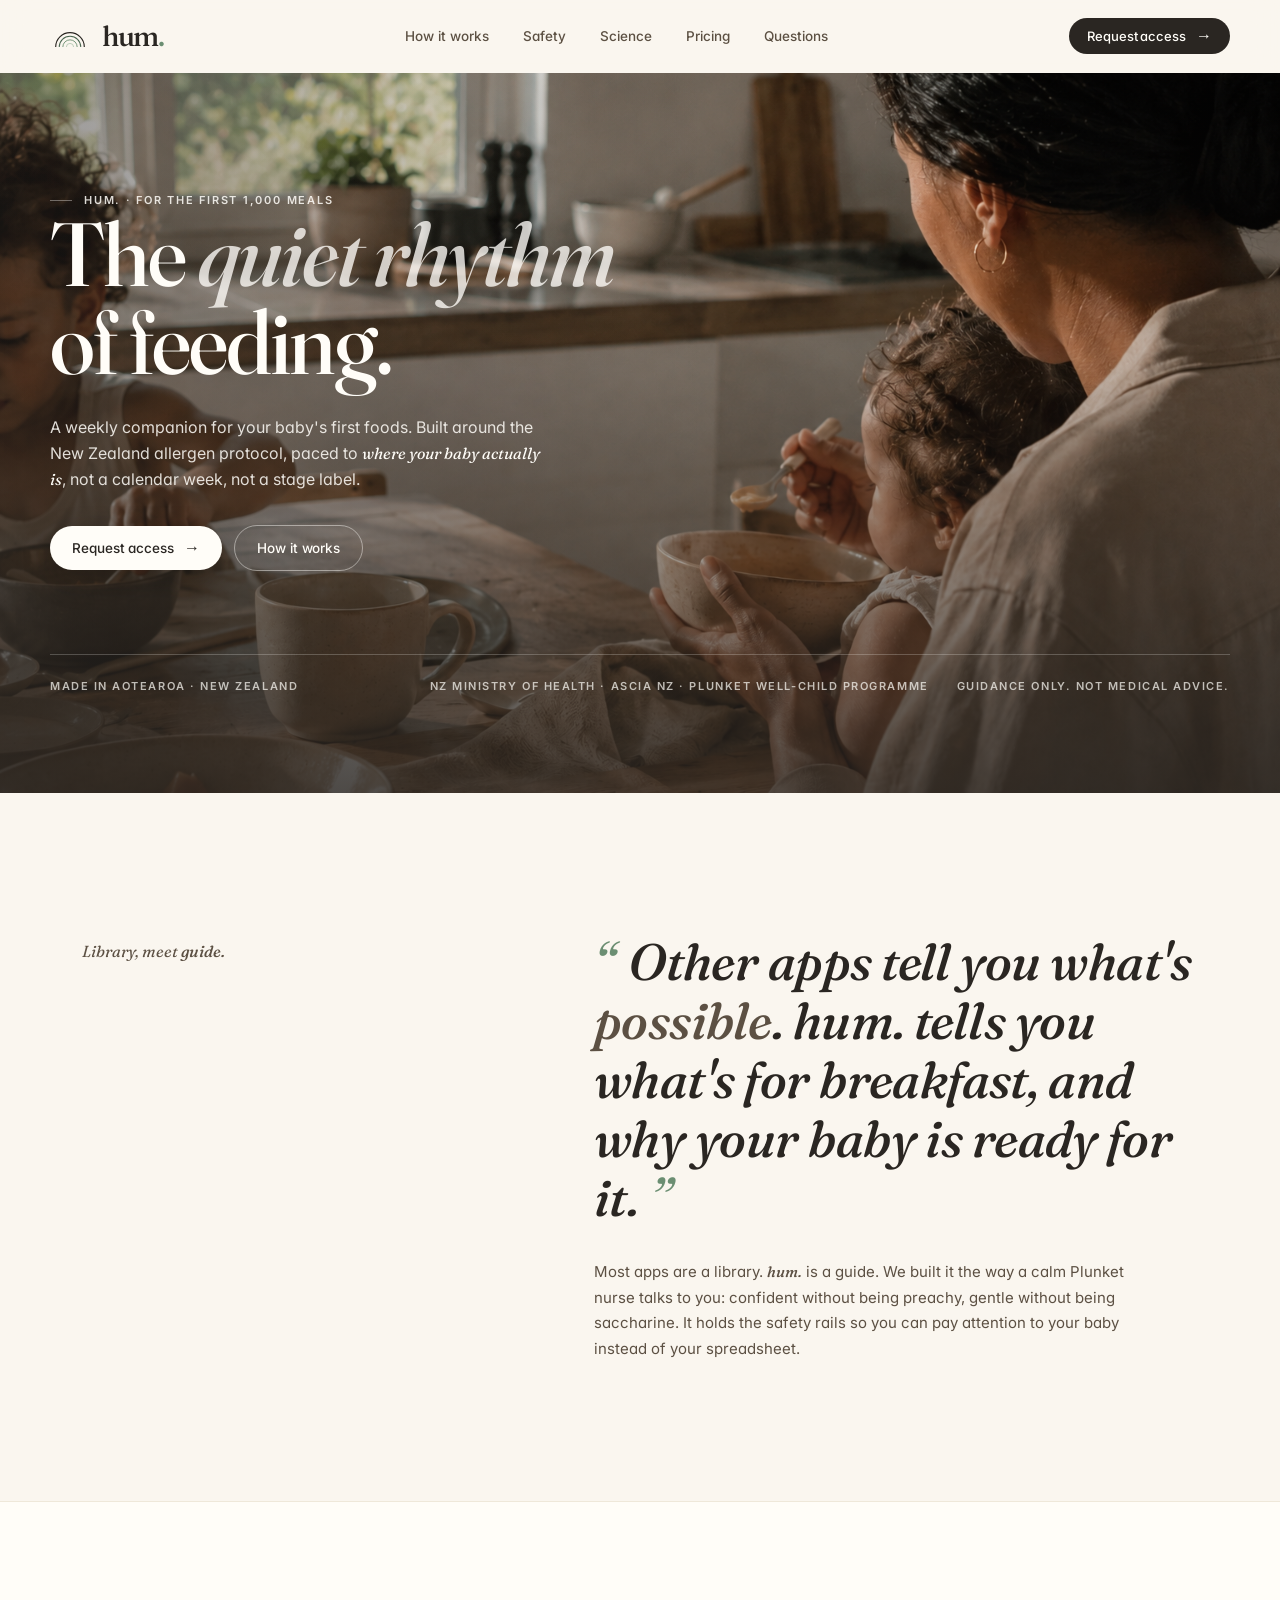
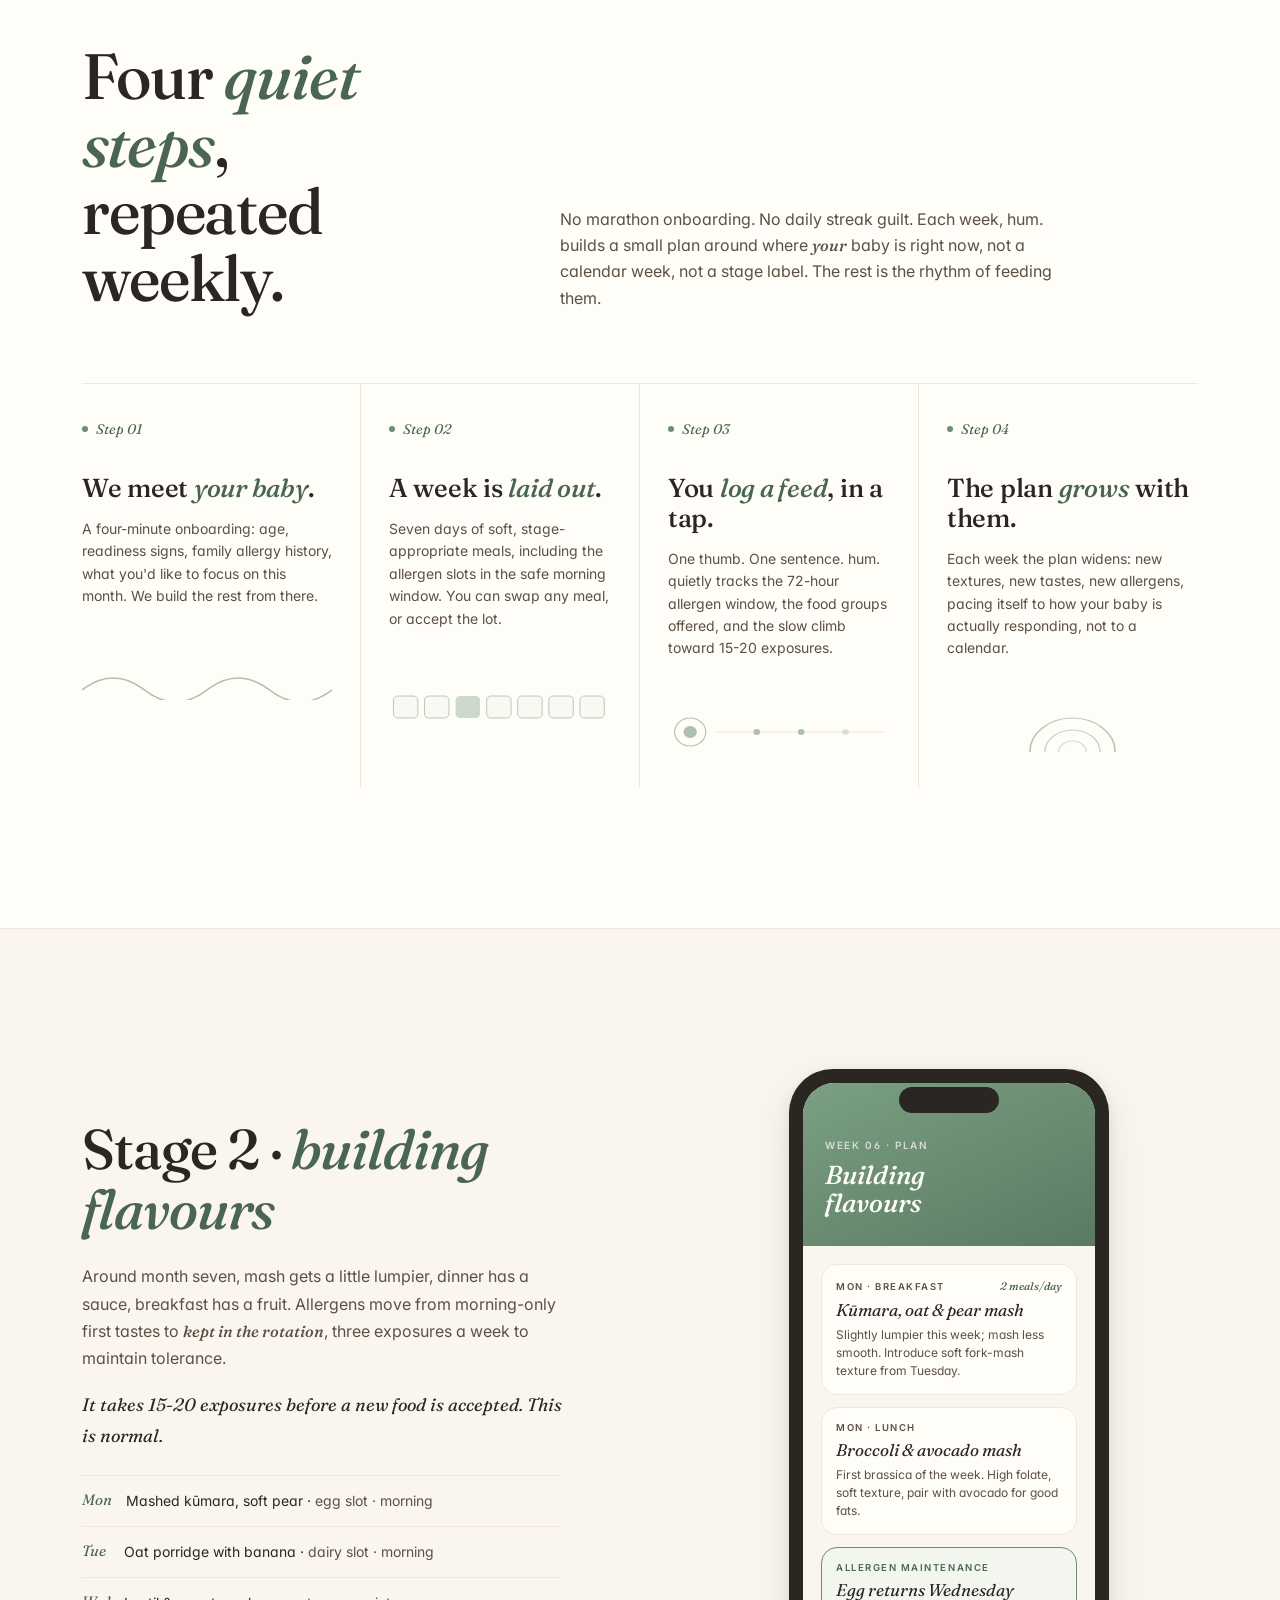
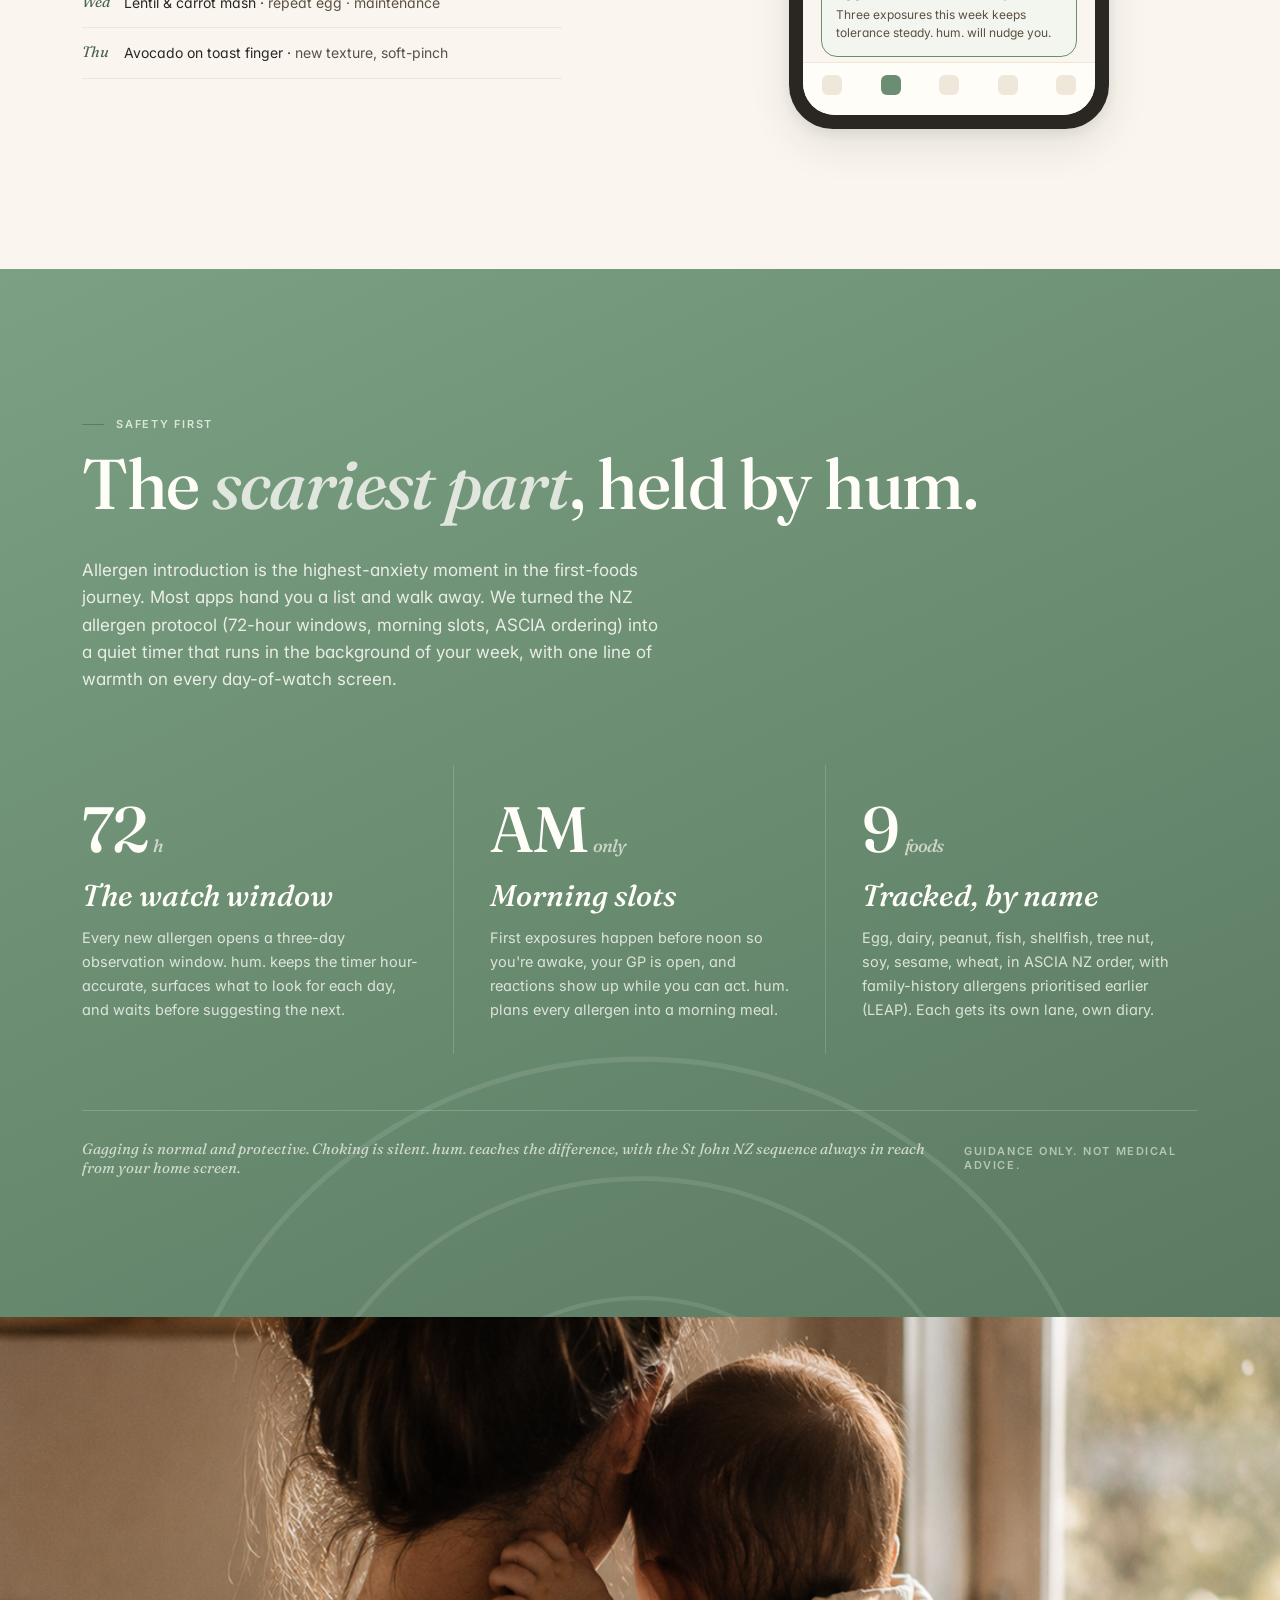
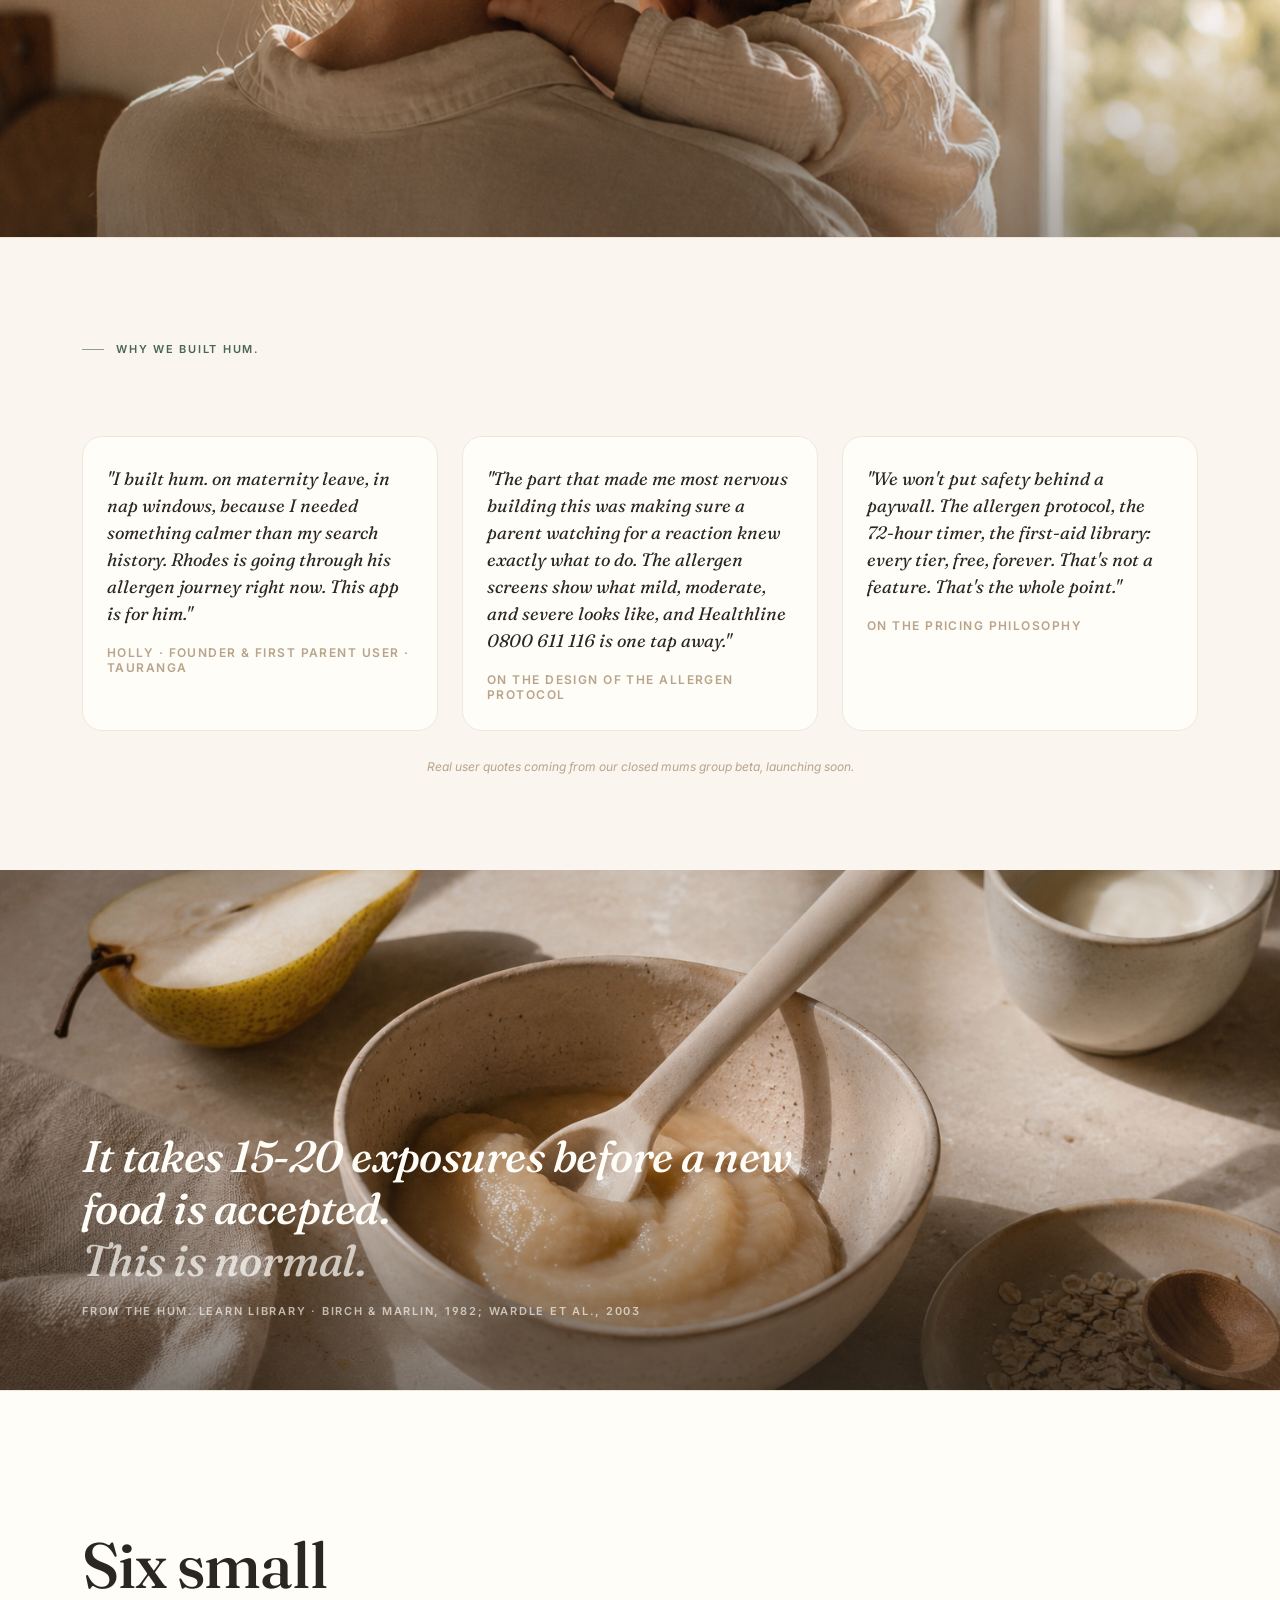
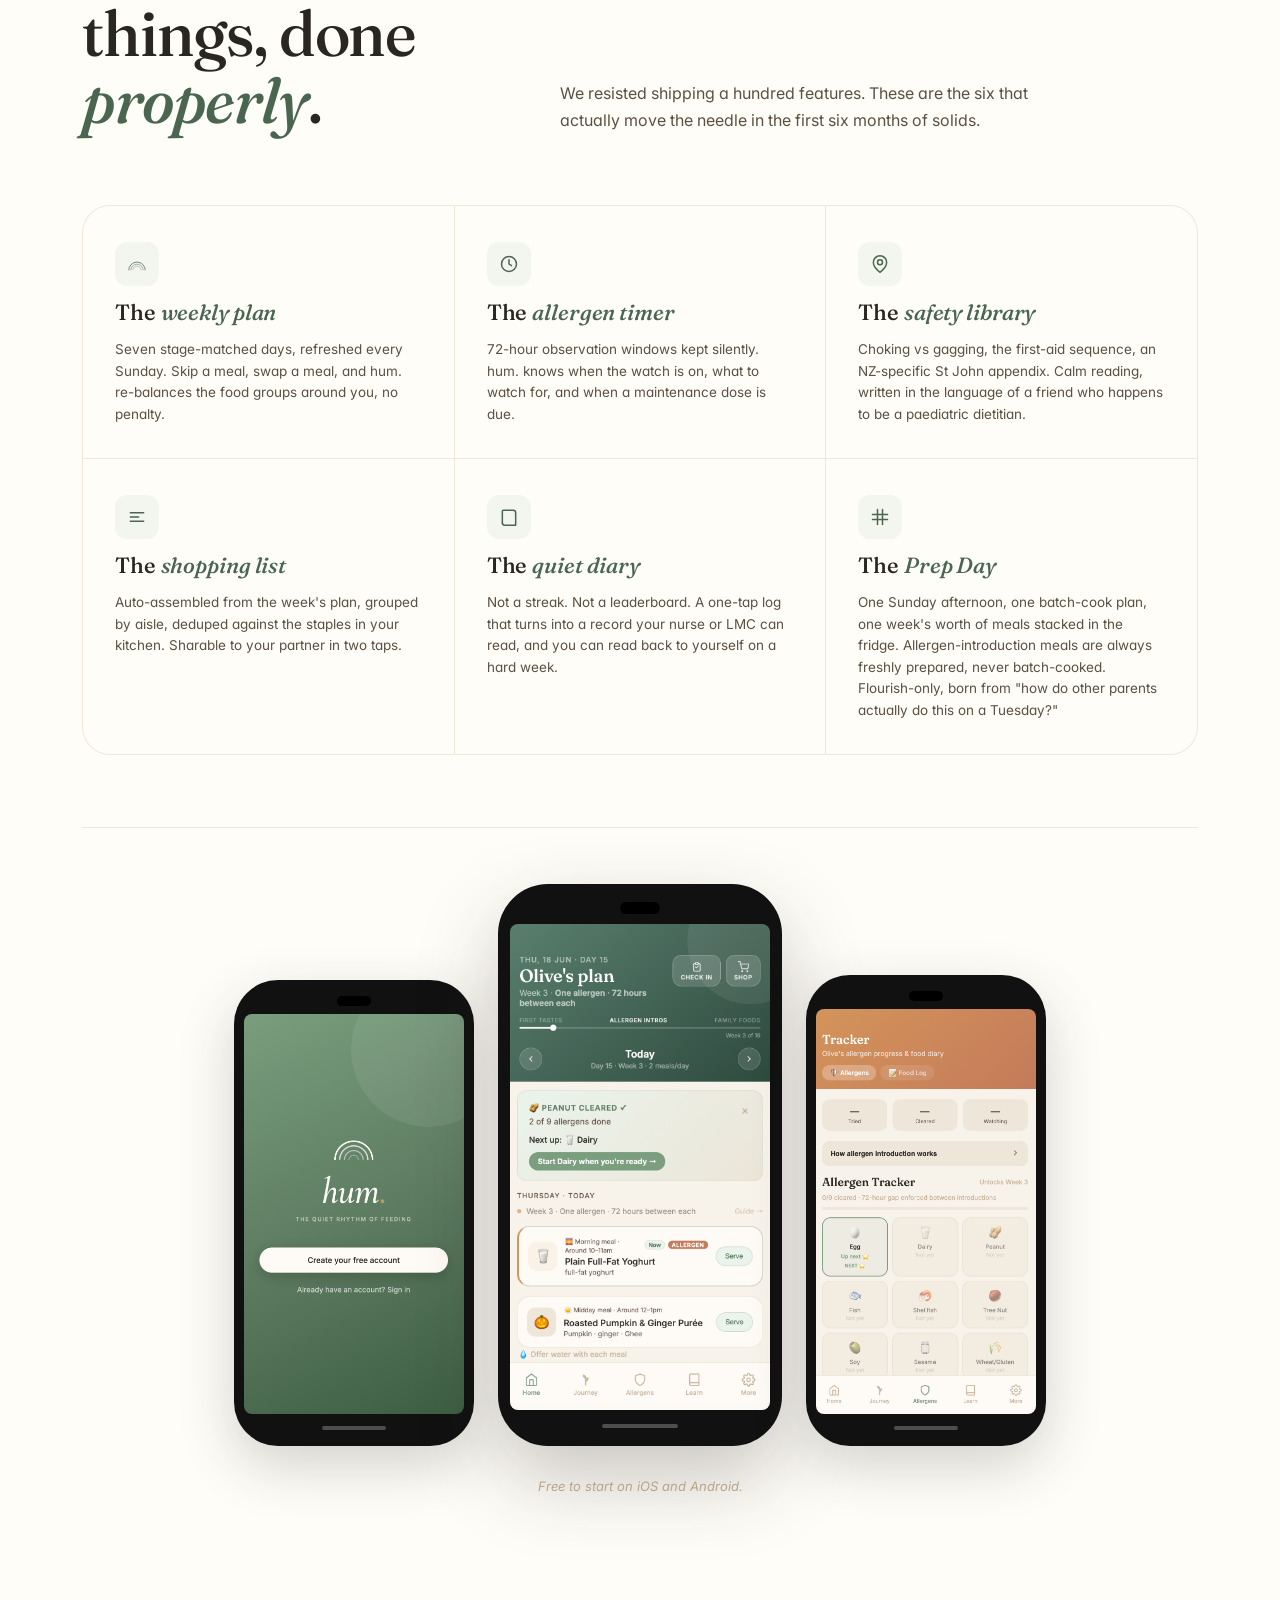
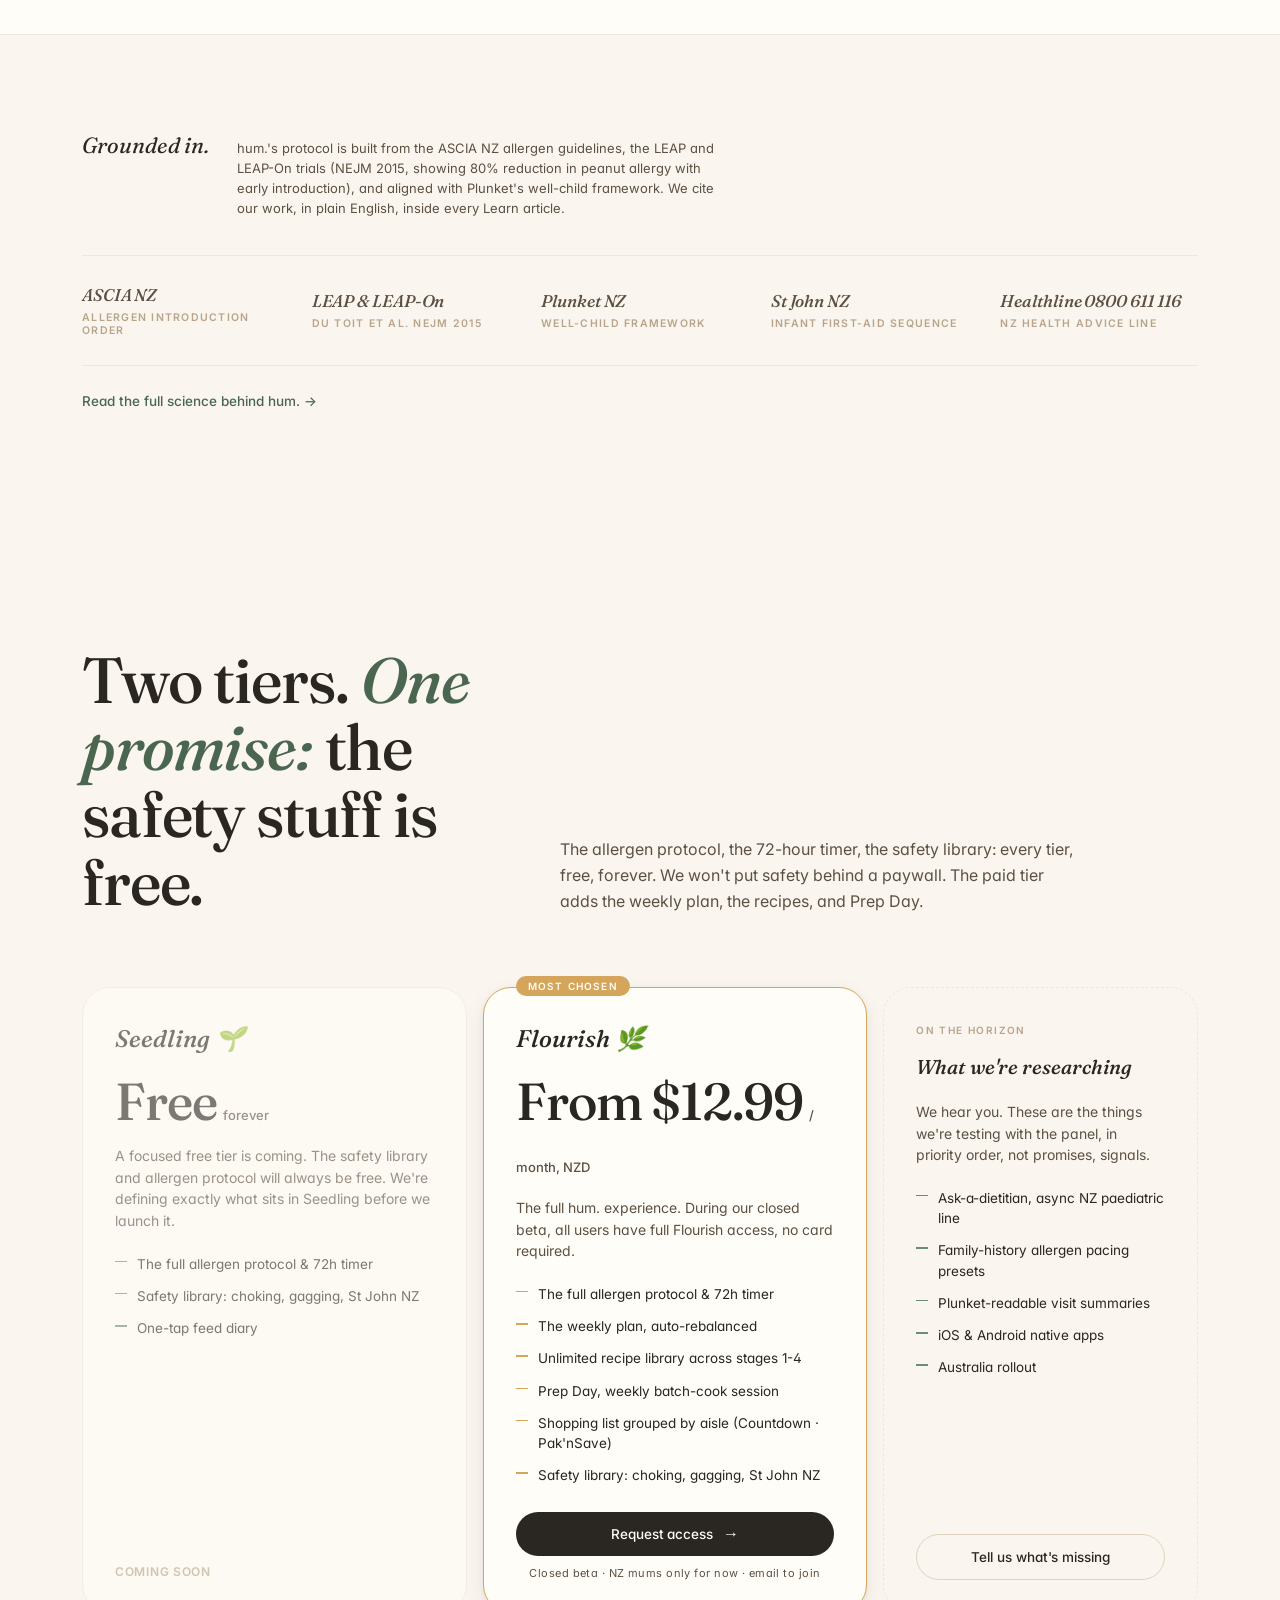
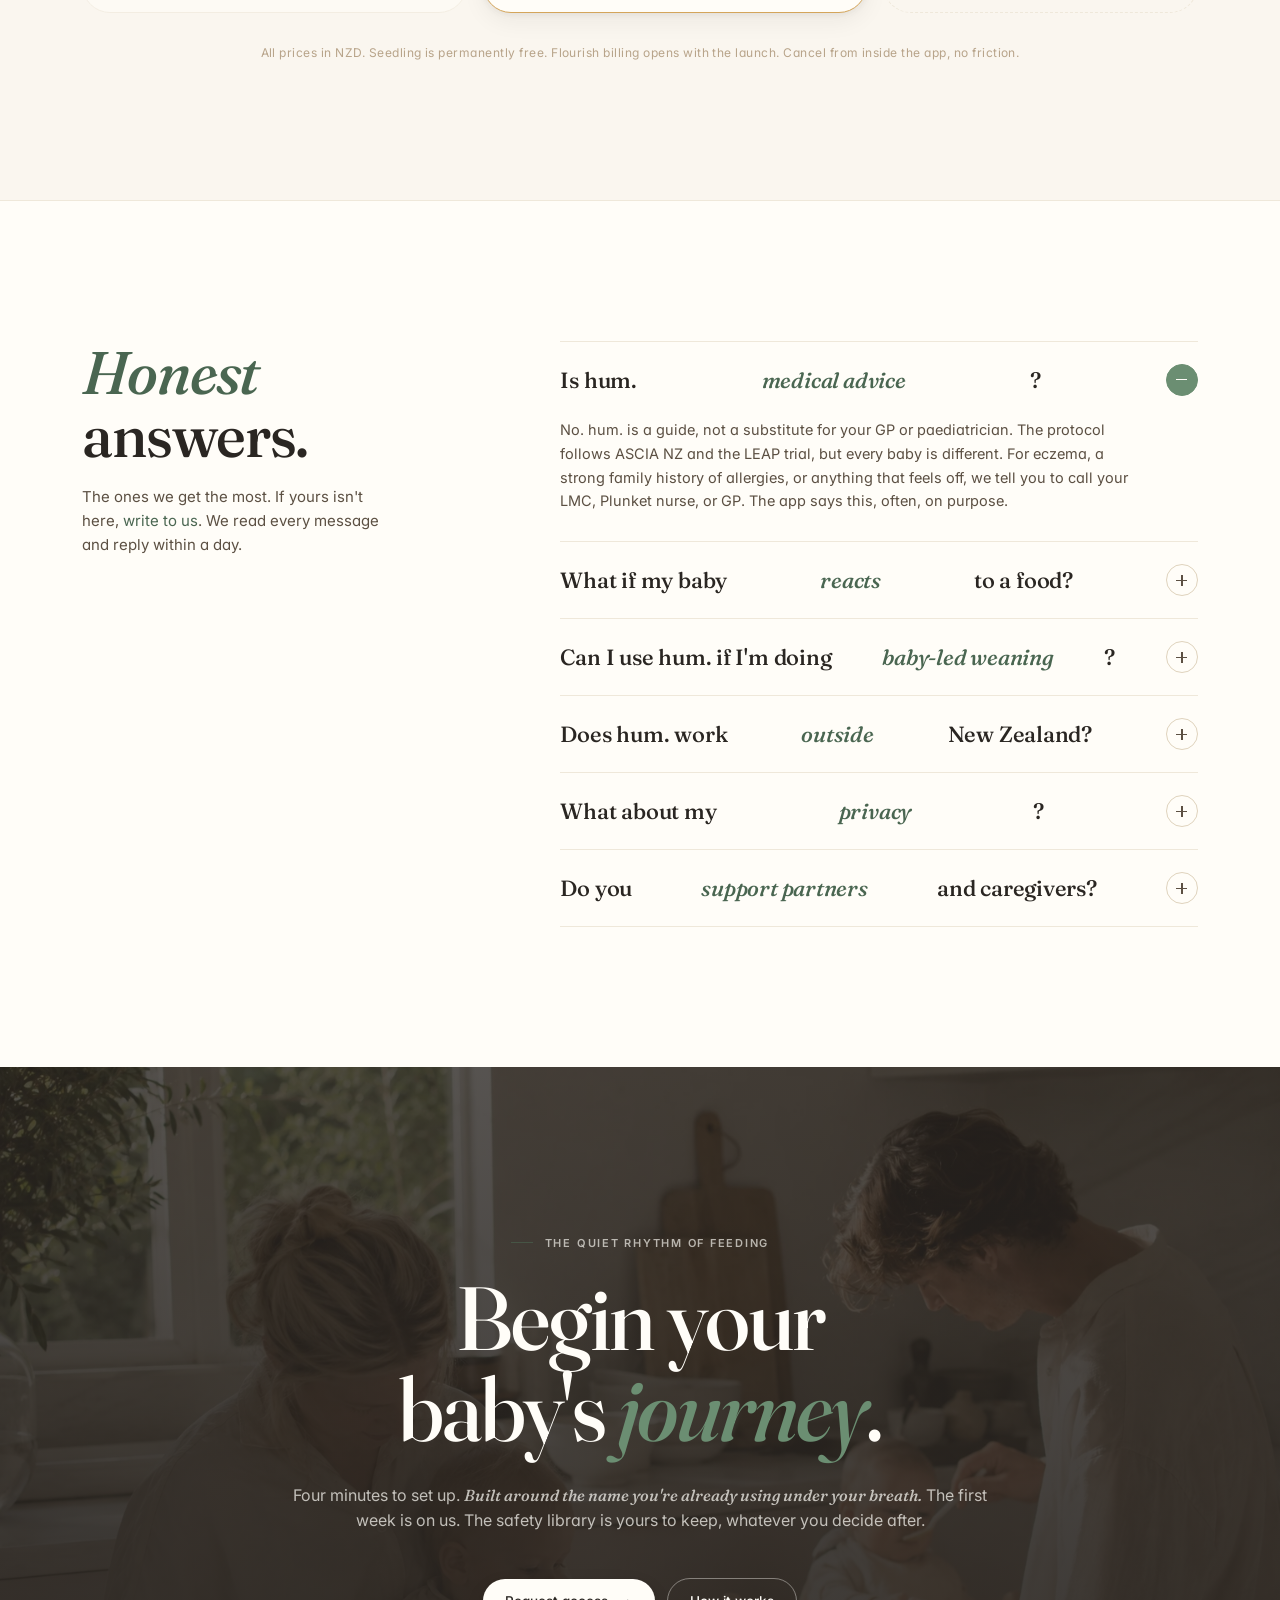
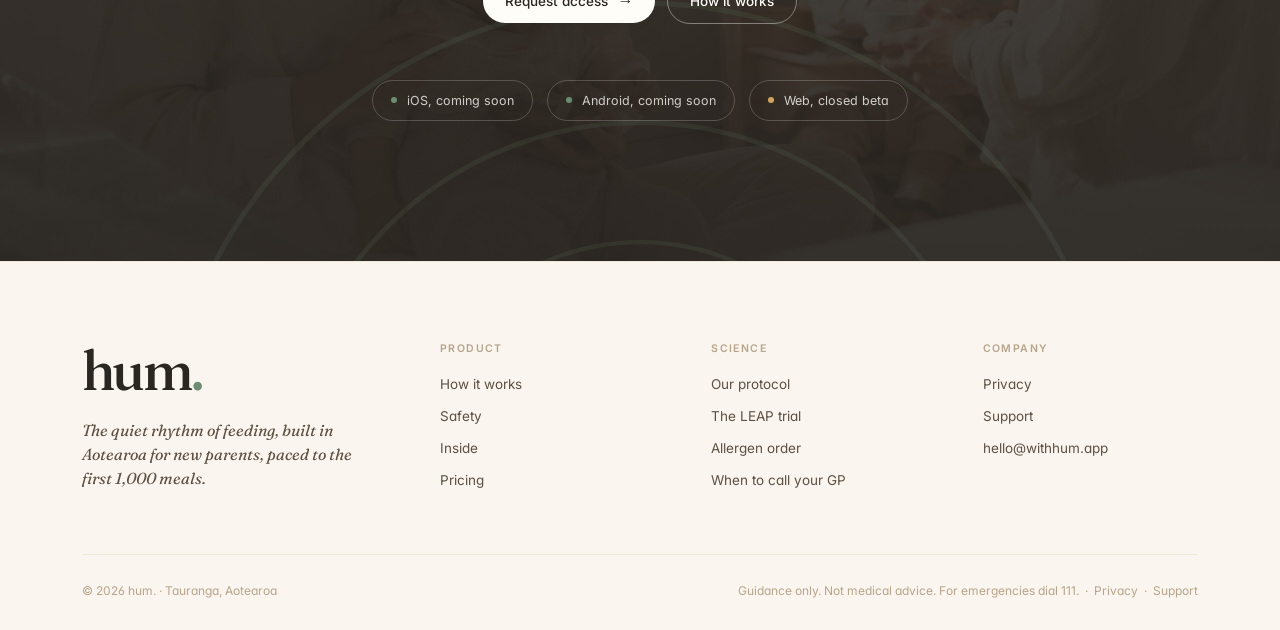
<file: index.html>
﻿<!doctype html>
<html lang="en">
<head>
<meta charset="utf-8"/>
<meta name="viewport" content="width=device-width,initial-scale=1"/>
<title>hum.: the quiet rhythm of feeding</title>
<meta name="description" content="hum. is a quiet, evidence-led companion for your baby's first foods. Built around the NZ allergen protocol, paced to where your baby actually is."/>
<meta property="og:title" content="hum.: the quiet rhythm of feeding"/>
<meta property="og:description" content="Know exactly what to feed them today. The NZ allergen protocol, the 72-hour timer, the safety library, in one quiet app."/>
<meta property="og:url" content="https://withhum.app"/>
<link rel="icon" type="image/svg+xml" href="data:image/svg+xml,%3Csvg xmlns='http://www.w3.org/2000/svg' viewBox='0 0 32 32' fill='none'%3E%3Cpath d='M12 28A4 4 0 0 1 20 28' stroke='%236B8E72' stroke-width='2' stroke-linecap='round'/%3E%3Cpath d='M8 28A8 8 0 0 1 24 28' stroke='%236B8E72' stroke-width='2' stroke-linecap='round'/%3E%3Cpath d='M4 28A12 12 0 0 1 28 28' stroke='%236B8E72' stroke-width='2' stroke-linecap='round'/%3E%3Cpath d='M0 28A16 16 0 0 1 32 28' stroke='%236B8E72' stroke-width='2' stroke-linecap='round'/%3E%3C/svg%3E"/>
<link rel="stylesheet" href="brand.css"/>
<script src="/js/gsap.min.js" defer></script>
<script src="/js/ScrollTrigger.min.js" defer></script>
<style>
  /* ── Page-level overrides ───────────────────────────────────────── */
  html, body { height: auto; min-height: 100%; background: var(--milk); color: var(--ink); }
  body { font-family: var(--font-sans); -webkit-font-smoothing: antialiased; }

  /* Tunable accent — flips via the tweaks panel */
  body { --accent: var(--moss); --accent-dark: var(--moss-dark); --accent-pale: var(--moss-pale); --accent-tint: var(--moss-tint); --grad-accent: var(--grad-moss); }
  body[data-accent="honey"]  { --accent: var(--honey);  --accent-dark: var(--honey-dark); --accent-pale: var(--honey-pale); --accent-tint: #FBF4E2; --grad-accent: var(--grad-honey); }
  body[data-accent="clay"]   { --accent: var(--clay);   --accent-dark: #8E4A33;          --accent-pale: var(--clay-pale);  --accent-tint: #FBEAE0; --grad-accent: var(--grad-clay); }

  /* Density */
  body { --section-y: 140px; --hero-y: 120px; }
  body[data-density="airy"]    { --section-y: 180px; --hero-y: 160px; }
  body[data-density="compact"] { --section-y: 96px;  --hero-y: 88px; }

  a { color: inherit; text-decoration: none; }
  button { font-family: inherit; }
  ::selection { background: var(--accent); color: var(--paper); }

  /* ── Reusable bits ──────────────────────────────────────────────── */
  .wrap { max-width: 1180px; margin: 0 auto; padding: 0 32px; }
  .eyebrow {
    font-size: 11px; font-weight: 600; text-transform: uppercase; letter-spacing: 0.16em;
    color: var(--accent-dark); display: inline-flex; align-items: center; gap: 12px;
  }
  .eyebrow::before {
    content: ""; width: 22px; height: 1px; background: var(--accent-dark); opacity: 0.6;
  }
  .serif-italic { font-family: var(--font-serif); font-style: italic; font-weight: 500; }

  /* The hum. wordmark — used in nav + footer */
  .wm {
    font-family: var(--font-serif); font-weight: 500; letter-spacing: -0.045em;
    font-feature-settings: "ss01"; color: var(--ink); line-height: 1;
  }
  .wm .dot { color: var(--accent); font-style: normal; }
  .wm em { font-style: italic; }

  /* Buttons */
  .btn {
    display: inline-flex; align-items: center; gap: 10px;
    padding: 14px 22px; border-radius: 999px; border: none; cursor: pointer;
    font-size: 13.5px; font-weight: 500; letter-spacing: -0.005em;
    transition: transform .18s ease, background .18s ease, color .18s ease, border-color .18s ease;
  }
  .btn:active { transform: scale(0.97); }
  .btn-dark { background: var(--ink); color: var(--paper); }
  .btn-dark:hover { background: #1c1916; }
  .btn-light { background: var(--paper); color: var(--ink); box-shadow: var(--shadow-md); }
  .btn-light:hover { background: white; }
  .btn-ghost { background: transparent; color: var(--ink); border: 1px solid var(--linen-mid); }
  .btn-ghost:hover { border-color: var(--ink); }
  .btn-on-grad { background: var(--paper); color: var(--ink); box-shadow: 0 10px 30px rgba(0,0,0,0.22); }
  .btn .arrow { font-family: var(--font-serif); font-size: 16px; line-height: 1; transform: translateY(-1px); }

  /* ─── NAV ────────────────────────────────────────────────────────── */
  .nav {
    position: sticky; top: 0; z-index: 50;
    backdrop-filter: blur(14px); -webkit-backdrop-filter: blur(14px);
    background: rgba(250,246,239,0.78);
    border-bottom: 1px solid rgba(239,232,218,0.0);
    transition: border-color .2s;
  }
  .nav.scrolled { border-bottom-color: var(--linen); }
  .nav-row { display: flex; align-items: center; justify-content: space-between; padding: 18px 0; }
  .nav-brand { display: flex; align-items: center; gap: 12px; }
  .nav-brand .wm { font-size: 28px; }
  .nav-links { display: flex; align-items: center; gap: 34px; }
  .nav-links a {
    font-size: 13.5px; color: var(--ink-2); font-weight: 500;
    transition: color .18s;
  }
  .nav-links a:hover { color: var(--ink); }
  .nav-cta { display: flex; align-items: center; gap: 10px; }
  .nav-cta .btn { padding: 10px 18px; font-size: 13px; }

  /* ─── HERO (editorial — default) ─────────────────────────────────── */
  .hero {
    position: relative; padding: var(--hero-y) 0 calc(var(--hero-y) - 16px);
    overflow: hidden;
  }
  .hero-bg {
    position: absolute; inset: 0; pointer-events: none;
    display: flex; align-items: flex-end; justify-content: center;
    opacity: 0.10;
  }
  .hero-bg svg { width: min(1100px, 90vw); height: auto; transform: translateY(20%); }

  .hero-inner { position: relative; }
  .hero-meta { display: flex; align-items: center; justify-content: space-between; margin-bottom: 64px; }
  .hero-meta .stamp {
    font-family: var(--font-serif); font-style: italic; font-size: 14px; color: var(--ink-2);
  }
  .hero-meta .stamp em { color: var(--accent-dark); font-style: italic; }

  .hero-headline {
    font-family: var(--font-serif); font-weight: 500; letter-spacing: -0.025em;
    font-size: clamp(56px, 9vw, 132px); line-height: 0.96; color: var(--ink);
    max-width: 1100px;
  }
  .hero-headline em { font-style: italic; color: var(--accent-dark); }
  .hero-headline .soft { color: var(--ink-2); }

  .hero-sub {
    margin-top: 52px; max-width: 540px;
    font-size: 16.5px; line-height: 1.6; color: var(--ink-2); font-weight: 400;
  }
  .hero-cta { margin-top: 36px; display: flex; gap: 12px; align-items: center; flex-wrap: wrap; }
  .hero-foot {
    margin-top: 96px; display: flex; align-items: center; justify-content: space-between;
    padding-top: 28px; border-top: 1px solid var(--linen);
  }
  .hero-foot small {
    font-size: 11px; letter-spacing: 0.14em; text-transform: uppercase; font-weight: 600; color: var(--ink-2);
  }
  .hero-foot .meta-line {
    display: flex; gap: 28px; align-items: center;
  }

  /* Animated ripple loader (for hero-bg + safety + sections) */
  .ripple-anim { display: inline-block; }
  .ripple-anim circle { transform-origin: center bottom; }

  /* ─── HERO variants ─ hide all, show only the chosen one ─────────── */
  .hero-editorial, .hero-ripple, .hero-phone, .hero-photo { display: none; }
  body[data-hero="editorial"] .hero-editorial,
  body[data-hero="ripple"]    .hero-ripple,
  body[data-hero="phone"]     .hero-phone,
  body[data-hero="photo"]     .hero-photo { display: block; }

  /* Photo hero (variant D) — editorial cover with cropped lifestyle photo */
  .hero-photo { position: relative; min-height: 720px; overflow: hidden; color: var(--paper); }
  .hero-photo .photo-bg {
    position: absolute; inset: 0; background-size: cover; background-position: center 35%;
  }
  .hero-photo .veil {
    position: absolute; inset: 0;
    background:
      linear-gradient(180deg, rgba(42,38,34,0.05) 0%, rgba(42,38,34,0.15) 40%, rgba(42,38,34,0.78) 100%),
      linear-gradient(90deg,  rgba(42,38,34,0.45) 0%, rgba(42,38,34,0.0) 55%);
  }
  .hero-photo .inner {
    position: relative; z-index: 2; padding: var(--hero-y) 0 calc(var(--hero-y) - 20px);
    display: flex; flex-direction: column; justify-content: space-between; min-height: 720px;
  }
  .hero-photo .top { display: flex; justify-content: space-between; align-items: flex-start; }
  .hero-photo .top .stamp {
    font-family: var(--font-serif); font-style: italic; font-size: 14px; color: rgba(255,253,248,0.78);
  }
  .hero-photo .top .stamp em { color: var(--paper); font-style: italic; }
  .hero-photo .top .eyebrow { color: rgba(255,253,248,0.85); }
  .hero-photo .top .eyebrow::before { background: rgba(255,253,248,0.6); }
  .hero-photo h1 {
    font-family: var(--font-serif); font-weight: 500; letter-spacing: -0.022em;
    font-size: clamp(48px, 7vw, 104px); line-height: 0.98; max-width: 900px;
  }
  .hero-photo h1 em { font-style: italic; color: rgba(255,253,248,0.78); }
  .hero-photo .sub {
    margin-top: 28px; font-size: 16px; line-height: 1.65; color: rgba(255,253,248,0.85); max-width: 500px;
  }
  .hero-photo .sub em { color: var(--paper); font-style: italic; font-family: var(--font-serif); }
  .hero-photo .cta { margin-top: 32px; display: flex; gap: 12px; align-items: center; flex-wrap: wrap; }
  .hero-photo .cta .btn-ghost { color: var(--paper); border-color: rgba(255,253,248,0.45); }
  .hero-photo .cta .btn-ghost:hover { border-color: var(--paper); }
  .hero-photo .foot {
    display: flex; justify-content: space-between; align-items: center;
    padding-top: 24px; margin-top: 80px;
    border-top: 1px solid rgba(255,253,248,0.22);
  }
  .hero-photo .foot small {
    font-size: 11px; letter-spacing: 0.14em; text-transform: uppercase; font-weight: 600;
    color: rgba(255,253,248,0.7);
  }
  .hero-photo .foot .meta-line { display: flex; gap: 28px; align-items: center; }

  /* ─── BREATHER ─ full-bleed still-life between Safety and Features ── */
  .breather { position: relative; height: 520px; overflow: hidden; background: var(--ink); }
  .breather .photo-bg {
    position: absolute; inset: 0; background-size: cover; background-position: center;
  }
  .breather .veil {
    position: absolute; inset: 0;
    background: linear-gradient(180deg, rgba(42,38,34,0.1) 0%, rgba(42,38,34,0.0) 50%, rgba(42,38,34,0.55) 100%);
  }
  .breather .content {
    position: relative; z-index: 2; height: 100%;
    display: flex; align-items: flex-end; padding-bottom: 72px;
  }
  .breather .content .wrap { width: 100%; }
  .breather blockquote {
    font-family: var(--font-serif); font-weight: 500; font-style: italic;
    font-size: clamp(28px, 3.5vw, 44px); line-height: 1.18; color: var(--paper);
    letter-spacing: -0.012em; max-width: 760px;
  }
  .breather blockquote em {
    font-style: italic; color: rgba(255,253,248,0.7);
  }
  .breather cite {
    display: block; margin-top: 18px;
    font-family: var(--font-sans); font-style: normal; font-size: 11px;
    text-transform: uppercase; letter-spacing: 0.16em; font-weight: 600;
    color: rgba(255,253,248,0.65);
  }

  /* ─── Final CTA — photo backdrop instead of SVG ripple ─────────────── */
  .final .photo-bg {
    position: absolute; inset: 0; background-size: cover; background-position: center 30%;
    opacity: 0.32;
  }
  .final .photo-veil {
    position: absolute; inset: 0;
    background: linear-gradient(180deg, rgba(42,38,34,0.35) 0%, rgba(42,38,34,0.85) 100%);
  }

  /* Ripple hero (variant B) */
  .hero-ripple { background: var(--grad-accent); color: var(--paper); padding: var(--hero-y) 0; position: relative; overflow: hidden; }
  .hero-ripple .bg-art { position: absolute; inset: 0; opacity: 0.18; display: flex; align-items: flex-end; justify-content: center; pointer-events: none; }
  .hero-ripple .bg-art svg { width: 120%; max-width: 1400px; transform: translateY(28%); }
  .hero-ripple .inner { position: relative; display: grid; grid-template-columns: 1.1fr 1fr; gap: 80px; align-items: center; min-height: 520px; }
  .hero-ripple h1 { font-family: var(--font-serif); font-weight: 500; letter-spacing: -0.022em; font-size: clamp(48px, 6.5vw, 88px); line-height: 1.02; }
  .hero-ripple h1 em { font-style: italic; color: rgba(255,253,248,0.85); }
  .hero-ripple p { font-size: 16px; line-height: 1.65; color: rgba(255,253,248,0.78); margin-top: 28px; max-width: 460px; }
  .hero-ripple .cta { margin-top: 36px; display: flex; gap: 12px; align-items: center; }
  .hero-ripple .cta .btn-ghost { color: var(--paper); border-color: rgba(255,253,248,0.4); }
  .hero-ripple .cta .btn-ghost:hover { border-color: var(--paper); }
  .hero-ripple .mark-stage { display: flex; justify-content: center; align-items: flex-end; }

  /* Phone hero (variant C) */
  .hero-phone { padding: var(--hero-y) 0; position: relative; overflow: hidden; }
  .hero-phone .inner { display: grid; grid-template-columns: 1.05fr 1fr; gap: 80px; align-items: center; }
  .hero-phone h1 { font-family: var(--font-serif); font-weight: 500; letter-spacing: -0.022em; font-size: clamp(48px, 6vw, 80px); line-height: 1.04; color: var(--ink); }
  .hero-phone h1 em { font-style: italic; color: var(--accent-dark); }
  .hero-phone p { font-size: 15.5px; line-height: 1.65; color: var(--ink-2); margin-top: 26px; max-width: 460px; }
  .hero-phone .cta { margin-top: 34px; display: flex; gap: 12px; align-items: center; }

  /* Phone mock */
  .phone {
    width: 320px; height: 660px; border-radius: 44px; background: var(--ink);
    padding: 14px; box-shadow: var(--shadow-lg);
    margin: 0 auto;
    position: relative;
  }
  .phone::before {
    content: ""; position: absolute; top: 18px; left: 50%; transform: translateX(-50%);
    width: 100px; height: 26px; background: var(--ink); border-radius: 999px; z-index: 5;
  }
  .phone-screen {
    width: 100%; height: 100%; background: var(--milk); border-radius: 32px; overflow: hidden;
    display: flex; flex-direction: column;
  }
  .phone-header {
    background: var(--grad-accent); color: var(--paper);
    padding: 56px 22px 28px; position: relative;
  }
  .phone-header .day { font-size: 10px; letter-spacing: 0.16em; text-transform: uppercase; opacity: 0.7; font-weight: 600; }
  .phone-header .h-title { font-family: var(--font-serif); font-style: italic; font-weight: 500; font-size: 26px; margin-top: 10px; line-height: 1.1; }
  .phone-body { padding: 18px; display: flex; flex-direction: column; gap: 12px; flex: 1; overflow: hidden; }
  .phone-card { background: var(--paper); border: 1px solid var(--linen); border-radius: 16px; padding: 14px; }
  .phone-card .label { font-size: 9.5px; letter-spacing: 0.16em; text-transform: uppercase; font-weight: 600; color: var(--ink-2); }
  .phone-card .title { font-family: var(--font-serif); font-style: italic; font-size: 17px; margin-top: 6px; color: var(--ink); }
  .phone-card .sub { font-size: 12px; color: var(--ink-2); margin-top: 6px; line-height: 1.5; }
  .phone-card .row { display: flex; align-items: center; gap: 10px; margin-top: 12px; }
  .phone-card .sw { width: 28px; height: 28px; border-radius: 8px; background: var(--accent-tint); border: 1px solid var(--linen); }
  .phone-nav {
    display: flex; justify-content: space-around; padding: 12px 0 20px; border-top: 1px solid var(--linen);
    background: var(--paper);
  }
  .phone-nav .nb { width: 20px; height: 20px; border-radius: 6px; background: var(--linen-mid); opacity: 0.5; }
  .phone-nav .nb.on { background: var(--accent); opacity: 1; }

  /* ─── PROMISE ───────────────────────────────────────────────────── */
  .promise { padding: var(--section-y) 0; }
  .promise .inner {
    display: grid; grid-template-columns: 1fr 1.4fr; gap: 80px; align-items: start;
  }
  .promise .col-meta { padding-top: 8px; }
  .promise .num {
    font-family: var(--font-serif); font-style: italic; font-weight: 400;
    font-size: 16px; color: var(--ink-2);
  }
  .promise blockquote {
    font-family: var(--font-serif); font-weight: 500; font-style: italic;
    font-size: clamp(34px, 4vw, 52px); line-height: 1.15; letter-spacing: -0.01em;
    color: var(--ink);
  }
  .promise blockquote span { color: var(--ink-2); font-style: italic; }
  .promise blockquote::before { content: "“"; color: var(--accent); margin-right: 4px; }
  .promise blockquote::after  { content: "”"; color: var(--accent); margin-left: 2px; }

  /* ─── HOW IT WORKS ──────────────────────────────────────────────── */
  .how { padding: var(--section-y) 0; background: var(--paper); border-top: 1px solid var(--linen); border-bottom: 1px solid var(--linen); }
  .section-head {
    display: grid; grid-template-columns: 1fr 1.6fr; gap: 80px;
    margin-bottom: 72px; align-items: end;
  }
  .section-head h2 {
    font-family: var(--font-serif); font-weight: 500; letter-spacing: -0.018em;
    font-size: clamp(40px, 5vw, 64px); line-height: 1.05; color: var(--ink);
  }
  .section-head h2 em { font-style: italic; color: var(--accent-dark); }
  .section-head .lead {
    font-size: 16px; line-height: 1.65; color: var(--ink-2); max-width: 520px;
  }
  .how-grid { display: grid; grid-template-columns: repeat(4, 1fr); gap: 0; border-top: 1px solid var(--linen); }
  .how-step { padding: 36px 28px 36px 0; border-right: 1px solid var(--linen); position: relative; }
  .how-step:last-child { border-right: 0; padding-right: 0; }
  .how-step:not(:first-child) { padding-left: 28px; }
  .how-step .step-no {
    font-family: var(--font-serif); font-style: italic; font-size: 14px; color: var(--accent-dark);
    margin-bottom: 36px; display: flex; align-items: center; gap: 8px;
  }
  .how-step .step-no::before {
    content: ""; width: 6px; height: 6px; background: var(--accent); border-radius: 50%;
  }
  .how-step h4 {
    font-family: var(--font-serif); font-weight: 500; font-size: 26px; line-height: 1.15;
    letter-spacing: -0.01em; color: var(--ink); margin-bottom: 14px;
  }
  .how-step h4 em { font-style: italic; color: var(--accent-dark); }
  .how-step p { font-size: 14px; color: var(--ink-2); line-height: 1.6; }
  .how-step .step-art { margin-top: 28px; height: 64px; display: flex; align-items: flex-end; opacity: 0.55; }

  /* ─── SPREAD: week inside hum ──────────────────────────────────── */
  .spread { padding: var(--section-y) 0; }
  .spread .grid {
    display: grid; grid-template-columns: 1.05fr 1fr; gap: 96px; align-items: center;
  }
  .spread h2 {
    font-family: var(--font-serif); font-weight: 500; letter-spacing: -0.018em;
    font-size: clamp(36px, 4.5vw, 56px); line-height: 1.08; color: var(--ink);
    margin-bottom: 24px;
  }
  .spread h2 em { font-style: italic; color: var(--accent-dark); }
  .spread p { font-size: 16px; line-height: 1.7; color: var(--ink-2); margin-bottom: 18px; max-width: 480px; }
  .spread ul { list-style: none; margin-top: 24px; max-width: 480px; }
  .spread ul li {
    padding: 14px 0; display: flex; gap: 14px; align-items: flex-start;
    border-top: 1px solid var(--linen);
  }
  .spread ul li:last-child { border-bottom: 1px solid var(--linen); }
  .spread ul li .b { font-family: var(--font-serif); font-style: italic; color: var(--accent-dark); font-size: 15px; min-width: 28px; }
  .spread ul li .t { font-size: 14px; color: var(--ink); line-height: 1.55; }
  .spread ul li .t span { color: var(--ink-2); }

  /* ─── SAFETY ────────────────────────────────────────────────────── */
  .safety {
    background: var(--grad-accent); color: var(--paper);
    padding: var(--section-y) 0; position: relative; overflow: hidden;
  }
  .safety .bg-art {
    position: absolute; inset: 0; opacity: 0.10; pointer-events: none;
    display: flex; align-items: flex-end; justify-content: center;
  }
  .safety .bg-art svg { width: 1400px; max-width: 130%; transform: translateY(30%); }
  .safety .inner { position: relative; }
  .safety .label {
    color: rgba(255,253,248,0.7); letter-spacing: 0.16em;
  }
  .safety h2 {
    font-family: var(--font-serif); font-weight: 500; letter-spacing: -0.018em;
    font-size: clamp(40px, 5.5vw, 72px); line-height: 1.05; color: var(--paper);
    max-width: 900px; margin: 16px 0 36px;
  }
  .safety h2 em { font-style: italic; color: rgba(255,253,248,0.78); }
  .safety .lede {
    font-size: 17px; line-height: 1.6; color: rgba(255,253,248,0.85);
    max-width: 580px; margin-bottom: 72px;
  }
  .safety-grid { display: grid; grid-template-columns: repeat(3, 1fr); gap: 0; }
  .safety-col {
    padding: 32px 28px 32px 0; border-right: 1px solid rgba(255,253,248,0.16);
  }
  .safety-col:last-child { border-right: 0; }
  .safety-col:not(:first-child) { padding-left: 36px; }
  .safety-col .head {
    font-family: var(--font-serif); font-style: italic; font-weight: 500;
    font-size: 30px; line-height: 1.1; color: var(--paper); margin-bottom: 14px;
  }
  .safety-col .sub { font-size: 14.5px; line-height: 1.65; color: rgba(255,253,248,0.78); }
  .safety-col .big {
    font-family: var(--font-serif); font-weight: 500; font-size: 64px; line-height: 1;
    color: var(--paper); margin-bottom: 18px; letter-spacing: -0.02em;
  }
  .safety-col .big small { font-family: var(--font-serif); font-style: italic; font-size: 18px; color: rgba(255,253,248,0.65); margin-left: 6px; }
  .safety-foot {
    margin-top: 56px; padding-top: 28px; border-top: 1px solid rgba(255,253,248,0.18);
    display: flex; justify-content: space-between; align-items: center; gap: 24px;
    font-family: var(--font-serif); font-style: italic; font-size: 15px; color: rgba(255,253,248,0.7);
  }

  /* ─── FEATURES ──────────────────────────────────────────────────── */
  .features { padding: var(--section-y) 0; background: var(--paper); border-top: 1px solid var(--linen); border-bottom: 1px solid var(--linen); }
  .features-grid {
    display: grid; grid-template-columns: repeat(3, 1fr); gap: 1px;
    background: var(--linen);
    border: 1px solid var(--linen); border-radius: var(--r-xl); overflow: hidden;
  }
  .feature {
    background: var(--paper); padding: 36px 32px 32px;
    display: flex; flex-direction: column; gap: 14px; min-height: 240px;
  }
  .feature .ico {
    width: 44px; height: 44px; border-radius: 12px; background: var(--accent-tint);
    display: flex; align-items: center; justify-content: center;
    color: var(--accent-dark);
  }
  .feature h4 {
    font-family: var(--font-serif); font-weight: 500; font-size: 22px; line-height: 1.15;
    color: var(--ink); letter-spacing: -0.005em;
  }
  .feature h4 em { font-style: italic; color: var(--accent-dark); }
  .feature p { font-size: 13.5px; line-height: 1.6; color: var(--ink-2); }

  /* ─── EVIDENCE ──────────────────────────────────────────────────── */
  .evidence { padding: 96px 0; background: var(--milk); }
  .evidence .head {
    display: flex; align-items: baseline; gap: 28px; margin-bottom: 36px;
  }
  .evidence .head .l { font-family: var(--font-serif); font-style: italic; font-size: 22px; color: var(--ink); }
  .evidence .head .r { font-size: 13px; color: var(--ink-2); max-width: 480px; line-height: 1.55; }
  .evidence-row {
    display: grid; grid-template-columns: repeat(5, 1fr); gap: 32px;
    padding-top: 28px; border-top: 1px solid var(--linen);
    align-items: center;
  }
  .auth {
    font-family: var(--font-serif); font-style: italic; font-weight: 500;
    color: var(--ink-2); font-size: 17px; line-height: 1.25; letter-spacing: -0.005em;
    text-align: left;
  }
  .auth small {
    display: block; font-family: var(--font-sans); font-style: normal; font-size: 10.5px;
    text-transform: uppercase; letter-spacing: 0.12em; font-weight: 600;
    color: var(--ink-3); margin-top: 6px;
  }

  /* ─── PRICING ───────────────────────────────────────────────────── */
  .pricing { padding: var(--section-y) 0; }
  .price-grid { display: grid; grid-template-columns: repeat(3, 1fr); gap: 16px; }
  .tier {
    background: var(--paper); border: 1px solid var(--linen);
    border-radius: var(--r-xl); padding: 36px 32px 32px;
    display: flex; flex-direction: column; gap: 18px;
    position: relative;
  }
  .tier.pop { border-color: var(--accent); box-shadow: var(--shadow-md); }
  .tier.pop::after {
    content: "Most chosen"; position: absolute; top: -12px; left: 32px;
    background: var(--accent); color: var(--paper); padding: 4px 12px;
    border-radius: 999px; font-size: 10px; letter-spacing: 0.12em; text-transform: uppercase; font-weight: 600;
  }
  .tier .name {
    font-family: var(--font-serif); font-style: italic; font-weight: 500;
    font-size: 24px; color: var(--ink);
  }
  .tier .price {
    font-family: var(--font-serif); font-weight: 500; font-size: 52px; line-height: 1;
    color: var(--ink); letter-spacing: -0.02em; margin-top: 4px;
  }
  .tier .price small {
    font-family: var(--font-sans); font-size: 13px; font-weight: 500; color: var(--ink-2);
    letter-spacing: 0; margin-left: 6px;
  }
  .tier .desc { font-size: 14px; color: var(--ink-2); line-height: 1.55; }
  .tier ul { list-style: none; display: flex; flex-direction: column; gap: 12px; margin-top: 4px; flex: 1; }
  .tier ul li {
    font-size: 13.5px; color: var(--ink); line-height: 1.5;
    padding-left: 22px; position: relative;
  }
  .tier ul li::before {
    content: ""; position: absolute; left: 0; top: 7px; width: 12px; height: 1.5px;
    background: var(--accent);
  }
  .tier ul li span { color: var(--ink-2); }
  .tier .cta { margin-top: 8px; }
  .tier .cta .btn { width: 100%; justify-content: center; }

  /* ─── FAQ ───────────────────────────────────────────────────────── */
  .faq { padding: var(--section-y) 0; background: var(--paper); border-top: 1px solid var(--linen); }
  .faq-grid { display: grid; grid-template-columns: 1fr 1.6fr; gap: 80px; align-items: start; }
  .faq h2 {
    font-family: var(--font-serif); font-weight: 500; letter-spacing: -0.018em;
    font-size: clamp(40px, 5vw, 60px); line-height: 1.05;
  }
  .faq h2 em { font-style: italic; color: var(--accent-dark); }
  .faq .lead { font-size: 15px; color: var(--ink-2); margin-top: 18px; line-height: 1.6; max-width: 320px; }
  .faq-list { border-top: 1px solid var(--linen); }
  .faq-item {
    border-bottom: 1px solid var(--linen);
  }
  .faq-item summary {
    list-style: none; cursor: pointer; padding: 22px 0;
    display: flex; align-items: center; justify-content: space-between; gap: 24px;
    font-family: var(--font-serif); font-weight: 500; font-size: 22px; color: var(--ink);
    letter-spacing: -0.01em;
  }
  .faq-item summary::-webkit-details-marker { display: none; }
  .faq-item summary em { font-style: italic; color: var(--accent-dark); }
  .faq-item summary .pm {
    width: 32px; height: 32px; border-radius: 50%; border: 1px solid var(--linen-mid);
    display: flex; align-items: center; justify-content: center;
    transition: transform .25s ease, background .25s ease, border-color .25s ease;
    flex-shrink: 0;
  }
  .faq-item summary .pm::before, .faq-item summary .pm::after {
    content: ""; position: absolute; background: var(--ink-2);
    transition: transform .25s ease, opacity .2s;
  }
  .faq-item summary .pm { position: relative; }
  .faq-item summary .pm::before { width: 11px; height: 1.4px; }
  .faq-item summary .pm::after  { width: 1.4px; height: 11px; }
  .faq-item[open] summary .pm { background: var(--accent); border-color: var(--accent); }
  .faq-item[open] summary .pm::before, .faq-item[open] summary .pm::after { background: var(--paper); }
  .faq-item[open] summary .pm::after { transform: rotate(90deg); opacity: 0; }
  .faq-item .body {
    padding: 0 56px 28px 0; font-size: 14.5px; line-height: 1.65; color: var(--ink-2);
    max-width: 720px;
  }
  .faq-item .body em { color: var(--ink); font-family: var(--font-serif); font-style: italic; }

  /* ─── FINAL CTA ─────────────────────────────────────────────────── */
  .final {
    padding: 160px 0 140px; background: var(--ink); color: var(--paper); position: relative; overflow: hidden;
  }
  .final .bg-art {
    position: absolute; inset: 0; opacity: 0.13; pointer-events: none;
    display: flex; align-items: flex-end; justify-content: center;
  }
  .final .bg-art svg { width: 1400px; max-width: 130%; transform: translateY(30%); }
  .final .inner { position: relative; text-align: center; max-width: 780px; margin: 0 auto; }
  .final h2 {
    font-family: var(--font-serif); font-weight: 500; letter-spacing: -0.022em;
    font-size: clamp(48px, 7vw, 96px); line-height: 1.02; color: var(--paper);
  }
  .final h2 em { font-style: italic; color: var(--accent); }
  .final p { font-size: 16px; line-height: 1.6; color: rgba(255,253,248,0.7); margin-top: 28px; }
  .final .cta { margin-top: 44px; display: flex; gap: 12px; align-items: center; justify-content: center; flex-wrap: wrap; }
  .final .stores { margin-top: 56px; display: flex; gap: 14px; justify-content: center; }
  .store-pill {
    border: 1px solid rgba(255,253,248,0.2); padding: 12px 18px; border-radius: 999px;
    font-size: 12.5px; color: rgba(255,253,248,0.78); display: flex; align-items: center; gap: 10px;
  }
  .store-pill .dot { width: 6px; height: 6px; border-radius: 50%; background: var(--accent); }

  /* ─── FOOTER ────────────────────────────────────────────────────── */
  footer.foot { background: var(--milk); padding: 80px 0 32px; border-top: 1px solid var(--linen); }
  footer .top {
    display: grid; grid-template-columns: 1.4fr 1fr 1fr 1fr; gap: 56px;
    padding-bottom: 64px; border-bottom: 1px solid var(--linen);
  }
  footer .col-brand .wm { font-size: 56px; }
  footer .col-brand p { font-family: var(--font-serif); font-style: italic; font-size: 16px; color: var(--ink-2); margin-top: 20px; max-width: 320px; line-height: 1.5; }
  footer .col h5 {
    font-size: 10.5px; font-weight: 600; text-transform: uppercase; letter-spacing: 0.14em;
    color: var(--ink-3); margin-bottom: 18px;
  }
  footer .col ul { list-style: none; display: flex; flex-direction: column; gap: 12px; }
  footer .col a { font-size: 13.5px; color: var(--ink-2); }
  footer .col a:hover { color: var(--ink); }
  footer .bot {
    padding-top: 28px; display: flex; justify-content: space-between; gap: 24px;
    font-size: 12px; color: var(--ink-3); flex-wrap: wrap;
  }

  /* ─── Placeholder image / surface ──────────────────────────────── */
  .ph {
    background:
      repeating-linear-gradient(135deg,
        rgba(184,164,138,0.16) 0 1px,
        transparent 1px 12px),
      var(--linen);
    border: 1px solid var(--linen-mid);
    border-radius: var(--r-lg);
    color: var(--ink-3);
    font-family: ui-monospace, "SF Mono", Menlo, monospace;
    font-size: 11px;
    letter-spacing: 0.04em;
    display: flex; align-items: flex-end; padding: 14px;
  }

  /* ─── Responsive ───────────────────────────────────────────────── */
  @media (max-width: 980px) {
    .nav-links { display: none; }
    .promise .inner,
    .section-head,
    .spread .grid,
    .faq-grid,
    .hero-ripple .inner,
    .hero-phone .inner { grid-template-columns: 1fr; gap: 32px; }
    .how-grid, .features-grid, .safety-grid, .price-grid, .evidence-row,
    footer .top { grid-template-columns: 1fr 1fr; }
    .how-step, .safety-col { border-right: 0; padding: 28px 0; border-bottom: 1px solid var(--linen); }
    .safety-col { border-bottom: 1px solid rgba(255,253,248,0.16); }
    .features-grid { grid-template-columns: 1fr; }
  }
  @media (max-width: 600px) {
    .wrap { padding: 0 20px; }
    .how-grid, .safety-grid, .price-grid, .evidence-row, footer .top { grid-template-columns: 1fr; }
    .hero-headline { font-size: 56px; }
    .nav-cta .btn-ghost { display: none; }
  }
</style>
</head>
<body data-hero="photo" data-accent="moss" data-density="regular">

<!-- ════════════════════ NAV ════════════════════ -->
<header class="nav" id="nav">
  <div class="wrap nav-row">
    <a href="#top" class="nav-brand">
      <svg width="40" height="22" viewBox="0 0 150 86" fill="none" aria-hidden="true">
        <defs><clipPath id="navmark"><rect x="0" y="0" width="150" height="86"/></clipPath></defs>
        <g clip-path="url(#navmark)">
          <circle cx="75" cy="86" r="56" stroke="currentColor" stroke-width="4.5" fill="none" style="color:var(--ink)"/>
          <circle cx="75" cy="86" r="42" stroke="var(--moss-dark)" stroke-width="4" fill="none"/>
          <circle cx="75" cy="86" r="28" stroke="var(--moss)" stroke-width="3.5" fill="none"/>
          <circle cx="75" cy="86" r="14" stroke="#A8C0AB" stroke-width="3" fill="none"/>
        </g>
      </svg>
      <span class="wm">hum<span class="dot">.</span></span>
    </a>
    <nav class="nav-links">
      <a href="#how">How it works</a>
      <a href="#safety">Safety</a>
      <a href="/science">Science</a>
      <a href="#pricing">Pricing</a>
      <a href="#faq">Questions</a>
    </nav>
    <div class="nav-cta">
      <a href="mailto:hello@withhum.app?subject=hum.%20beta%20access" class="btn btn-dark">Request access <span class="arrow">→</span></a>
    </div>
  </div>
</header>

<!-- ════════════════════ HERO ════════════════════ -->
<section class="hero-photo">
  <div class="photo-bg" style="background-image: url('images/lifestyle-cropped.png');" aria-hidden="true"></div>
  <div class="veil" aria-hidden="true"></div>
  <div class="wrap inner">
    <div class="top">
      <span class="eyebrow">hum. · for the first 1,000 meals</span>
    </div>

    <div>
      <h1>The <em>quiet rhythm</em><br/>of feeding.</h1>
      <p class="sub">A weekly companion for your baby's first foods. Built around the New Zealand allergen protocol, paced to <em>where your baby actually is</em>, not a calendar week, not a stage label.</p>
      <div class="cta">
        <a href="mailto:hello@withhum.app?subject=hum.%20beta%20access" class="btn btn-on-grad">Request access <span class="arrow">→</span></a>
        <a href="#how" class="btn btn-ghost">How it works</a>
      </div>
    </div>

    <div class="foot">
      <small>Made in Aotearoa · New Zealand</small>
      <div class="meta-line">
        <small>NZ Ministry of Health · ASCIA NZ · Plunket well-child programme</small>
        <small>Guidance only. Not medical advice.</small>
      </div>
    </div>
  </div>
</section>

<!-- ════════════════════ PROMISE ════════════════════ -->
<section class="promise">
  <div class="wrap inner">
    <div class="col-meta">
      <div class="num">Library, meet <em class="serif-italic">guide.</em></div>
    </div>
    <div class="col-quote">
      <blockquote>
        Other apps tell you what's <span>possible</span>. hum. tells you what's for breakfast, and why <em class="serif-italic">your</em> baby is ready for it.
      </blockquote>
      <p style="font-size:15px;color:var(--ink-2);line-height:1.7;margin-top:32px;max-width:560px;">
        Most apps are a library. <em class="serif-italic">hum.</em> is a guide. We built it the way a calm Plunket nurse talks to you: confident without being preachy, gentle without being saccharine. It holds the safety rails so you can pay attention to your baby instead of your spreadsheet.
      </p>
    </div>
  </div>
</section>

<!-- ════════════════════ HOW IT WORKS ════════════════════ -->
<section class="how" id="how">
  <div class="wrap">
    <div class="section-head">
      <div>
        <h2>Four <em>quiet steps</em>, repeated weekly.</h2>
      </div>
      <p class="lead">No marathon onboarding. No daily streak guilt. Each week, hum. builds a small plan around where <em class="serif-italic">your</em> baby is right now, not a calendar week, not a stage label. The rest is the rhythm of feeding them.</p>
    </div>

    <div class="how-grid">
      <div class="how-step">
        <div class="step-no">Step 01</div>
        <h4>We meet <em>your baby</em>.</h4>
        <p>A four-minute onboarding: age, readiness signs, family allergy history, what you'd like to focus on this month. We build the rest from there.</p>
        <div class="step-art">
          <svg width="100%" height="40" viewBox="0 0 200 40" preserveAspectRatio="none">
            <path d="M0 30 Q 25 6 50 30 T 100 30 T 150 30 T 200 30" stroke="var(--accent)" stroke-width="1.5" fill="none"/>
          </svg>
        </div>
      </div>
      <div class="how-step">
        <div class="step-no">Step 02</div>
        <h4>A week is <em>laid out</em>.</h4>
        <p>Seven days of soft, stage-appropriate meals, including the allergen slots in the safe morning window. You can swap any meal, or accept the lot.</p>
        <div class="step-art">
          <svg width="100%" height="40" viewBox="0 0 200 40" preserveAspectRatio="none">
            <rect x="4"   y="14" width="22" height="22" rx="4" fill="var(--accent-tint)" stroke="var(--accent)" stroke-width="0.8"/>
            <rect x="32"  y="14" width="22" height="22" rx="4" fill="var(--accent-tint)" stroke="var(--accent)" stroke-width="0.8"/>
            <rect x="60"  y="14" width="22" height="22" rx="4" fill="var(--accent)" opacity="0.6"/>
            <rect x="88"  y="14" width="22" height="22" rx="4" fill="var(--accent-tint)" stroke="var(--accent)" stroke-width="0.8"/>
            <rect x="116" y="14" width="22" height="22" rx="4" fill="var(--accent-tint)" stroke="var(--accent)" stroke-width="0.8"/>
            <rect x="144" y="14" width="22" height="22" rx="4" fill="var(--accent-tint)" stroke="var(--accent)" stroke-width="0.8"/>
            <rect x="172" y="14" width="22" height="22" rx="4" fill="var(--accent-tint)" stroke="var(--accent)" stroke-width="0.8"/>
          </svg>
        </div>
      </div>
      <div class="how-step">
        <div class="step-no">Step 03</div>
        <h4>You <em>log a feed</em>, in a tap.</h4>
        <p>One thumb. One sentence. hum. quietly tracks the 72-hour allergen window, the food groups offered, and the slow climb toward 15-20 exposures.</p>
        <div class="step-art">
          <svg width="100%" height="40" viewBox="0 0 200 40" preserveAspectRatio="none">
            <circle cx="20" cy="20" r="14" fill="none" stroke="var(--accent)" stroke-width="1"/>
            <circle cx="20" cy="20" r="6" fill="var(--accent)"/>
            <line x1="42" y1="20" x2="196" y2="20" stroke="var(--linen-mid)" stroke-width="1"/>
            <circle cx="80" cy="20" r="3" fill="var(--accent)"/>
            <circle cx="120" cy="20" r="3" fill="var(--accent)"/>
            <circle cx="160" cy="20" r="3" fill="var(--accent)" opacity="0.4"/>
          </svg>
        </div>
      </div>
      <div class="how-step">
        <div class="step-no">Step 04</div>
        <h4>The plan <em>grows</em> with them.</h4>
        <p>Each week the plan widens: new textures, new tastes, new allergens, pacing itself to how your baby is actually responding, not to a calendar.</p>
        <div class="step-art">
          <svg width="100%" height="40" viewBox="0 0 200 40" preserveAspectRatio="none">
            <defs><clipPath id="howr"><rect x="0" y="0" width="200" height="40"/></clipPath></defs>
            <g clip-path="url(#howr)">
              <circle cx="100" cy="40" r="34" stroke="var(--accent)" stroke-width="1.2" fill="none" opacity="0.9"/>
              <circle cx="100" cy="40" r="22" stroke="var(--accent)" stroke-width="1.2" fill="none" opacity="0.7"/>
              <circle cx="100" cy="40" r="11" stroke="var(--accent)" stroke-width="1.2" fill="none" opacity="0.5"/>
            </g>
          </svg>
        </div>
      </div>
    </div>
  </div>
</section>

<!-- ════════════════════ SPREAD ════════════════════ -->
<section class="spread">
  <div class="wrap grid">
    <div>
      <h2>Stage 2 · <em>building flavours</em></h2>
      <p>Around month seven, mash gets a little lumpier, dinner has a sauce, breakfast has a fruit. Allergens move from morning-only first tastes to <em class="serif-italic">kept in the rotation</em>, three exposures a week to maintain tolerance.</p>
      <p style="font-family:var(--font-serif);font-style:italic;font-size:18px;color:var(--ink);max-width:480px;">
        It takes 15-20 exposures before a new food is accepted. This is normal.
      </p>
      <ul>
        <li><span class="b">Mon</span><span class="t">Mashed kūmara, soft pear · <span>egg slot · morning</span></span></li>
        <li><span class="b">Tue</span><span class="t">Oat porridge with banana · <span>dairy slot · morning</span></span></li>
        <li><span class="b">Wed</span><span class="t">Lentil & carrot mash · <span>repeat egg · maintenance</span></span></li>
        <li><span class="b">Thu</span><span class="t">Avocado on toast finger · <span>new texture, soft-pinch</span></span></li>
      </ul>
    </div>

    <div class="phone" aria-hidden="true">
      <div class="phone-screen">
        <div class="phone-header" style="background: var(--grad-moss);">
          <div class="day">Week 06 · Plan</div>
          <div class="h-title">Building<br/>flavours</div>
        </div>
        <div class="phone-body" style="background:var(--milk)">
          <div class="phone-card">
            <div style="display:flex;align-items:center;justify-content:space-between">
              <div class="label">Mon · Breakfast</div>
              <div class="serif-italic" style="font-size:11px;color:var(--accent-dark)">2 meals/day</div>
            </div>
            <div class="title">Kūmara, oat &amp; pear mash</div>
            <div class="sub">Slightly lumpier this week; mash less smooth. Introduce soft fork-mash texture from Tuesday.</div>
          </div>
          <div class="phone-card">
            <div class="label">Mon · Lunch</div>
            <div class="title">Broccoli &amp; avocado mash</div>
            <div class="sub">First brassica of the week. High folate, soft texture, pair with avocado for good fats.</div>
          </div>
          <div class="phone-card" style="border-color:var(--accent);background:var(--accent-tint);">
            <div class="label" style="color:var(--accent-dark)">Allergen maintenance</div>
            <div class="title">Egg returns Wednesday</div>
            <div class="sub">Three exposures this week keeps tolerance steady. hum. will nudge you.</div>
          </div>
        </div>
        <div class="phone-nav">
          <div class="nb"></div><div class="nb on"></div><div class="nb"></div><div class="nb"></div><div class="nb"></div>
        </div>
      </div>
    </div>
  </div>
</section>

<!-- ════════════════════ SAFETY ════════════════════ -->
<section class="safety" id="safety">
  <div class="bg-art" aria-hidden="true">
    <svg viewBox="0 0 150 86" fill="none" preserveAspectRatio="xMidYMax meet">
      <defs><clipPath id="sfg"><rect x="0" y="0" width="150" height="86"/></clipPath></defs>
      <g clip-path="url(#sfg)">
        <circle cx="75" cy="86" r="56" stroke="#FFFDF8" stroke-width="0.6" fill="none"/>
        <circle cx="75" cy="86" r="42" stroke="#FFFDF8" stroke-width="0.55" fill="none"/>
        <circle cx="75" cy="86" r="28" stroke="#FFFDF8" stroke-width="0.5" fill="none"/>
      </g>
    </svg>
  </div>
  <div class="wrap inner">
    <span class="eyebrow label" style="color:rgba(255,253,248,0.75)">Safety first</span>
    <h2>The <em>scariest part</em>, held by hum.</h2>
    <p class="lede">
      Allergen introduction is the highest-anxiety moment in the first-foods journey. Most apps hand you a list and walk away. We turned the NZ allergen protocol (72-hour windows, morning slots, ASCIA ordering) into a quiet timer that runs in the background of your week, with one line of warmth on every day-of-watch screen.
    </p>

    <div class="safety-grid">
      <div class="safety-col">
        <div class="big">72<small>h</small></div>
        <div class="head">The watch window</div>
        <div class="sub">Every new allergen opens a three-day observation window. hum. keeps the timer hour-accurate, surfaces what to look for each day, and waits before suggesting the next.</div>
      </div>
      <div class="safety-col">
        <div class="big">AM<small>only</small></div>
        <div class="head">Morning slots</div>
        <div class="sub">First exposures happen before noon so you're awake, your GP is open, and reactions show up while you can act. hum. plans every allergen into a morning meal.</div>
      </div>
      <div class="safety-col">
        <div class="big">9<small>foods</small></div>
        <div class="head">Tracked, by name</div>
        <div class="sub">Egg, dairy, peanut, fish, shellfish, tree nut, soy, sesame, wheat, in ASCIA NZ order, with family-history allergens prioritised earlier (LEAP). Each gets its own lane, own diary.</div>
      </div>
    </div>

    <div class="safety-foot">
      <span>Gagging is normal and protective. Choking is silent. hum. teaches the difference, with the St John NZ sequence always in reach from your home screen.</span>
      <span style="font-family:var(--font-sans);font-style:normal;font-size:11px;letter-spacing:0.14em;text-transform:uppercase;font-weight:600;color:rgba(255,253,248,0.55)">Guidance only. Not medical advice.</span>
    </div>
  </div>
</section>

<!-- ════════════════════ EDITORIAL HUMAN ══════════════════ -->
<section style="position:relative;height:520px;overflow:hidden;background:var(--ink);" aria-hidden="true">
  <div style="position:absolute;inset:0;background-image:url('images/lifestyle-mother-baby-window.png');background-size:cover;background-position:center 35%;"></div>
  <div style="position:absolute;inset:0;background:linear-gradient(180deg,rgba(42,38,34,0.0) 0%,rgba(42,38,34,0.0) 55%,rgba(42,38,34,0.35) 100%);"></div>
</section>

<!-- ════════════════════ TESTIMONIALS ════════════════════ -->
<section style="padding:96px 0;background:var(--milk);border-top:1px solid var(--linen);">
  <div class="wrap">
    <span class="eyebrow" style="margin-bottom:48px;display:inline-flex;">Why we built hum.</span>
    <div style="display:grid;grid-template-columns:repeat(3,1fr);gap:24px;margin-top:32px;">
      <div class="founder-card" style="background:var(--paper);border:1px solid var(--linen);border-radius:20px;padding:28px 24px;">
        <p style="font-family:var(--font-serif);font-style:italic;font-size:18px;line-height:1.5;color:var(--ink);margin-bottom:18px;">"I built hum. on maternity leave, in nap windows, because I needed something calmer than my search history. Rhodes is going through his allergen journey right now. This app is for him."</p>
        <p style="font-size:12px;letter-spacing:0.12em;text-transform:uppercase;font-weight:600;color:var(--ink-3);">Holly · founder &amp; first parent user · Tauranga</p>
      </div>
      <div class="founder-card" style="background:var(--paper);border:1px solid var(--linen);border-radius:20px;padding:28px 24px;">
        <p style="font-family:var(--font-serif);font-style:italic;font-size:18px;line-height:1.5;color:var(--ink);margin-bottom:18px;">"The part that made me most nervous building this was making sure a parent watching for a reaction knew exactly what to do. The allergen screens show what mild, moderate, and severe looks like, and Healthline 0800 611 116 is one tap away."</p>
        <p style="font-size:12px;letter-spacing:0.12em;text-transform:uppercase;font-weight:600;color:var(--ink-3);">On the design of the allergen protocol</p>
      </div>
      <div class="founder-card" style="background:var(--paper);border:1px solid var(--linen);border-radius:20px;padding:28px 24px;">
        <p style="font-family:var(--font-serif);font-style:italic;font-size:18px;line-height:1.5;color:var(--ink);margin-bottom:18px;">"We won't put safety behind a paywall. The allergen protocol, the 72-hour timer, the first-aid library: every tier, free, forever. That's not a feature. That's the whole point."</p>
        <p style="font-size:12px;letter-spacing:0.12em;text-transform:uppercase;font-weight:600;color:var(--ink-3);">On the pricing philosophy</p>
      </div>
    </div>
    <p style="font-size:12px;color:var(--ink-3);text-align:center;margin-top:28px;font-style:italic;">Real user quotes coming from our closed mums group beta, launching soon.</p>
  </div>
</section>

<!-- ════════════════════ BREATHER (still-life pause) ═══════════ -->
<section class="breather" aria-label="A pause between sections">
  <div class="photo-bg" style="background-image: url('images/food-pear-puree.png'); background-position: center center;" aria-hidden="true"></div>
  <div class="veil" aria-hidden="true"></div>
  <div class="content">
    <div class="wrap">
      <blockquote>
        It takes 15-20 exposures before a new food is accepted.<br/>
        <em>This is normal.</em>
      </blockquote>
      <cite>From the hum. Learn library · Birch &amp; Marlin, 1982; Wardle et al., 2003</cite>
    </div>
  </div>
</section>

<!-- ════════════════════ FEATURES ════════════════════ -->
<section class="features" id="features">
  <div class="wrap">
    <div class="section-head">
      <div>
        <h2>Six small things, done <em>properly</em>.</h2>
      </div>
      <p class="lead">We resisted shipping a hundred features. These are the six that actually move the needle in the first six months of solids.</p>
    </div>

    <div class="features-grid">
      <div class="feature">
        <div class="ico">
          <svg width="22" height="14" viewBox="0 0 150 86" fill="none">
            <defs><clipPath id="f1"><rect x="0" y="0" width="150" height="86"/></clipPath></defs>
            <g clip-path="url(#f1)">
              <circle cx="75" cy="86" r="56" stroke="currentColor" stroke-width="5" fill="none"/>
              <circle cx="75" cy="86" r="42" stroke="currentColor" stroke-width="4.5" fill="none" opacity="0.7"/>
              <circle cx="75" cy="86" r="28" stroke="currentColor" stroke-width="4" fill="none" opacity="0.5"/>
            </g>
          </svg>
        </div>
        <h4>The <em>weekly plan</em></h4>
        <p>Seven stage-matched days, refreshed every Sunday. Skip a meal, swap a meal, and hum. re-balances the food groups around you, no penalty.</p>
      </div>
      <div class="feature">
        <div class="ico">
          <svg width="20" height="20" viewBox="0 0 24 24" fill="none" stroke="currentColor" stroke-width="1.8" stroke-linecap="round" stroke-linejoin="round"><circle cx="12" cy="12" r="9"/><path d="M12 7v5l3 2"/></svg>
        </div>
        <h4>The <em>allergen timer</em></h4>
        <p>72-hour observation windows kept silently. hum. knows when the watch is on, what to watch for, and when a maintenance dose is due.</p>
      </div>
      <div class="feature">
        <div class="ico">
          <svg width="20" height="20" viewBox="0 0 24 24" fill="none" stroke="currentColor" stroke-width="1.8" stroke-linecap="round" stroke-linejoin="round"><path d="M12 22s8-6 8-12a8 8 0 1 0-16 0c0 6 8 12 8 12z"/><circle cx="12" cy="10" r="3"/></svg>
        </div>
        <h4>The <em>safety library</em></h4>
        <p>Choking vs gagging, the first-aid sequence, an NZ-specific St John appendix. Calm reading, written in the language of a friend who happens to be a paediatric dietitian.</p>
      </div>
      <div class="feature">
        <div class="ico">
          <svg width="20" height="20" viewBox="0 0 24 24" fill="none" stroke="currentColor" stroke-width="1.8" stroke-linecap="round" stroke-linejoin="round"><path d="M4 7h16M4 12h10M4 17h16"/></svg>
        </div>
        <h4>The <em>shopping list</em></h4>
        <p>Auto-assembled from the week's plan, grouped by aisle, deduped against the staples in your kitchen. Sharable to your partner in two taps.</p>
      </div>
      <div class="feature">
        <div class="ico">
          <svg width="20" height="20" viewBox="0 0 24 24" fill="none" stroke="currentColor" stroke-width="1.8" stroke-linecap="round" stroke-linejoin="round"><path d="M4 19V5a1 1 0 0 1 1-1h12a3 3 0 0 1 3 3v14"/><path d="M4 19a3 3 0 0 0 3 3h13"/></svg>
        </div>
        <h4>The <em>quiet diary</em></h4>
        <p>Not a streak. Not a leaderboard. A one-tap log that turns into a record your nurse or LMC can read, and you can read back to yourself on a hard week.</p>
      </div>
      <div class="feature">
        <div class="ico">
          <svg width="20" height="20" viewBox="0 0 24 24" fill="none" stroke="currentColor" stroke-width="1.8" stroke-linecap="round" stroke-linejoin="round"><path d="M3 9h18M3 15h18M9 3v18M15 3v18"/></svg>
        </div>
        <h4>The <em>Prep Day</em></h4>
        <p>One Sunday afternoon, one batch-cook plan, one week's worth of meals stacked in the fridge. Allergen-introduction meals are always freshly prepared, never batch-cooked. Flourish-only, born from "how do other parents actually do this on a Tuesday?"</p>
      </div>
    </div>

    <div style="margin-top:72px;padding-top:56px;border-top:1px solid var(--linen);text-align:center;">
      <div style="display:flex;justify-content:center;align-items:flex-end;gap:24px;flex-wrap:wrap;">
        <div style="flex:0 0 auto;background:#111;border-radius:44px;padding:10px 10px 14px;box-shadow:0 20px 56px rgba(42,38,34,0.20),0 0 0 1px rgba(255,255,255,0.06);">
          <div style="width:34px;height:10px;background:#000;border-radius:5px;margin:6px auto 8px;"></div>
          <img src="images/screenshot-welcome.png" alt="hum. welcome screen" style="width:220px;border-radius:8px;display:block;">
          <div style="width:64px;height:4px;background:rgba(255,255,255,0.25);border-radius:2px;margin:12px auto 2px;"></div>
        </div>
        <div style="flex:0 0 auto;background:#111;border-radius:50px;padding:12px 12px 16px;box-shadow:0 32px 80px rgba(42,38,34,0.26),0 0 0 1px rgba(255,255,255,0.06);">
          <div style="width:40px;height:12px;background:#000;border-radius:6px;margin:6px auto 10px;"></div>
          <img src="images/screenshothome.png" alt="hum. daily plan screen" style="width:260px;border-radius:8px;display:block;">
          <div style="width:76px;height:4px;background:rgba(255,255,255,0.25);border-radius:2px;margin:14px auto 2px;"></div>
        </div>
        <div style="flex:0 0 auto;background:#111;border-radius:44px;padding:10px 10px 14px;box-shadow:0 20px 56px rgba(42,38,34,0.20),0 0 0 1px rgba(255,255,255,0.06);">
          <div style="width:34px;height:10px;background:#000;border-radius:5px;margin:6px auto 8px;"></div>
          <img src="images/screenshotallergen.png" alt="hum. allergen tracker" style="width:220px;border-radius:8px;display:block;">
          <div style="width:64px;height:4px;background:rgba(255,255,255,0.25);border-radius:2px;margin:12px auto 2px;"></div>
        </div>
      </div>
      <p style="margin-top:32px;font-size:13px;color:var(--ink-3);font-style:italic;">Free to start on iOS and Android.</p>
    </div>
  </div>
</section>

<!-- ════════════════════ EVIDENCE ════════════════════ -->
<section class="evidence">
  <div class="wrap">
    <div class="head">
      <div class="l">Grounded in.</div>
      <div class="r">hum.'s protocol is built from the ASCIA NZ allergen guidelines, the LEAP and LEAP-On trials (NEJM 2015, showing 80% reduction in peanut allergy with early introduction), and aligned with Plunket's well-child framework. We cite our work, in plain English, inside every Learn article.</div>
    </div>
    <div class="evidence-row">
      <div class="auth">ASCIA NZ<small>Allergen introduction order</small></div>
      <div class="auth">LEAP &amp; LEAP-On<small>Du Toit et al. NEJM 2015</small></div>
      <div class="auth">Plunket NZ<small>Well-child framework</small></div>
      <div class="auth">St John NZ<small>Infant first-aid sequence</small></div>
      <div class="auth">Healthline 0800 611 116<small>NZ health advice line</small></div>
    </div>
    <div style="margin-top:28px;padding-top:24px;border-top:1px solid var(--linen);">
      <a href="/science" style="font-size:13.5px;color:var(--accent-dark);font-weight:500;text-decoration:none;">Read the full science behind hum. →</a>
    </div>
  </div>
</section>

<!-- ════════════════════ PRICING ════════════════════ -->
<section class="pricing" id="pricing">
  <div class="wrap">
    <div class="section-head">
      <div>
        <h2>Two tiers. <em>One promise:</em> the safety stuff is free.</h2>
      </div>
      <p class="lead">The allergen protocol, the 72-hour timer, the safety library: every tier, free, forever. We won't put safety behind a paywall. The paid tier adds the weekly plan, the recipes, and Prep Day.</p>
    </div>

    <div class="price-grid" style="grid-template-columns: 1.1fr 1.1fr 0.9fr;">
      <div class="tier" style="opacity:0.6;">
        <div class="name">Seedling 🌱</div>
        <div class="price">Free<small>forever</small></div>
        <div class="desc">A focused free tier is coming. The safety library and allergen protocol will always be free. We're defining exactly what sits in Seedling before we launch it.</div>
        <ul>
          <li>The full allergen protocol &amp; 72h timer</li>
          <li>Safety library: choking, gagging, St John NZ</li>
          <li>One-tap feed diary</li>
        </ul>
        <div class="cta"><span style="font-size:12px;color:var(--ink-3);letter-spacing:0.06em;text-transform:uppercase;font-weight:600;">Coming soon</span></div>
      </div>

      <div class="tier pop" style="--accent: var(--honey); --accent-dark: var(--honey-dark);">
        <div class="name">Flourish 🌿</div>
        <div class="price">From $12.99<small>/ month, NZD</small></div>
        <div class="desc">The full hum. experience. During our closed beta, all users have full Flourish access, no card required.</div>
        <ul>
          <li>The full allergen protocol &amp; 72h timer</li>
          <li>The weekly plan, auto-rebalanced</li>
          <li>Unlimited recipe library across stages 1-4</li>
          <li>Prep Day, weekly batch-cook session</li>
          <li>Shopping list grouped by aisle (Countdown · Pak'nSave)</li>
          <li>Safety library: choking, gagging, St John NZ</li>
        </ul>
        <div class="cta">
          <a href="mailto:hello@withhum.app?subject=hum.%20beta%20access" class="btn btn-dark">Request access <span class="arrow">→</span></a>
          <div style="font-size:11px;color:var(--ink-2);margin-top:10px;letter-spacing:0.04em;text-align:center;">Closed beta · NZ mums only for now · email to join</div>
        </div>
      </div>

      <div class="tier" style="background: var(--milk); border-style: dashed;">
        <span style="font-size:10px;font-weight:600;text-transform:uppercase;letter-spacing:0.14em;color:var(--ink-3);">On the horizon</span>
        <div class="name" style="font-size:20px;">What we're <em class="serif-italic">researching</em></div>
        <div class="desc" style="margin-top:4px;">We hear you. These are the things we're testing with the panel, in priority order, not promises, signals.</div>
        <ul>
          <li>Ask-a-dietitian, async NZ paediatric line</li>
          <li>Family-history allergen pacing presets</li>
          <li>Plunket-readable visit summaries</li>
          <li>iOS &amp; Android native apps</li>
          <li>Australia rollout</li>
        </ul>
        <div class="cta"><a href="mailto:hello@withhum.app?subject=Tell%20us%20what%27s%20missing" class="btn btn-ghost">Tell us what's missing</a></div>
      </div>
    </div>
    <p style="font-size:12px;color:var(--ink-3);text-align:center;margin-top:32px;letter-spacing:0.04em;">
      All prices in NZD. Seedling is permanently free. Flourish billing opens with the launch. Cancel from inside the app, no friction.
    </p>
  </div>
</section>

<!-- ════════════════════ FAQ ════════════════════ -->
<section class="faq" id="faq">
  <div class="wrap faq-grid">
    <div>
      <h2><em>Honest</em><br/>answers.</h2>
      <p class="lead">The ones we get the most. If yours isn't here, <a href="/support" style="color:var(--accent-dark);">write to us</a>. We read every message and reply within a day.</p>
    </div>
    <div class="faq-list">
      <details class="faq-item" open>
        <summary>Is hum. <em>medical advice</em>?<span class="pm"></span></summary>
        <div class="body">
          No. hum. is a guide, not a substitute for your GP or paediatrician. The protocol follows ASCIA NZ and the LEAP trial, but every baby is different. For eczema, a strong family history of allergies, or anything that feels off, we tell you to call your LMC, Plunket nurse, or GP. The app says this, often, on purpose.
        </div>
      </details>
      <details class="faq-item">
        <summary>What if my baby <em>reacts</em> to a food?<span class="pm"></span></summary>
        <div class="body">
          hum. has an in-app reaction log, pauses the introduction of that allergen, and walks you through what mild, moderate, and severe reactions look like, with clear guidance on when to monitor at home, when to call your GP, and when to call 111. Healthline 0800 611 116 is surfaced at every allergen step.
        </div>
      </details>
      <details class="faq-item">
        <summary>Can I use hum. if I'm doing <em>baby-led weaning</em>?<span class="pm"></span></summary>
        <div class="body">
          Yes. The plan and recipes have a BLW lane: soft finger-foods, safe-pinch textures, gagging-vs-choking guidance in every recipe. You can switch lanes at any time without losing your data.
        </div>
      </details>
      <details class="faq-item">
        <summary>Does hum. work <em>outside</em> New Zealand?<span class="pm"></span></summary>
        <div class="body">
          hum. is NZ-first, not NZ-adapted: kūmara not sweet potato, Countdown and Pak'nSave shopping lists, Plunket not AAP, Healthline not 911. The underlying ASCIA/LEAP guidance is broadly applicable across the English-speaking world. Australia and the wider ANZ region are on the roadmap; international parents are welcome, with the proviso that the references and recipes lean Aotearoa.
        </div>
      </details>
      <details class="faq-item">
        <summary>What about my <em>privacy</em>?<span class="pm"></span></summary>
        <div class="body">
          Your data is encrypted at rest and in transit, hosted on AWS in the Asia-Pacific region, and never sold. We don't run ads. You can export your food diary data and delete your account from Settings.
          <a href="/privacy" style="display:inline-block;margin-top:10px;color:var(--accent-dark);font-weight:500;">Read our full privacy policy →</a>
        </div>
      </details>
      <details class="faq-item">
        <summary>Do you <em>support partners</em> and caregivers?<span class="pm"></span></summary>
        <div class="body">
          Partner and caregiver sharing is on the roadmap for Flourish. When it ships, you'll be able to invite a partner, grandparent, or nanny so the diary stays in one place.
        </div>
      </details>
    </div>
  </div>
</section>

<!-- ════════════════════ FINAL CTA ════════════════════ -->
<section class="final" id="start">
  <div class="photo-bg" style="background-image: url('images/lifestyle-faces.webp');" aria-hidden="true"></div>
  <div class="photo-veil" aria-hidden="true"></div>
  <div class="bg-art" aria-hidden="true">
    <svg viewBox="0 0 150 86" fill="none" preserveAspectRatio="xMidYMax meet">
      <defs><clipPath id="fbg"><rect x="0" y="0" width="150" height="86"/></clipPath></defs>
      <g clip-path="url(#fbg)">
        <circle cx="75" cy="86" r="56" stroke="var(--accent)" stroke-width="0.6" fill="none"/>
        <circle cx="75" cy="86" r="42" stroke="var(--accent)" stroke-width="0.55" fill="none"/>
        <circle cx="75" cy="86" r="28" stroke="var(--accent)" stroke-width="0.5" fill="none"/>
        <circle cx="75" cy="86" r="14" stroke="var(--accent)" stroke-width="0.45" fill="none"/>
      </g>
    </svg>
  </div>
  <div class="wrap inner">
    <span class="eyebrow" style="color:rgba(255,253,248,0.65);justify-content:center;display:inline-flex;">The quiet rhythm of feeding</span>
    <h2 style="margin-top:22px">Begin your<br/>baby's <em>journey</em>.</h2>
    <p>Four minutes to set up. <em class="serif-italic">Built around the name you're already using under your breath.</em> The first week is on us. The safety library is yours to keep, whatever you decide after.</p>
    <div class="cta">
      <a href="mailto:hello@withhum.app?subject=hum.%20beta%20access" class="btn btn-light">Request access <span class="arrow">→</span></a>
      <a href="#how" class="btn btn-ghost" style="color:var(--paper);border-color:rgba(255,253,248,0.4);">How it works</a>
    </div>
    <div class="stores">
      <span class="store-pill"><span class="dot"></span>iOS, coming soon</span>
      <span class="store-pill"><span class="dot"></span>Android, coming soon</span>
      <span class="store-pill"><span class="dot" style="background:var(--honey);"></span>Web, closed beta</span>
    </div>
  </div>
</section>

<!-- ════════════════════ FOOTER ════════════════════ -->
<footer class="foot">
  <div class="wrap">
    <div class="top">
      <div class="col-brand">
        <span class="wm">hum<span class="dot">.</span></span>
        <p>The quiet rhythm of feeding, built in Aotearoa for new parents, paced to the first 1,000 meals.</p>
      </div>
      <div class="col">
        <h5>Product</h5>
        <ul>
          <li><a href="#how">How it works</a></li>
          <li><a href="#safety">Safety</a></li>
          <li><a href="#features">Inside</a></li>
          <li><a href="#pricing">Pricing</a></li>
        </ul>
      </div>
      <div class="col">
        <h5>Science</h5>
        <ul>
          <li><a href="/science">Our protocol</a></li>
          <li><a href="/science#leap">The LEAP trial</a></li>
          <li><a href="/science#allergens">Allergen order</a></li>
          <li><a href="/science#safety">When to call your GP</a></li>
        </ul>
      </div>
      <div class="col">
        <h5>Company</h5>
        <ul>
          <li><a href="/privacy">Privacy</a></li>
          <li><a href="/support">Support</a></li>
          <li><a href="mailto:hello@withhum.app">hello@withhum.app</a></li>
        </ul>
      </div>
    </div>
    <div class="bot">
      <span>© 2026 hum. · Tauranga, Aotearoa</span>
      <span>
        Guidance only. Not medical advice. For emergencies dial 111.
        &nbsp;·&nbsp; <a href="/privacy" style="color:inherit;">Privacy</a>
        &nbsp;·&nbsp; <a href="/support" style="color:inherit;">Support</a>
      </span>
    </div>
  </div>
</footer>

<script>
  (function(){
    const nav = document.getElementById('nav');
    const update = () => nav.classList.toggle('scrolled', window.scrollY > 4);
    update(); window.addEventListener('scroll', update, { passive: true });
  })();
</script>
<script>
  window.addEventListener('DOMContentLoaded', function () {
    if (typeof gsap === 'undefined' || typeof ScrollTrigger === 'undefined') return;
    if (window.matchMedia('(prefers-reduced-motion: reduce)').matches) return;

    gsap.registerPlugin(ScrollTrigger);

    function revealGroup(selector, staggerDelay) {
      var els = gsap.utils.toArray(selector);
      if (!els.length) return;
      els.forEach(function (el, i) {
        gsap.from(el, {
          opacity: 0,
          y: 22,
          duration: 0.65,
          delay: staggerDelay ? i * 0.09 : 0,
          ease: 'power2.out',
          scrollTrigger: {
            trigger: el,
            start: 'top 88%',
            once: true,
          },
        });
      });
    }

    // Section headings
    revealGroup('.promise blockquote', false);
    revealGroup('.section-head h2, .section-head .lead', false);
    revealGroup('.spread h2', false);

    // Step cards: stagger across the row
    revealGroup('.how-step', true);

    // Safety stats
    revealGroup('.safety-col', true);

    // Founder quotes
    revealGroup('.founder-card', true);

    // Feature cards
    revealGroup('.feature', true);

    // Evidence authors
    revealGroup('.auth', true);

    // Pricing tiers
    revealGroup('.tier', true);

    // Final CTA block
    revealGroup('.final .inner', false);
  });
</script>
</body>
</html>
</file>
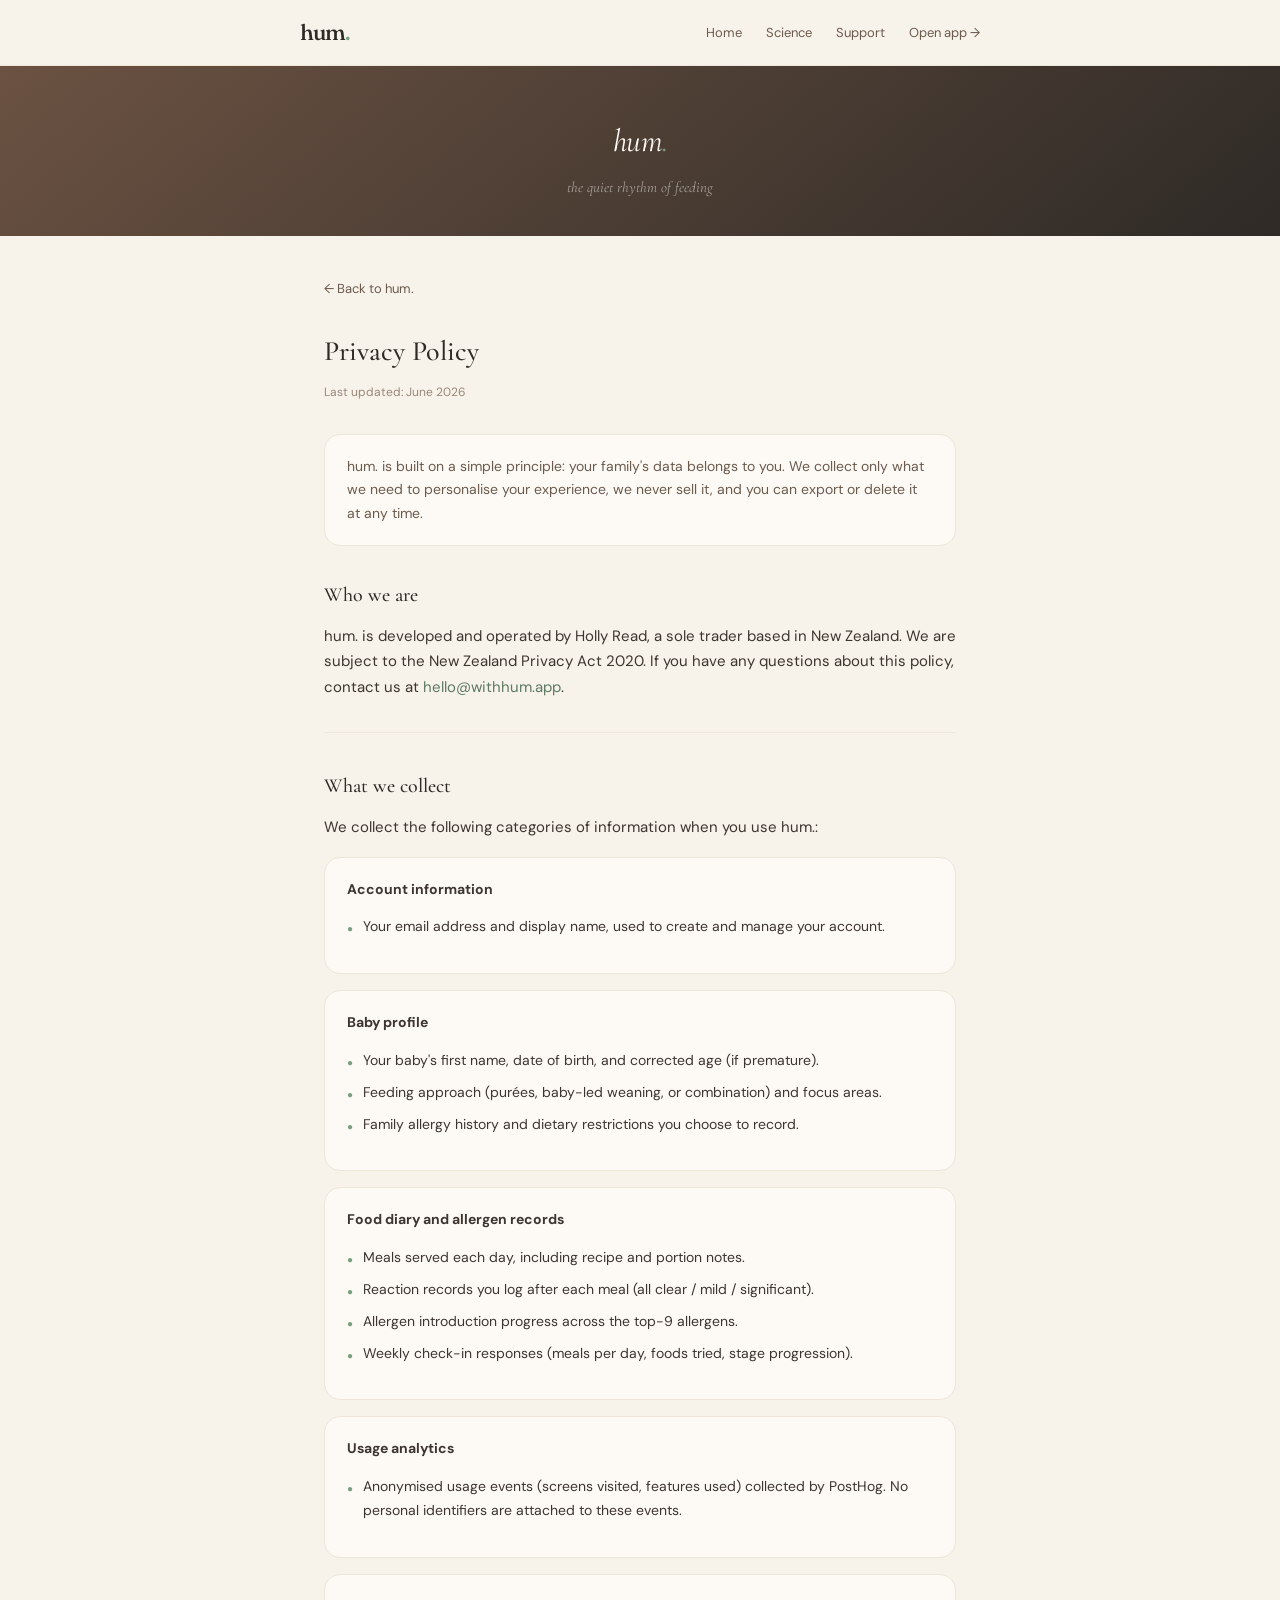
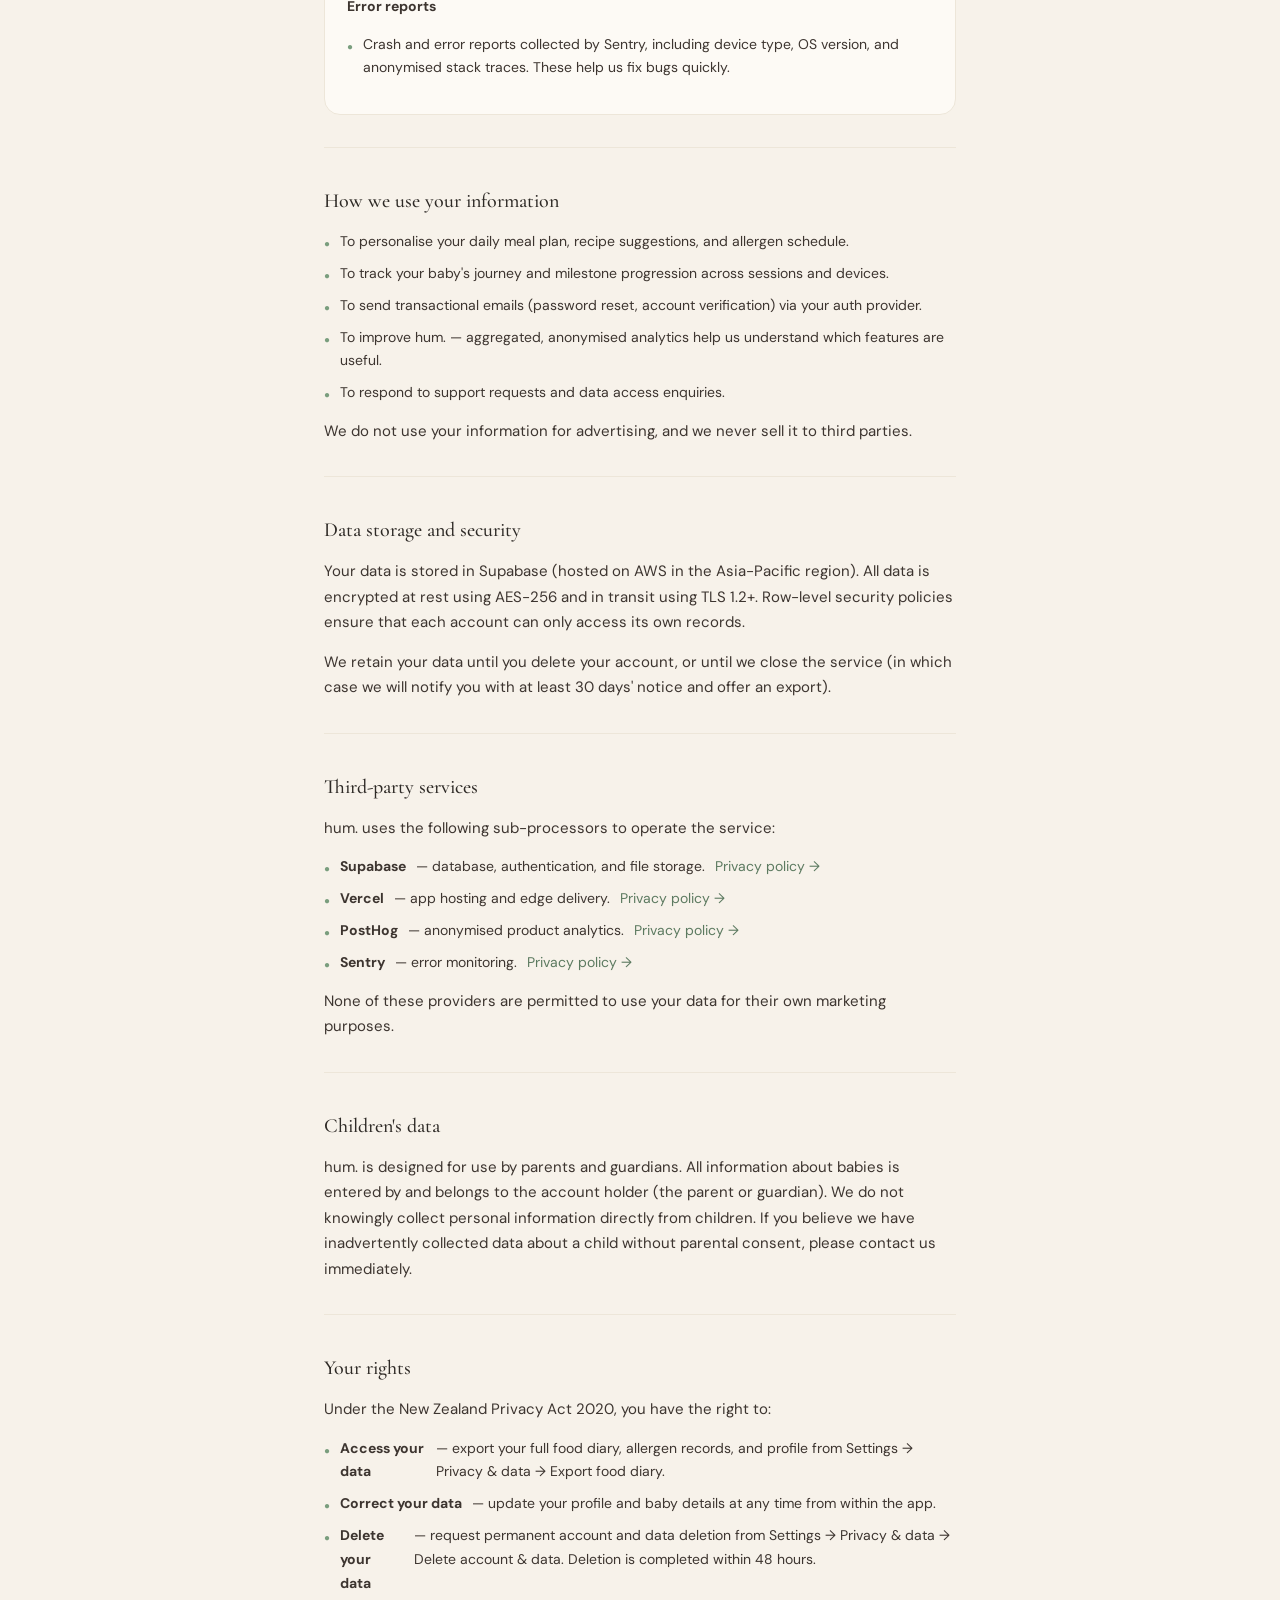
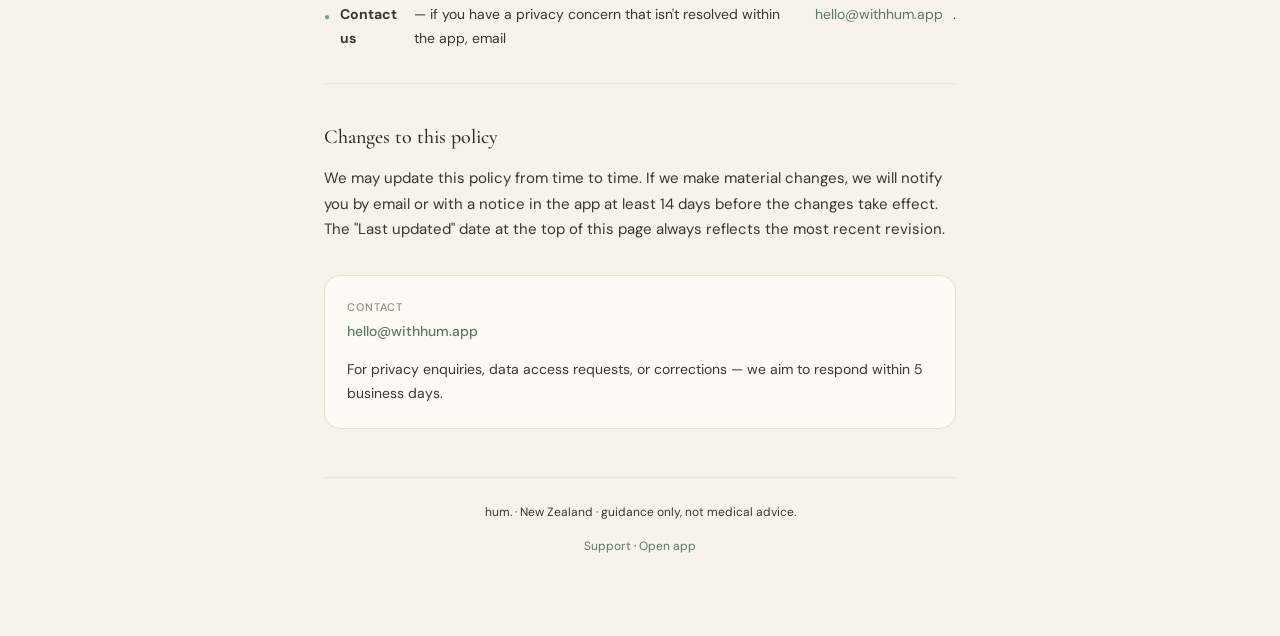
<file: privacy.html>
﻿<!DOCTYPE html>
<html lang="en">
<head>
  <meta charset="UTF-8" />
  <meta name="viewport" content="width=device-width, initial-scale=1.0" />
  <title>Privacy Policy — hum.</title>
  <link rel="preconnect" href="https://fonts.googleapis.com" />
  <link rel="preconnect" href="https://fonts.gstatic.com" crossorigin />
  <link href="https://fonts.googleapis.com/css2?family=Cormorant+Garamond:ital,wght@0,400;0,500;1,400&family=DM+Sans:wght@400;500&family=Fraunces:ital,opsz,wght@0,9..144,500;1,9..144,500&display=swap" rel="stylesheet" />
  <style>
    .site-nav {
      position: sticky; top: 0; z-index: 50;
      background: rgba(247,242,234,0.9);
      backdrop-filter: blur(12px); -webkit-backdrop-filter: blur(12px);
      border-bottom: 1px solid #EDE6D9;
      padding: 0 24px;
    }
    .site-nav-row {
      max-width: 680px; margin: 0 auto;
      display: flex; align-items: center; justify-content: space-between;
      padding: 14px 0;
    }
    .site-nav-brand {
      font-family: 'Fraunces', Georgia, serif; font-weight: 500;
      font-size: 22px; letter-spacing: -0.04em; color: #2E2A26;
      text-decoration: none;
    }
    .site-nav-brand .dot { color: #7A9E7E; }
    .site-nav-links { display: flex; gap: 24px; align-items: center; }
    .site-nav-links a {
      font-size: 13px; color: #6B5B4E; text-decoration: none;
      font-family: 'DM Sans', sans-serif;
    }
    .site-nav-links a:hover { color: #2E2A26; }
  </style>
  <style>
    *, *::before, *::after { box-sizing: border-box; margin: 0; padding: 0; }
    body {
      font-family: 'DM Sans', sans-serif;
      background: #F7F2EA;
      color: #2E2A26;
      line-height: 1.7;
      font-size: 15px;
      padding: 0;
    }
    .header {
      background: linear-gradient(140deg, #6B5242 0%, #2E2A26 100%);
      padding: 48px 24px 36px;
      text-align: center;
    }
    .logo {
      font-family: 'Cormorant Garamond', serif;
      font-style: italic;
      font-size: 32px;
      color: #FDFAF5;
      margin-bottom: 6px;
      letter-spacing: -0.5px;
    }
    .logo span { color: #7A9E7E; }
    .tagline {
      font-family: 'Cormorant Garamond', serif;
      font-style: italic;
      font-size: 15px;
      color: rgba(255,255,255,0.5);
    }
    .container {
      max-width: 680px;
      margin: 0 auto;
      padding: 40px 24px 80px;
    }
    h1 {
      font-family: 'Cormorant Garamond', serif;
      font-size: 28px;
      font-weight: 500;
      color: #2E2A26;
      margin-bottom: 6px;
    }
    .updated {
      font-size: 12px;
      color: #9A8878;
      margin-bottom: 32px;
    }
    .intro {
      background: #FDFAF5;
      border: 1px solid #EDE6D9;
      border-radius: 16px;
      padding: 20px 22px;
      margin-bottom: 32px;
      font-size: 14px;
      color: #6B5B4E;
      line-height: 1.65;
    }
    h2 {
      font-family: 'Cormorant Garamond', serif;
      font-size: 20px;
      font-weight: 500;
      color: #2E2A26;
      margin: 36px 0 12px;
    }
    h2:first-of-type { margin-top: 0; }
    p { margin-bottom: 14px; color: #3D3530; }
    p:last-child { margin-bottom: 0; }
    ul {
      margin: 0 0 14px 0;
      padding-left: 0;
      list-style: none;
    }
    ul li {
      display: flex;
      gap: 10px;
      align-items: flex-start;
      margin-bottom: 8px;
      font-size: 14px;
      color: #3D3530;
    }
    ul li::before {
      content: '●';
      color: #7A9E7E;
      font-size: 10px;
      margin-top: 5px;
      flex-shrink: 0;
    }
    .card {
      background: #FDFAF5;
      border: 1px solid #EDE6D9;
      border-radius: 16px;
      padding: 20px 22px;
      margin: 16px 0;
    }
    .card p, .card ul li { font-size: 14px; }
    .section-divider {
      height: 1px;
      background: #EDE6D9;
      margin: 32px 0;
    }
    a { color: #5C7A60; text-decoration: none; }
    a:hover { text-decoration: underline; }
    .contact-block {
      background: #FDFAF5;
      border: 1px solid #D4E8D5;
      border-radius: 16px;
      padding: 22px;
      margin-top: 32px;
    }
    .contact-block p { font-size: 14px; }
    .contact-block .label {
      font-size: 11px;
      text-transform: uppercase;
      letter-spacing: 0.08em;
      color: #9A8878;
      font-weight: 500;
      margin-bottom: 4px;
    }
    .email { font-size: 16px; font-weight: 500; color: #5C7A60; }
    .footer {
      text-align: center;
      font-size: 12px;
      color: #9A8878;
      margin-top: 48px;
      padding-top: 24px;
      border-top: 1px solid #EDE6D9;
    }
    .back-link {
      display: inline-flex;
      align-items: center;
      gap: 6px;
      font-size: 13px;
      color: #6B5B4E;
      margin-bottom: 28px;
    }
  </style>
</head>
<body>

<nav class="site-nav">
  <div class="site-nav-row">
    <a href="/" class="site-nav-brand">hum<span class="dot">.</span></a>
    <div class="site-nav-links">
      <a href="/">Home</a>
      <a href="/science">Science</a>
      <a href="/support">Support</a>
      <a href="mailto:hello@withhum.app?subject=hum.%20beta%20access">Open app →</a>
    </div>
  </div>
</nav>

  <div class="header">
    <div class="logo">hum<span>.</span></div>
    <div class="tagline">the quiet rhythm of feeding</div>
  </div>

  <div class="container">
    <a class="back-link" href="/">← Back to hum.</a>

    <h1>Privacy Policy</h1>
    <p class="updated">Last updated: June 2026</p>

    <div class="intro">
      hum. is built on a simple principle: your family's data belongs to you. We collect only what we need to personalise your experience, we never sell it, and you can export or delete it at any time.
    </div>

    <h2>Who we are</h2>
    <p>
      hum. is developed and operated by Holly Read, a sole trader based in New Zealand. We are subject to the New Zealand Privacy Act 2020. If you have any questions about this policy, contact us at <a href="mailto:hello@withhum.app">hello@withhum.app</a>.
    </p>

    <div class="section-divider"></div>

    <h2>What we collect</h2>

    <p>We collect the following categories of information when you use hum.:</p>

    <div class="card">
      <p><strong>Account information</strong></p>
      <ul>
        <li>Your email address and display name, used to create and manage your account.</li>
      </ul>
    </div>

    <div class="card">
      <p><strong>Baby profile</strong></p>
      <ul>
        <li>Your baby's first name, date of birth, and corrected age (if premature).</li>
        <li>Feeding approach (purées, baby-led weaning, or combination) and focus areas.</li>
        <li>Family allergy history and dietary restrictions you choose to record.</li>
      </ul>
    </div>

    <div class="card">
      <p><strong>Food diary and allergen records</strong></p>
      <ul>
        <li>Meals served each day, including recipe and portion notes.</li>
        <li>Reaction records you log after each meal (all clear / mild / significant).</li>
        <li>Allergen introduction progress across the top-9 allergens.</li>
        <li>Weekly check-in responses (meals per day, foods tried, stage progression).</li>
      </ul>
    </div>

    <div class="card">
      <p><strong>Usage analytics</strong></p>
      <ul>
        <li>Anonymised usage events (screens visited, features used) collected by PostHog. No personal identifiers are attached to these events.</li>
      </ul>
    </div>

    <div class="card">
      <p><strong>Error reports</strong></p>
      <ul>
        <li>Crash and error reports collected by Sentry, including device type, OS version, and anonymised stack traces. These help us fix bugs quickly.</li>
      </ul>
    </div>

    <div class="section-divider"></div>

    <h2>How we use your information</h2>
    <ul>
      <li>To personalise your daily meal plan, recipe suggestions, and allergen schedule.</li>
      <li>To track your baby's journey and milestone progression across sessions and devices.</li>
      <li>To send transactional emails (password reset, account verification) via your auth provider.</li>
      <li>To improve hum. — aggregated, anonymised analytics help us understand which features are useful.</li>
      <li>To respond to support requests and data access enquiries.</li>
    </ul>
    <p>We do not use your information for advertising, and we never sell it to third parties.</p>

    <div class="section-divider"></div>

    <h2>Data storage and security</h2>
    <p>
      Your data is stored in Supabase (hosted on AWS in the Asia-Pacific region). All data is encrypted at rest using AES-256 and in transit using TLS 1.2+. Row-level security policies ensure that each account can only access its own records.
    </p>
    <p>
      We retain your data until you delete your account, or until we close the service (in which case we will notify you with at least 30 days' notice and offer an export).
    </p>

    <div class="section-divider"></div>

    <h2>Third-party services</h2>
    <p>hum. uses the following sub-processors to operate the service:</p>
    <ul>
      <li><strong>Supabase</strong> — database, authentication, and file storage. <a href="https://supabase.com/privacy" target="_blank" rel="noopener">Privacy policy →</a></li>
      <li><strong>Vercel</strong> — app hosting and edge delivery. <a href="https://vercel.com/legal/privacy-policy" target="_blank" rel="noopener">Privacy policy →</a></li>
      <li><strong>PostHog</strong> — anonymised product analytics. <a href="https://posthog.com/privacy" target="_blank" rel="noopener">Privacy policy →</a></li>
      <li><strong>Sentry</strong> — error monitoring. <a href="https://sentry.io/privacy/" target="_blank" rel="noopener">Privacy policy →</a></li>
    </ul>
    <p>None of these providers are permitted to use your data for their own marketing purposes.</p>

    <div class="section-divider"></div>

    <h2>Children's data</h2>
    <p>
      hum. is designed for use by parents and guardians. All information about babies is entered by and belongs to the account holder (the parent or guardian). We do not knowingly collect personal information directly from children. If you believe we have inadvertently collected data about a child without parental consent, please contact us immediately.
    </p>

    <div class="section-divider"></div>

    <h2>Your rights</h2>
    <p>Under the New Zealand Privacy Act 2020, you have the right to:</p>
    <ul>
      <li><strong>Access your data</strong> — export your full food diary, allergen records, and profile from Settings → Privacy &amp; data → Export food diary.</li>
      <li><strong>Correct your data</strong> — update your profile and baby details at any time from within the app.</li>
      <li><strong>Delete your data</strong> — request permanent account and data deletion from Settings → Privacy &amp; data → Delete account &amp; data. Deletion is completed within 48 hours.</li>
      <li><strong>Contact us</strong> — if you have a privacy concern that isn't resolved within the app, email <a href="mailto:hello@withhum.app">hello@withhum.app</a>.</li>
    </ul>

    <div class="section-divider"></div>

    <h2>Changes to this policy</h2>
    <p>
      We may update this policy from time to time. If we make material changes, we will notify you by email or with a notice in the app at least 14 days before the changes take effect. The "Last updated" date at the top of this page always reflects the most recent revision.
    </p>

    <div class="contact-block">
      <p class="label">Contact</p>
      <p class="email"><a href="mailto:hello@withhum.app">hello@withhum.app</a></p>
      <p style="margin-top: 8px;">For privacy enquiries, data access requests, or corrections — we aim to respond within 5 business days.</p>
    </div>

    <div class="footer">
      <p>hum. · New Zealand · guidance only, not medical advice.</p>
      <p style="margin-top: 4px;"><a href="/support">Support</a> · <a href="mailto:hello@withhum.app?subject=hum.%20beta%20access">Open app</a></p>
    </div>
  </div>

</body>
</html>
</file>
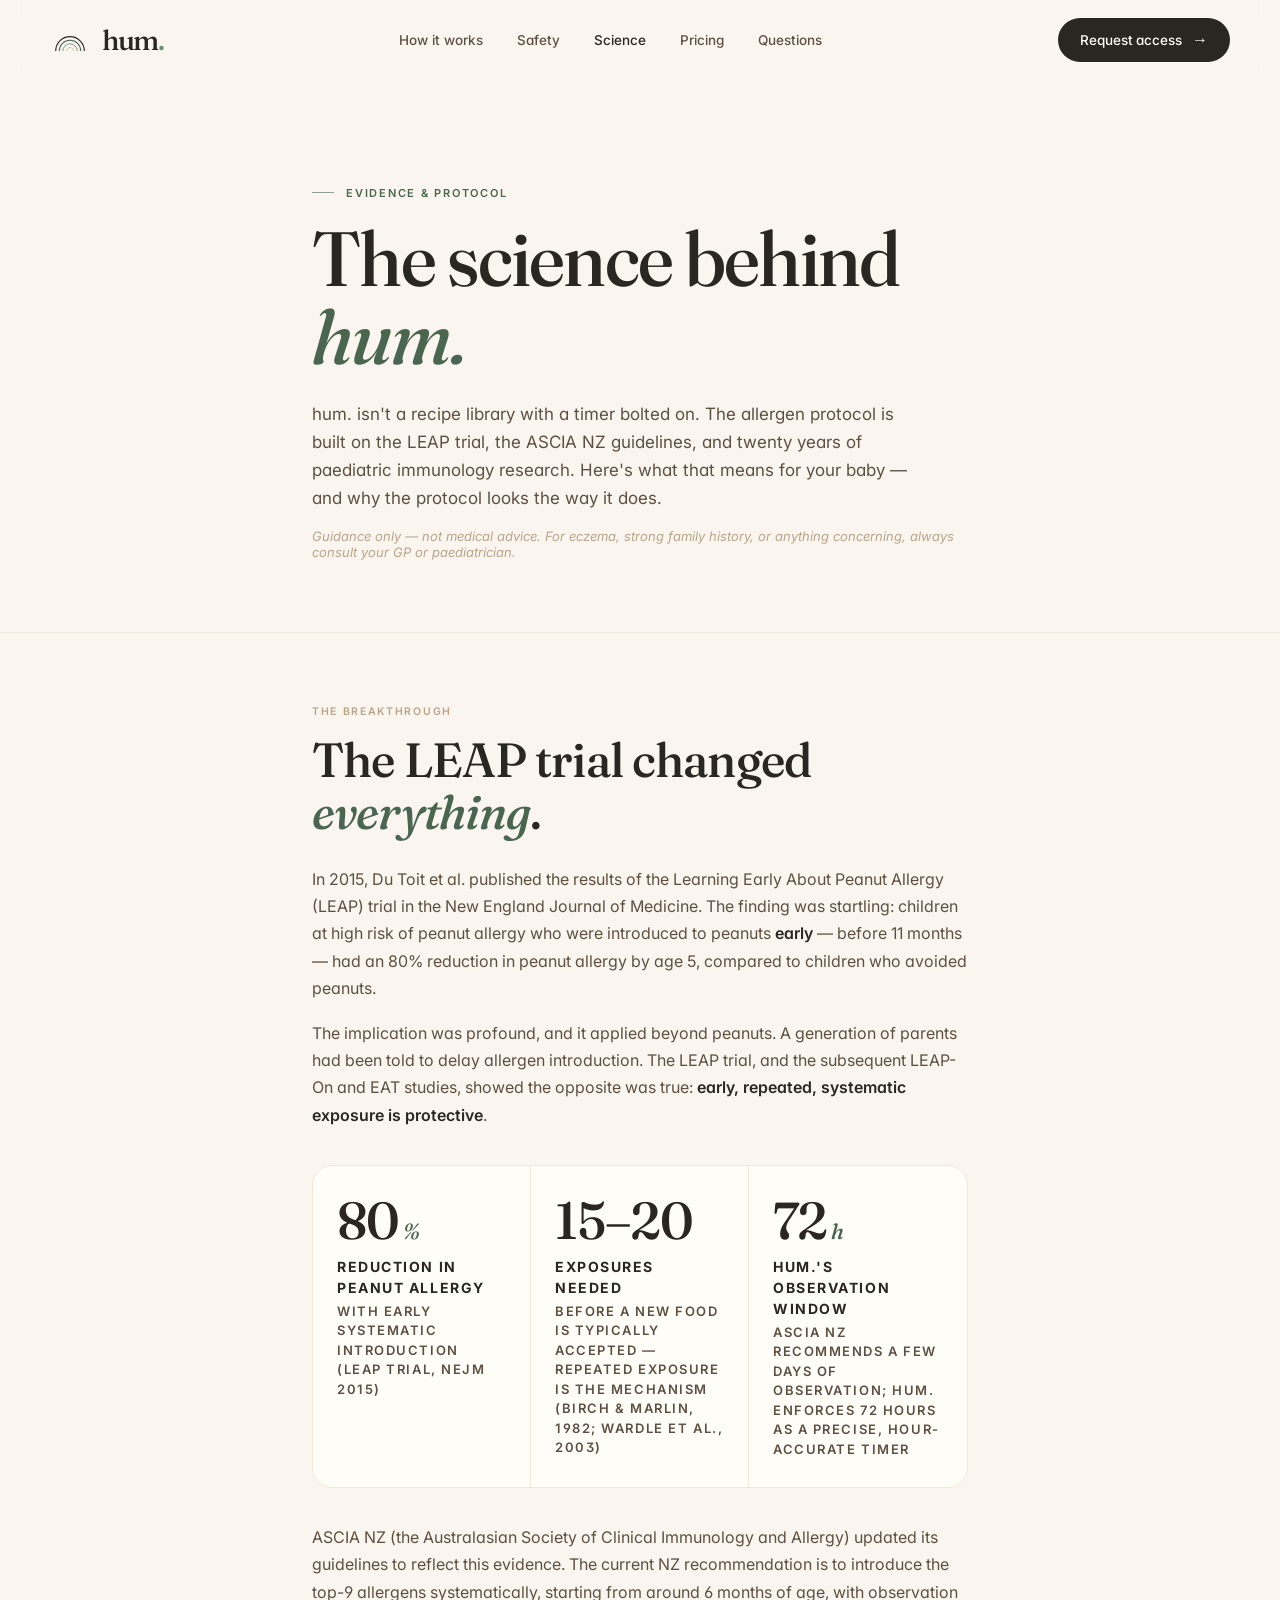
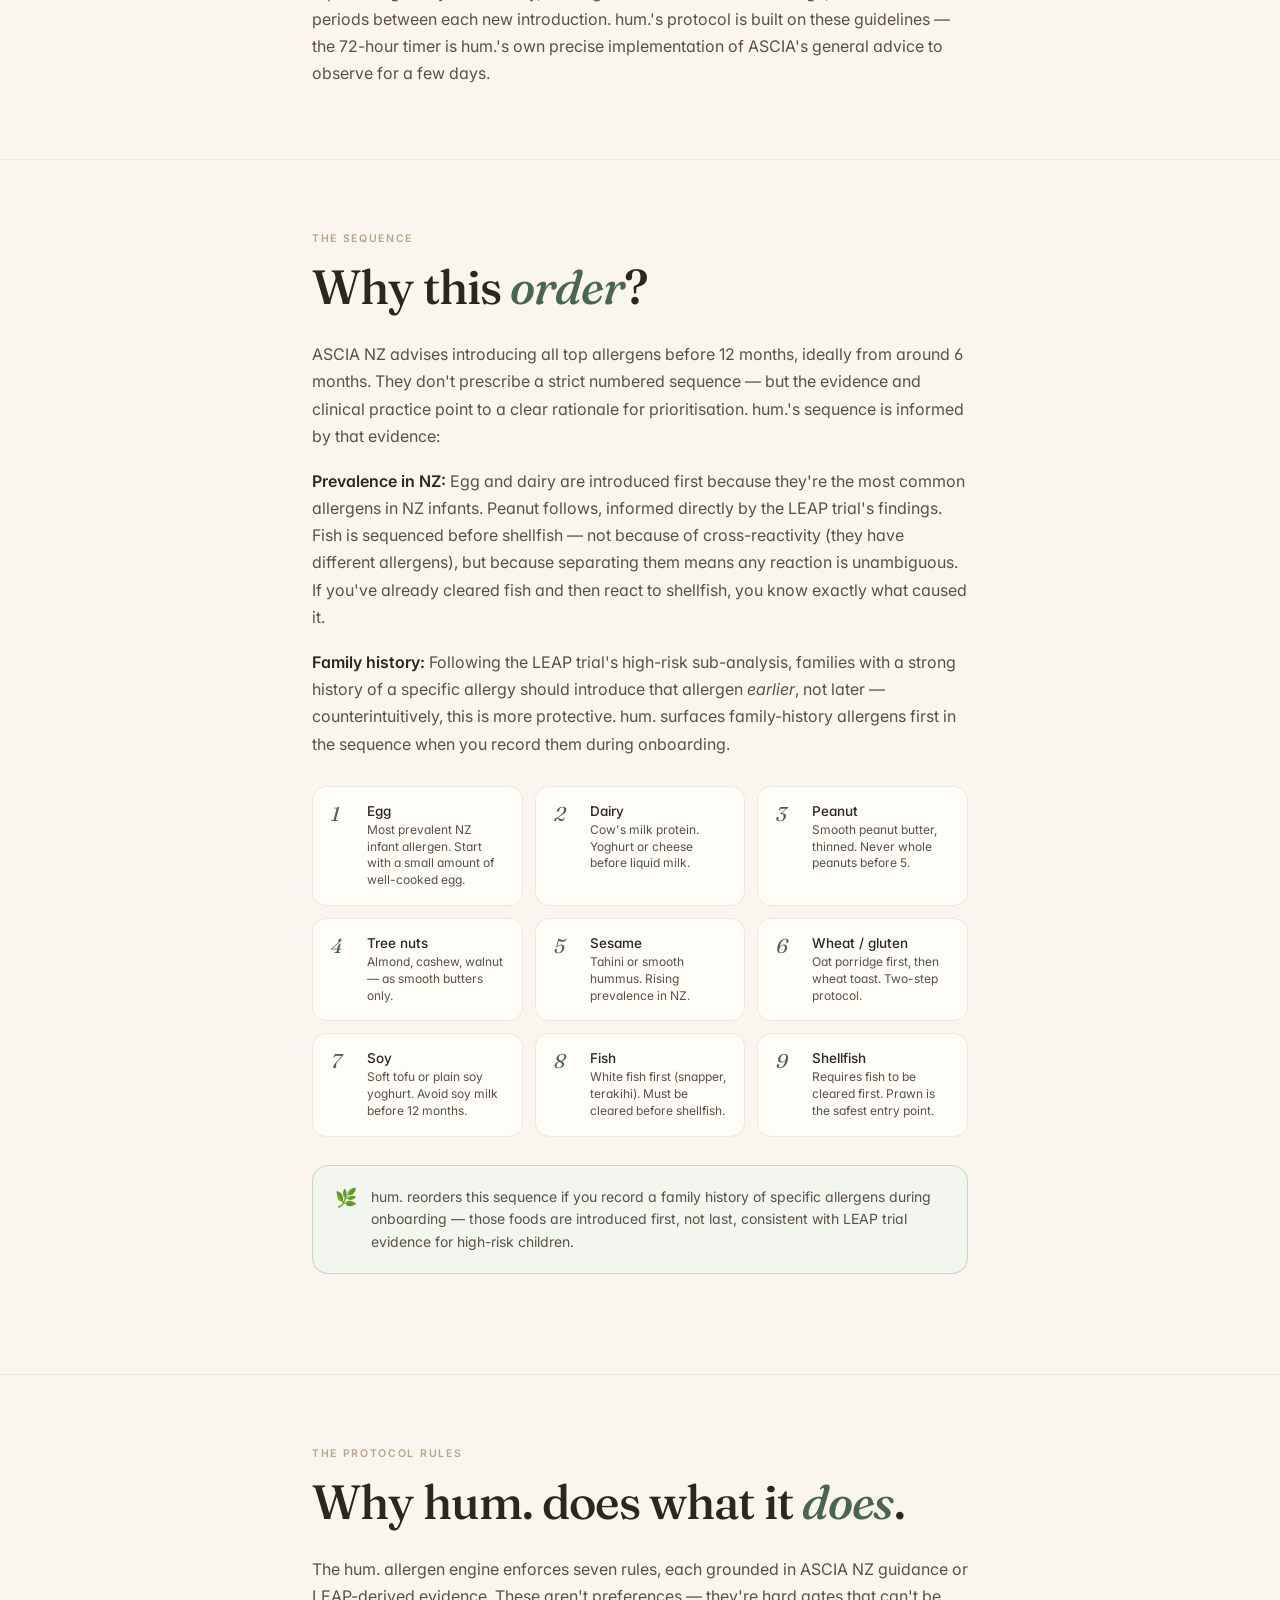
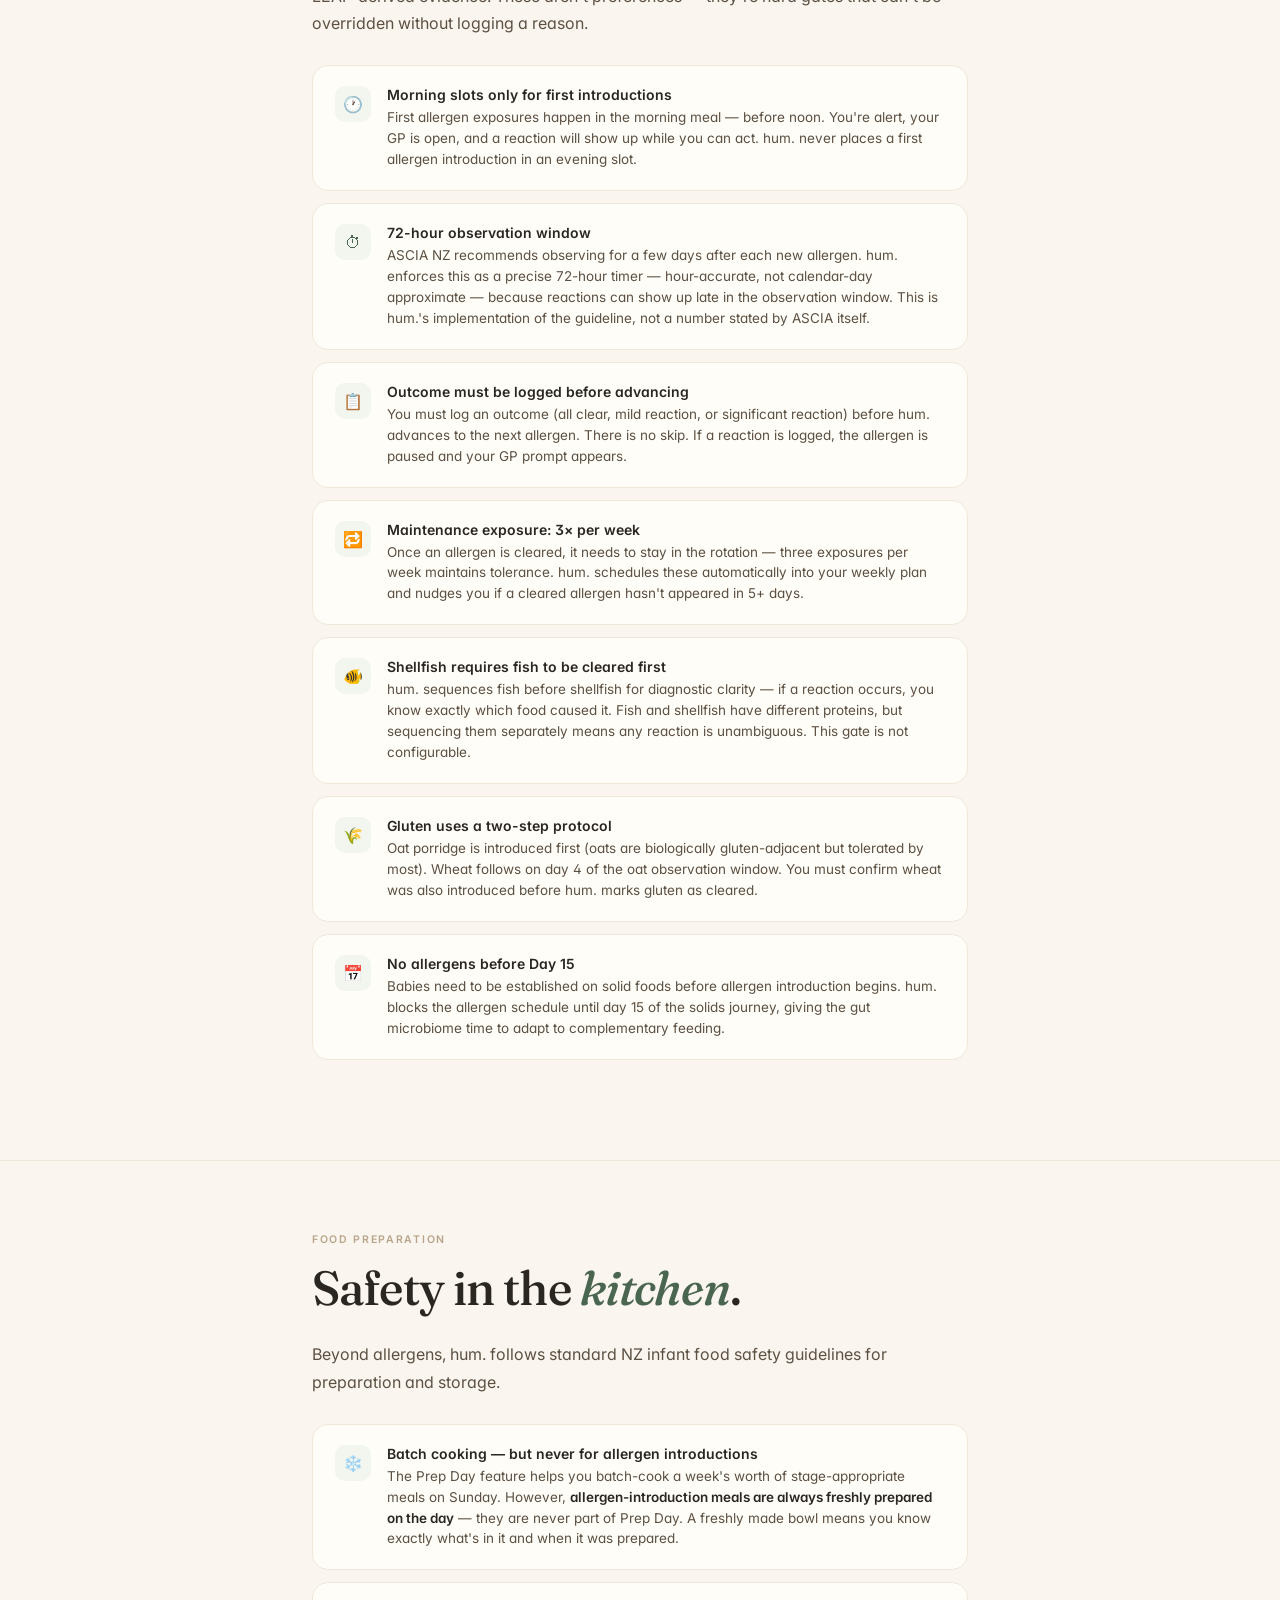
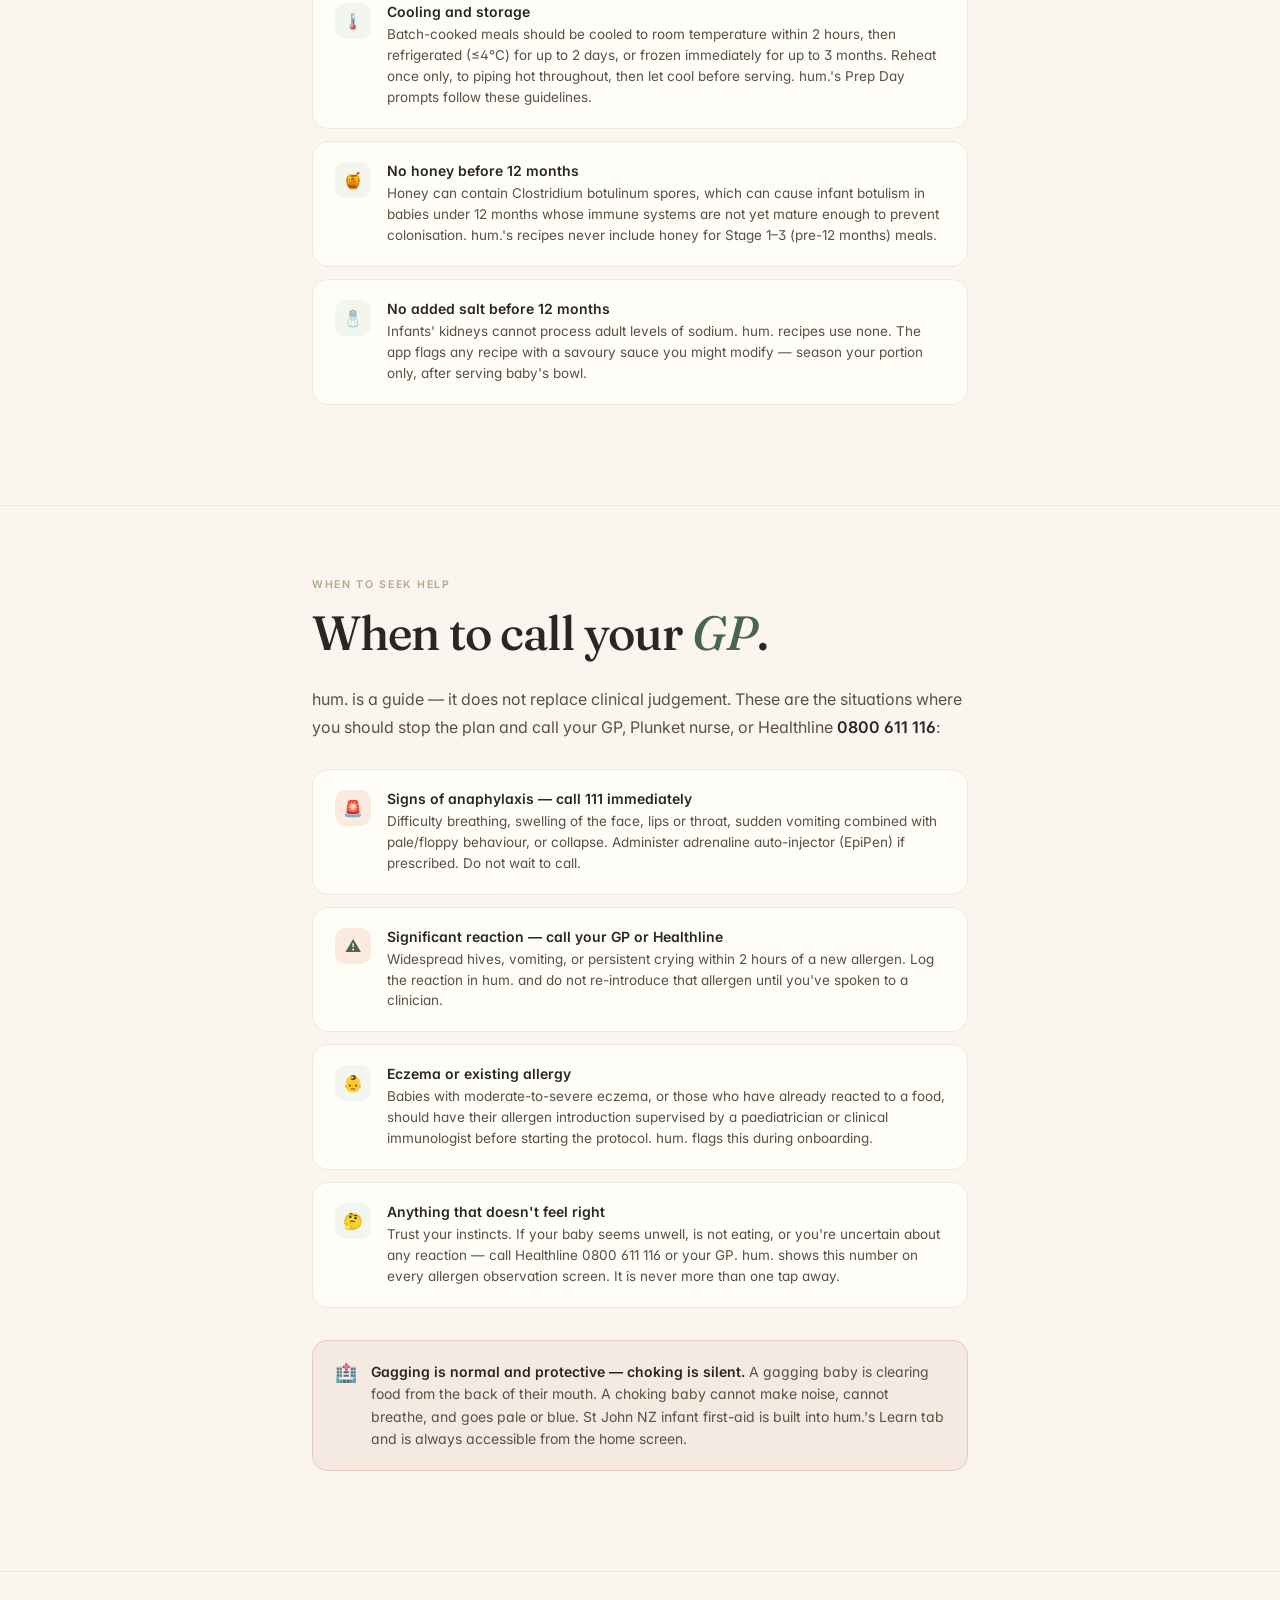
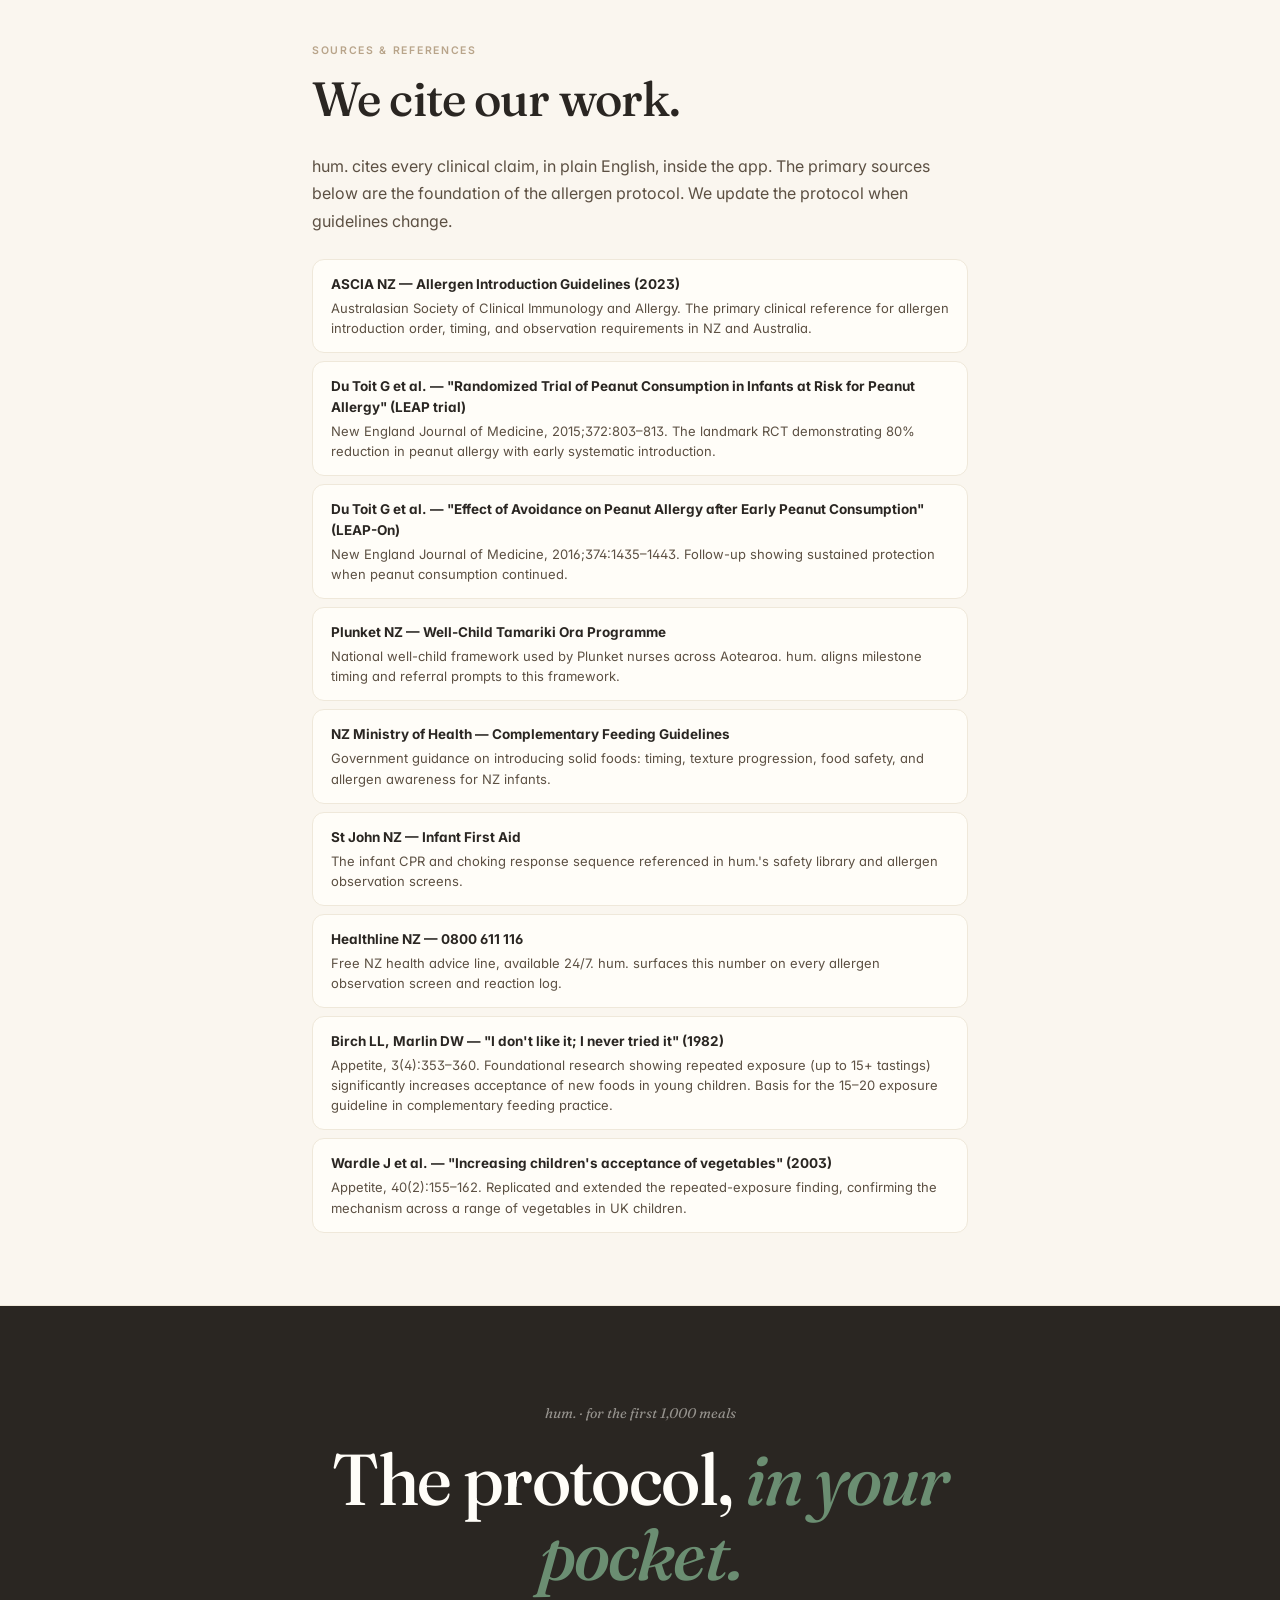
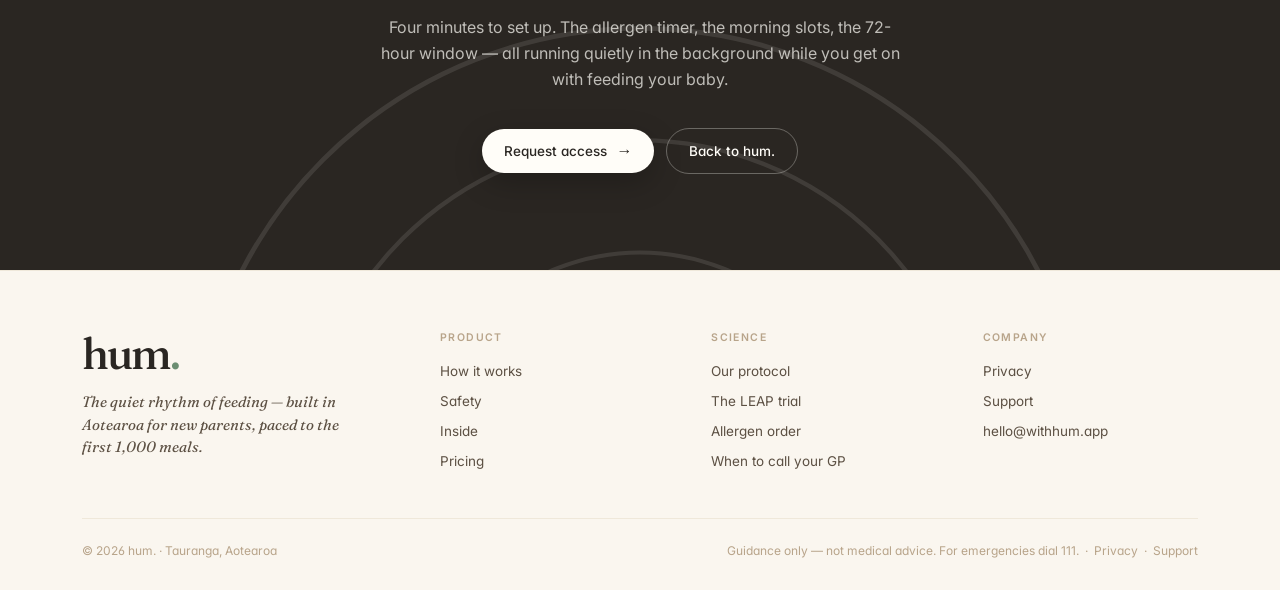
<file: science.html>
﻿<!doctype html>
<html lang="en">
<head>
<meta charset="utf-8"/>
<meta name="viewport" content="width=device-width,initial-scale=1"/>
<title>The science behind hum. — evidence & protocol</title>
<meta name="description" content="hum.'s allergen protocol is built on the LEAP trial, ASCIA NZ guidelines, and twenty years of paediatric immunology research. Here's what that means for your baby."/>
<link rel="stylesheet" href="brand.css"/>
<link rel="icon" type="image/svg+xml" href="data:image/svg+xml,%3Csvg xmlns='http://www.w3.org/2000/svg' viewBox='0 0 32 32' fill='none'%3E%3Cpath d='M12 28A4 4 0 0 1 20 28' stroke='%236B8E72' stroke-width='2' stroke-linecap='round'/%3E%3Cpath d='M8 28A8 8 0 0 1 24 28' stroke='%236B8E72' stroke-width='2' stroke-linecap='round'/%3E%3Cpath d='M4 28A12 12 0 0 1 28 28' stroke='%236B8E72' stroke-width='2' stroke-linecap='round'/%3E%3Cpath d='M0 28A16 16 0 0 1 32 28' stroke='%236B8E72' stroke-width='2' stroke-linecap='round'/%3E%3C/svg%3E"/>
<style>
  *, *::before, *::after { box-sizing: border-box; margin: 0; padding: 0; }
  html, body { height: auto; min-height: 100%; background: var(--milk); color: var(--ink); }
  body { font-family: var(--font-sans); -webkit-font-smoothing: antialiased; }
  a { color: inherit; text-decoration: none; }
  button { font-family: inherit; }

  .wrap { max-width: 1180px; margin: 0 auto; padding: 0 32px; }
  .wrap-prose { max-width: 720px; margin: 0 auto; padding: 0 32px; }

  .eyebrow {
    font-size: 11px; font-weight: 600; text-transform: uppercase; letter-spacing: 0.16em;
    color: var(--moss-dark); display: inline-flex; align-items: center; gap: 12px;
  }
  .eyebrow::before { content: ""; width: 22px; height: 1px; background: var(--moss-dark); opacity: 0.6; }

  /* ─── NAV ─── */
  .nav {
    position: sticky; top: 0; z-index: 50;
    backdrop-filter: blur(14px); -webkit-backdrop-filter: blur(14px);
    background: rgba(250,246,239,0.82);
    border-bottom: 1px solid var(--linen);
  }
  .nav-row { display: flex; align-items: center; justify-content: space-between; padding: 18px 0; }
  .nav-brand { display: flex; align-items: center; gap: 12px; }
  .wm { font-family: var(--font-serif); font-weight: 500; letter-spacing: -0.045em; color: var(--ink); line-height: 1; }
  .wm .dot { color: var(--moss); font-style: normal; }
  .wm em { font-style: italic; }
  .nav-brand .wm { font-size: 28px; }
  .nav-links { display: flex; align-items: center; gap: 34px; }
  .nav-links a { font-size: 13.5px; color: var(--ink-2); font-weight: 500; transition: color .18s; }
  .nav-links a:hover, .nav-links a.active { color: var(--ink); }
  .nav-cta { display: flex; align-items: center; gap: 10px; }
  .btn {
    display: inline-flex; align-items: center; gap: 10px;
    padding: 14px 22px; border-radius: 999px; border: none; cursor: pointer;
    font-size: 13.5px; font-weight: 500; letter-spacing: -0.005em; font-family: var(--font-sans);
    transition: transform .18s ease, background .18s ease;
    text-decoration: none;
  }
  .btn:active { transform: scale(0.97); }
  .btn-dark { background: var(--ink); color: var(--paper); }
  .btn-dark:hover { background: #1c1916; }
  .btn-ghost { background: transparent; color: var(--ink); border: 1px solid var(--linen-mid); }
  .btn-ghost:hover { border-color: var(--ink); }
  .btn .arrow { font-family: var(--font-serif); font-size: 16px; line-height: 1; transform: translateY(-1px); }

  /* ─── PAGE HEADER ─── */
  .page-header {
    padding: 96px 0 72px;
    background: var(--milk);
    border-bottom: 1px solid var(--linen);
  }
  .page-header h1 {
    font-family: var(--font-serif); font-weight: 500; letter-spacing: -0.022em;
    font-size: clamp(44px, 6vw, 80px); line-height: 1.02; color: var(--ink);
    margin: 20px 0 24px; max-width: 820px;
  }
  .page-header h1 em { font-style: italic; color: var(--moss-dark); }
  .page-header .lead {
    font-size: 17px; line-height: 1.65; color: var(--ink-2); max-width: 620px;
  }

  /* ─── PROSE SECTIONS ─── */
  .science-section {
    padding: 72px 0;
    border-bottom: 1px solid var(--linen);
  }
  .science-section:last-of-type { border-bottom: 0; }
  .section-label {
    font-size: 10.5px; font-weight: 600; text-transform: uppercase; letter-spacing: 0.16em;
    color: var(--ink-3); margin-bottom: 16px; display: block;
  }
  .science-section h2 {
    font-family: var(--font-serif); font-weight: 500; letter-spacing: -0.018em;
    font-size: clamp(32px, 4vw, 48px); line-height: 1.08; color: var(--ink);
    margin-bottom: 28px;
  }
  .science-section h2 em { font-style: italic; color: var(--moss-dark); }
  .science-section p {
    font-size: 16px; line-height: 1.7; color: var(--ink-2); margin-bottom: 18px; max-width: 680px;
  }
  .science-section p strong { color: var(--ink); font-weight: 600; }
  .science-section p:last-child { margin-bottom: 0; }

  /* Stat callouts */
  .stat-row {
    display: grid; grid-template-columns: repeat(3, 1fr); gap: 0;
    border: 1px solid var(--linen); border-radius: 20px; overflow: hidden;
    margin: 36px 0;
  }
  .stat {
    padding: 28px 24px; border-right: 1px solid var(--linen);
    background: var(--paper);
  }
  .stat:last-child { border-right: 0; }
  .stat .num {
    font-family: var(--font-serif); font-weight: 500; font-size: 52px; line-height: 1;
    color: var(--ink); letter-spacing: -0.02em; margin-bottom: 10px;
  }
  .stat .num em { font-style: italic; font-size: 22px; color: var(--moss-dark); margin-left: 4px; }
  .stat .label { font-size: 13px; line-height: 1.5; color: var(--ink-2); }
  .stat .label strong { color: var(--ink); display: block; margin-bottom: 4px; font-size: 14px; }

  /* Allergen order grid */
  .allergen-grid {
    display: grid; grid-template-columns: repeat(3, 1fr); gap: 12px; margin: 28px 0;
  }
  .allergen-chip {
    background: var(--paper); border: 1px solid var(--linen); border-radius: 14px;
    padding: 16px 18px; display: flex; align-items: flex-start; gap: 12px;
  }
  .allergen-chip .num {
    font-family: var(--font-serif); font-style: italic; font-size: 20px; color: var(--moss-dark);
    min-width: 24px; line-height: 1.1;
  }
  .allergen-chip .name { font-size: 13.5px; font-weight: 500; color: var(--ink); margin-bottom: 3px; }
  .allergen-chip .note { font-size: 12px; color: var(--ink-2); line-height: 1.4; }

  /* Rule cards */
  .rule-list { display: flex; flex-direction: column; gap: 12px; margin: 28px 0; }
  .rule {
    background: var(--paper); border: 1px solid var(--linen); border-radius: 16px;
    padding: 20px 22px; display: flex; gap: 16px; align-items: flex-start;
  }
  .rule .icon {
    width: 36px; height: 36px; border-radius: 10px; background: var(--moss-tint);
    display: flex; align-items: center; justify-content: center;
    color: var(--moss-dark); flex-shrink: 0; font-size: 16px;
  }
  .rule h4 { font-size: 14px; font-weight: 600; color: var(--ink); margin-bottom: 4px; }
  .rule p { font-size: 13.5px; line-height: 1.55; color: var(--ink-2); }

  /* Warning box */
  .callout {
    border-radius: 16px; padding: 20px 22px; margin: 28px 0;
    display: flex; gap: 14px; align-items: flex-start;
  }
  .callout.safety { background: rgba(189,107,79,0.08); border: 1px solid rgba(189,107,79,0.25); }
  .callout.info   { background: var(--moss-tint); border: 1px solid rgba(107,142,114,0.3); }
  .callout .icon { font-size: 18px; flex-shrink: 0; margin-top: 1px; }
  .callout p { font-size: 14px; line-height: 1.6; color: var(--ink-2); margin: 0; }
  .callout p strong { color: var(--ink); }

  /* Sources */
  .source-list { display: flex; flex-direction: column; gap: 8px; margin-top: 24px; }
  .source {
    background: var(--paper); border: 1px solid var(--linen); border-radius: 12px;
    padding: 14px 18px; font-size: 13px; color: var(--ink-2); line-height: 1.55;
  }
  .source strong { color: var(--ink); display: block; margin-bottom: 3px; font-size: 13.5px; }

  /* ─── FOOTER ─── */
  footer.foot { background: var(--milk); padding: 60px 0 32px; border-top: 1px solid var(--linen); }
  footer .top {
    display: grid; grid-template-columns: 1.4fr 1fr 1fr 1fr; gap: 56px;
    padding-bottom: 48px; border-bottom: 1px solid var(--linen);
  }
  footer .col-brand .wm { font-size: 44px; }
  footer .col-brand p { font-family: var(--font-serif); font-style: italic; font-size: 15px; color: var(--ink-2); margin-top: 16px; max-width: 280px; line-height: 1.5; }
  footer .col h5 { font-size: 10.5px; font-weight: 600; text-transform: uppercase; letter-spacing: 0.14em; color: var(--ink-3); margin-bottom: 16px; }
  footer .col ul { list-style: none; display: flex; flex-direction: column; gap: 10px; }
  footer .col a { font-size: 13.5px; color: var(--ink-2); transition: color .18s; }
  footer .col a:hover { color: var(--ink); }
  footer .bot { padding-top: 24px; display: flex; justify-content: space-between; gap: 24px; font-size: 12px; color: var(--ink-3); flex-wrap: wrap; }

  /* ─── Responsive ─── */
  @media (max-width: 980px) {
    .nav-links { display: none; }
    .stat-row, .allergen-grid { grid-template-columns: 1fr 1fr; }
    footer .top { grid-template-columns: 1fr 1fr; }
  }
  @media (max-width: 600px) {
    .wrap, .wrap-prose { padding: 0 20px; }
    .stat-row, .allergen-grid { grid-template-columns: 1fr; }
    footer .top { grid-template-columns: 1fr; }
    .nav-cta .btn-ghost { display: none; }
  }
</style>
</head>
<body>

<!-- ════════════════════ NAV ════════════════════ -->
<header class="nav" id="nav">
  <div class="wrap nav-row">
    <a href="/" class="nav-brand">
      <svg width="40" height="22" viewBox="0 0 150 86" fill="none" aria-hidden="true">
        <defs><clipPath id="nm"><rect x="0" y="0" width="150" height="86"/></clipPath></defs>
        <g clip-path="url(#nm)">
          <circle cx="75" cy="86" r="56" stroke="currentColor" stroke-width="4.5" fill="none" style="color:var(--ink)"/>
          <circle cx="75" cy="86" r="42" stroke="var(--moss-dark)" stroke-width="4" fill="none"/>
          <circle cx="75" cy="86" r="28" stroke="var(--moss)" stroke-width="3.5" fill="none"/>
          <circle cx="75" cy="86" r="14" stroke="#A8C0AB" stroke-width="3" fill="none"/>
        </g>
      </svg>
      <span class="wm" style="font-size:28px;">hum<span class="dot">.</span></span>
    </a>
    <nav class="nav-links">
      <a href="/#how">How it works</a>
      <a href="/#safety">Safety</a>
      <a href="/science" class="active">Science</a>
      <a href="/#pricing">Pricing</a>
      <a href="/#faq">Questions</a>
    </nav>
    <div class="nav-cta">
      <a href="mailto:hello@withhum.app?subject=hum.%20beta%20access" class="btn btn-dark">Request access <span class="arrow">→</span></a>
    </div>
  </div>
</header>

<!-- ════════════════════ PAGE HEADER ════════════════════ -->
<div class="page-header">
  <div class="wrap-prose">
    <span class="eyebrow">Evidence & protocol</span>
    <h1>The science behind <em>hum.</em></h1>
    <p class="lead">hum. isn't a recipe library with a timer bolted on. The allergen protocol is built on the LEAP trial, the ASCIA NZ guidelines, and twenty years of paediatric immunology research. Here's what that means for your baby — and why the protocol looks the way it does.</p>
    <p style="font-size:13px;color:var(--ink-3);margin-top:16px;font-style:italic;">Guidance only — not medical advice. For eczema, strong family history, or anything concerning, always consult your GP or paediatrician.</p>
  </div>
</div>

<!-- ════════════════════ LEAP TRIAL ════════════════════ -->
<section class="science-section" id="leap">
  <div class="wrap-prose">
    <span class="section-label">The breakthrough</span>
    <h2>The LEAP trial changed <em>everything</em>.</h2>
    <p>In 2015, Du Toit et al. published the results of the Learning Early About Peanut Allergy (LEAP) trial in the New England Journal of Medicine. The finding was startling: children at high risk of peanut allergy who were introduced to peanuts <strong>early</strong> — before 11 months — had an 80% reduction in peanut allergy by age 5, compared to children who avoided peanuts.</p>
    <p>The implication was profound, and it applied beyond peanuts. A generation of parents had been told to delay allergen introduction. The LEAP trial, and the subsequent LEAP-On and EAT studies, showed the opposite was true: <strong>early, repeated, systematic exposure is protective</strong>.</p>

    <div class="stat-row">
      <div class="stat">
        <div class="num">80<em>%</em></div>
        <div class="label"><strong>Reduction in peanut allergy</strong>with early systematic introduction (LEAP trial, NEJM 2015)</div>
      </div>
      <div class="stat">
        <div class="num">15–20</div>
        <div class="label"><strong>Exposures needed</strong>before a new food is typically accepted — repeated exposure is the mechanism (Birch &amp; Marlin, 1982; Wardle et al., 2003)</div>
      </div>
      <div class="stat">
        <div class="num">72<em>h</em></div>
        <div class="label"><strong>hum.'s observation window</strong>ASCIA NZ recommends a few days of observation; hum. enforces 72 hours as a precise, hour-accurate timer</div>
      </div>
    </div>

    <p>ASCIA NZ (the Australasian Society of Clinical Immunology and Allergy) updated its guidelines to reflect this evidence. The current NZ recommendation is to introduce the top-9 allergens systematically, starting from around 6 months of age, with observation periods between each new introduction. hum.'s protocol is built on these guidelines — the 72-hour timer is hum.'s own precise implementation of ASCIA's general advice to observe for a few days.</p>
  </div>
</section>

<!-- ════════════════════ ALLERGEN ORDER ════════════════════ -->
<section class="science-section" id="allergens">
  <div class="wrap-prose">
    <span class="section-label">The sequence</span>
    <h2>Why this <em>order</em>?</h2>
    <p>ASCIA NZ advises introducing all top allergens before 12 months, ideally from around 6 months. They don't prescribe a strict numbered sequence — but the evidence and clinical practice point to a clear rationale for prioritisation. hum.'s sequence is informed by that evidence:</p>
    <p><strong>Prevalence in NZ:</strong> Egg and dairy are introduced first because they're the most common allergens in NZ infants. Peanut follows, informed directly by the LEAP trial's findings. Fish is sequenced before shellfish — not because of cross-reactivity (they have different allergens), but because separating them means any reaction is unambiguous. If you've already cleared fish and then react to shellfish, you know exactly what caused it.</p>
    <p><strong>Family history:</strong> Following the LEAP trial's high-risk sub-analysis, families with a strong history of a specific allergy should introduce that allergen <em>earlier</em>, not later — counterintuitively, this is more protective. hum. surfaces family-history allergens first in the sequence when you record them during onboarding.</p>

    <div class="allergen-grid">
      <div class="allergen-chip"><div class="num">1</div><div><div class="name">Egg</div><div class="note">Most prevalent NZ infant allergen. Start with a small amount of well-cooked egg.</div></div></div>
      <div class="allergen-chip"><div class="num">2</div><div><div class="name">Dairy</div><div class="note">Cow's milk protein. Yoghurt or cheese before liquid milk.</div></div></div>
      <div class="allergen-chip"><div class="num">3</div><div><div class="name">Peanut</div><div class="note">Smooth peanut butter, thinned. Never whole peanuts before 5.</div></div></div>
      <div class="allergen-chip"><div class="num">4</div><div><div class="name">Tree nuts</div><div class="note">Almond, cashew, walnut — as smooth butters only.</div></div></div>
      <div class="allergen-chip"><div class="num">5</div><div><div class="name">Sesame</div><div class="note">Tahini or smooth hummus. Rising prevalence in NZ.</div></div></div>
      <div class="allergen-chip"><div class="num">6</div><div><div class="name">Wheat / gluten</div><div class="note">Oat porridge first, then wheat toast. Two-step protocol.</div></div></div>
      <div class="allergen-chip"><div class="num">7</div><div><div class="name">Soy</div><div class="note">Soft tofu or plain soy yoghurt. Avoid soy milk before 12 months.</div></div></div>
      <div class="allergen-chip"><div class="num">8</div><div><div class="name">Fish</div><div class="note">White fish first (snapper, terakihi). Must be cleared before shellfish.</div></div></div>
      <div class="allergen-chip"><div class="num">9</div><div><div class="name">Shellfish</div><div class="note">Requires fish to be cleared first. Prawn is the safest entry point.</div></div></div>
    </div>

    <div class="callout info">
      <div class="icon">🌿</div>
      <p>hum. reorders this sequence if you record a family history of specific allergens during onboarding — those foods are introduced first, not last, consistent with LEAP trial evidence for high-risk children.</p>
    </div>
  </div>
</section>

<!-- ════════════════════ THE RULES ════════════════════ -->
<section class="science-section" id="safety">
  <div class="wrap-prose">
    <span class="section-label">The protocol rules</span>
    <h2>Why hum. does what it <em>does</em>.</h2>
    <p>The hum. allergen engine enforces seven rules, each grounded in ASCIA NZ guidance or LEAP-derived evidence. These aren't preferences — they're hard gates that can't be overridden without logging a reason.</p>

    <div class="rule-list">
      <div class="rule">
        <div class="icon">🕐</div>
        <div>
          <h4>Morning slots only for first introductions</h4>
          <p>First allergen exposures happen in the morning meal — before noon. You're alert, your GP is open, and a reaction will show up while you can act. hum. never places a first allergen introduction in an evening slot.</p>
        </div>
      </div>
      <div class="rule">
        <div class="icon">⏱</div>
        <div>
          <h4>72-hour observation window</h4>
          <p>ASCIA NZ recommends observing for a few days after each new allergen. hum. enforces this as a precise 72-hour timer — hour-accurate, not calendar-day approximate — because reactions can show up late in the observation window. This is hum.'s implementation of the guideline, not a number stated by ASCIA itself.</p>
        </div>
      </div>
      <div class="rule">
        <div class="icon">📋</div>
        <div>
          <h4>Outcome must be logged before advancing</h4>
          <p>You must log an outcome (all clear, mild reaction, or significant reaction) before hum. advances to the next allergen. There is no skip. If a reaction is logged, the allergen is paused and your GP prompt appears.</p>
        </div>
      </div>
      <div class="rule">
        <div class="icon">🔁</div>
        <div>
          <h4>Maintenance exposure: 3× per week</h4>
          <p>Once an allergen is cleared, it needs to stay in the rotation — three exposures per week maintains tolerance. hum. schedules these automatically into your weekly plan and nudges you if a cleared allergen hasn't appeared in 5+ days.</p>
        </div>
      </div>
      <div class="rule">
        <div class="icon">🐠</div>
        <div>
          <h4>Shellfish requires fish to be cleared first</h4>
          <p>hum. sequences fish before shellfish for diagnostic clarity — if a reaction occurs, you know exactly which food caused it. Fish and shellfish have different proteins, but sequencing them separately means any reaction is unambiguous. This gate is not configurable.</p>
        </div>
      </div>
      <div class="rule">
        <div class="icon">🌾</div>
        <div>
          <h4>Gluten uses a two-step protocol</h4>
          <p>Oat porridge is introduced first (oats are biologically gluten-adjacent but tolerated by most). Wheat follows on day 4 of the oat observation window. You must confirm wheat was also introduced before hum. marks gluten as cleared.</p>
        </div>
      </div>
      <div class="rule">
        <div class="icon">📅</div>
        <div>
          <h4>No allergens before Day 15</h4>
          <p>Babies need to be established on solid foods before allergen introduction begins. hum. blocks the allergen schedule until day 15 of the solids journey, giving the gut microbiome time to adapt to complementary feeding.</p>
        </div>
      </div>
    </div>
  </div>
</section>

<!-- ════════════════════ FOOD SAFETY ════════════════════ -->
<section class="science-section">
  <div class="wrap-prose">
    <span class="section-label">Food preparation</span>
    <h2>Safety in the <em>kitchen</em>.</h2>
    <p>Beyond allergens, hum. follows standard NZ infant food safety guidelines for preparation and storage.</p>

    <div class="rule-list">
      <div class="rule">
        <div class="icon">❄️</div>
        <div>
          <h4>Batch cooking — but never for allergen introductions</h4>
          <p>The Prep Day feature helps you batch-cook a week's worth of stage-appropriate meals on Sunday. However, <strong>allergen-introduction meals are always freshly prepared on the day</strong> — they are never part of Prep Day. A freshly made bowl means you know exactly what's in it and when it was prepared.</p>
        </div>
      </div>
      <div class="rule">
        <div class="icon">🌡️</div>
        <div>
          <h4>Cooling and storage</h4>
          <p>Batch-cooked meals should be cooled to room temperature within 2 hours, then refrigerated (≤4°C) for up to 2 days, or frozen immediately for up to 3 months. Reheat once only, to piping hot throughout, then let cool before serving. hum.'s Prep Day prompts follow these guidelines.</p>
        </div>
      </div>
      <div class="rule">
        <div class="icon">🍯</div>
        <div>
          <h4>No honey before 12 months</h4>
          <p>Honey can contain Clostridium botulinum spores, which can cause infant botulism in babies under 12 months whose immune systems are not yet mature enough to prevent colonisation. hum.'s recipes never include honey for Stage 1–3 (pre-12 months) meals.</p>
        </div>
      </div>
      <div class="rule">
        <div class="icon">🧂</div>
        <div>
          <h4>No added salt before 12 months</h4>
          <p>Infants' kidneys cannot process adult levels of sodium. hum. recipes use none. The app flags any recipe with a savoury sauce you might modify — season your portion only, after serving baby's bowl.</p>
        </div>
      </div>
    </div>
  </div>
</section>

<!-- ════════════════════ WHEN TO CALL ════════════════════ -->
<section class="science-section">
  <div class="wrap-prose">
    <span class="section-label">When to seek help</span>
    <h2>When to call your <em>GP</em>.</h2>
    <p>hum. is a guide — it does not replace clinical judgement. These are the situations where you should stop the plan and call your GP, Plunket nurse, or Healthline <strong>0800 611 116</strong>:</p>

    <div class="rule-list">
      <div class="rule">
        <div class="icon" style="background:#fbeae0;">🚨</div>
        <div>
          <h4>Signs of anaphylaxis — call 111 immediately</h4>
          <p>Difficulty breathing, swelling of the face, lips or throat, sudden vomiting combined with pale/floppy behaviour, or collapse. Administer adrenaline auto-injector (EpiPen) if prescribed. Do not wait to call.</p>
        </div>
      </div>
      <div class="rule">
        <div class="icon" style="background:#fbeae0;">⚠️</div>
        <div>
          <h4>Significant reaction — call your GP or Healthline</h4>
          <p>Widespread hives, vomiting, or persistent crying within 2 hours of a new allergen. Log the reaction in hum. and do not re-introduce that allergen until you've spoken to a clinician.</p>
        </div>
      </div>
      <div class="rule">
        <div class="icon">👶</div>
        <div>
          <h4>Eczema or existing allergy</h4>
          <p>Babies with moderate-to-severe eczema, or those who have already reacted to a food, should have their allergen introduction supervised by a paediatrician or clinical immunologist before starting the protocol. hum. flags this during onboarding.</p>
        </div>
      </div>
      <div class="rule">
        <div class="icon">🤔</div>
        <div>
          <h4>Anything that doesn't feel right</h4>
          <p>Trust your instincts. If your baby seems unwell, is not eating, or you're uncertain about any reaction — call Healthline 0800 611 116 or your GP. hum. shows this number on every allergen observation screen. It is never more than one tap away.</p>
        </div>
      </div>
    </div>

    <div class="callout safety" style="margin-top:32px;">
      <div class="icon">🏥</div>
      <p><strong>Gagging is normal and protective — choking is silent.</strong> A gagging baby is clearing food from the back of their mouth. A choking baby cannot make noise, cannot breathe, and goes pale or blue. St John NZ infant first-aid is built into hum.'s Learn tab and is always accessible from the home screen.</p>
    </div>
  </div>
</section>

<!-- ════════════════════ SOURCES ════════════════════ -->
<section class="science-section">
  <div class="wrap-prose">
    <span class="section-label">Sources & references</span>
    <h2>We cite our work.</h2>
    <p>hum. cites every clinical claim, in plain English, inside the app. The primary sources below are the foundation of the allergen protocol. We update the protocol when guidelines change.</p>

    <div class="source-list">
      <div class="source">
        <strong>ASCIA NZ — Allergen Introduction Guidelines (2023)</strong>
        Australasian Society of Clinical Immunology and Allergy. The primary clinical reference for allergen introduction order, timing, and observation requirements in NZ and Australia.
      </div>
      <div class="source">
        <strong>Du Toit G et al. — "Randomized Trial of Peanut Consumption in Infants at Risk for Peanut Allergy" (LEAP trial)</strong>
        New England Journal of Medicine, 2015;372:803–813. The landmark RCT demonstrating 80% reduction in peanut allergy with early systematic introduction.
      </div>
      <div class="source">
        <strong>Du Toit G et al. — "Effect of Avoidance on Peanut Allergy after Early Peanut Consumption" (LEAP-On)</strong>
        New England Journal of Medicine, 2016;374:1435–1443. Follow-up showing sustained protection when peanut consumption continued.
      </div>
      <div class="source">
        <strong>Plunket NZ — Well-Child Tamariki Ora Programme</strong>
        National well-child framework used by Plunket nurses across Aotearoa. hum. aligns milestone timing and referral prompts to this framework.
      </div>
      <div class="source">
        <strong>NZ Ministry of Health — Complementary Feeding Guidelines</strong>
        Government guidance on introducing solid foods: timing, texture progression, food safety, and allergen awareness for NZ infants.
      </div>
      <div class="source">
        <strong>St John NZ — Infant First Aid</strong>
        The infant CPR and choking response sequence referenced in hum.'s safety library and allergen observation screens.
      </div>
      <div class="source">
        <strong>Healthline NZ — 0800 611 116</strong>
        Free NZ health advice line, available 24/7. hum. surfaces this number on every allergen observation screen and reaction log.
      </div>
      <div class="source">
        <strong>Birch LL, Marlin DW — "I don't like it; I never tried it" (1982)</strong>
        Appetite, 3(4):353–360. Foundational research showing repeated exposure (up to 15+ tastings) significantly increases acceptance of new foods in young children. Basis for the 15–20 exposure guideline in complementary feeding practice.
      </div>
      <div class="source">
        <strong>Wardle J et al. — "Increasing children's acceptance of vegetables" (2003)</strong>
        Appetite, 40(2):155–162. Replicated and extended the repeated-exposure finding, confirming the mechanism across a range of vegetables in UK children.
      </div>
    </div>
  </div>
</section>

<!-- ════════════════════ CTA ════════════════════ -->
<section style="padding:96px 0;background:var(--ink);position:relative;overflow:hidden;">
  <div style="position:absolute;inset:0;opacity:0.10;pointer-events:none;display:flex;align-items:flex-end;justify-content:center;">
    <svg viewBox="0 0 150 86" fill="none" style="width:1200px;max-width:130%;transform:translateY(30%);">
      <circle cx="75" cy="86" r="56" stroke="#FFFDF8" stroke-width="0.6" fill="none"/>
      <circle cx="75" cy="86" r="42" stroke="#FFFDF8" stroke-width="0.55" fill="none"/>
      <circle cx="75" cy="86" r="28" stroke="#FFFDF8" stroke-width="0.5" fill="none"/>
    </svg>
  </div>
  <div class="wrap" style="position:relative;text-align:center;max-width:680px;margin:0 auto;">
    <span style="font-family:var(--font-serif);font-style:italic;font-size:14px;color:rgba(255,253,248,0.5);">hum. · for the first 1,000 meals</span>
    <h2 style="font-family:var(--font-serif);font-weight:500;letter-spacing:-0.022em;font-size:clamp(40px,6vw,72px);line-height:1.04;color:var(--paper);margin:20px 0 24px;">The protocol, <em style="font-style:italic;color:var(--moss);">in your pocket.</em></h2>
    <p style="font-size:16px;line-height:1.6;color:rgba(255,253,248,0.7);max-width:520px;margin:0 auto 36px;">Four minutes to set up. The allergen timer, the morning slots, the 72-hour window — all running quietly in the background while you get on with feeding your baby.</p>
    <div style="display:flex;gap:12px;align-items:center;justify-content:center;flex-wrap:wrap;">
      <a href="mailto:hello@withhum.app?subject=hum.%20beta%20access" class="btn btn-dark" style="background:var(--paper);color:var(--ink);box-shadow:0 10px 30px rgba(0,0,0,0.22);">Request access <span class="arrow">→</span></a>
      <a href="/" class="btn btn-ghost" style="color:var(--paper);border-color:rgba(255,253,248,0.3);">Back to hum.</a>
    </div>
  </div>
</section>

<!-- ════════════════════ FOOTER ════════════════════ -->
<footer class="foot">
  <div class="wrap">
    <div class="top">
      <div class="col-brand">
        <span class="wm">hum<span class="dot">.</span></span>
        <p>The quiet rhythm of feeding — built in Aotearoa for new parents, paced to the first 1,000 meals.</p>
      </div>
      <div class="col">
        <h5>Product</h5>
        <ul>
          <li><a href="/#how">How it works</a></li>
          <li><a href="/#safety">Safety</a></li>
          <li><a href="/#features">Inside</a></li>
          <li><a href="/#pricing">Pricing</a></li>
        </ul>
      </div>
      <div class="col">
        <h5>Science</h5>
        <ul>
          <li><a href="/science">Our protocol</a></li>
          <li><a href="/science#leap">The LEAP trial</a></li>
          <li><a href="/science#allergens">Allergen order</a></li>
          <li><a href="/science#safety">When to call your GP</a></li>
        </ul>
      </div>
      <div class="col">
        <h5>Company</h5>
        <ul>
          <li><a href="/privacy">Privacy</a></li>
          <li><a href="/support">Support</a></li>
          <li><a href="mailto:hello@withhum.app">hello@withhum.app</a></li>
        </ul>
      </div>
    </div>
    <div class="bot">
      <span>© 2026 hum. · Tauranga, Aotearoa</span>
      <span>Guidance only — not medical advice. For emergencies dial 111. &nbsp;·&nbsp; <a href="/privacy" style="color:inherit;">Privacy</a> &nbsp;·&nbsp; <a href="/support" style="color:inherit;">Support</a></span>
    </div>
  </div>
</footer>

<script>
  (function(){
    const nav = document.getElementById('nav');
    if (!nav) return;
    const update = () => nav.style.borderBottomColor = window.scrollY > 4 ? 'var(--linen)' : 'transparent';
    update(); window.addEventListener('scroll', update, { passive: true });
  })();
</script>
</body>
</html>
</file>
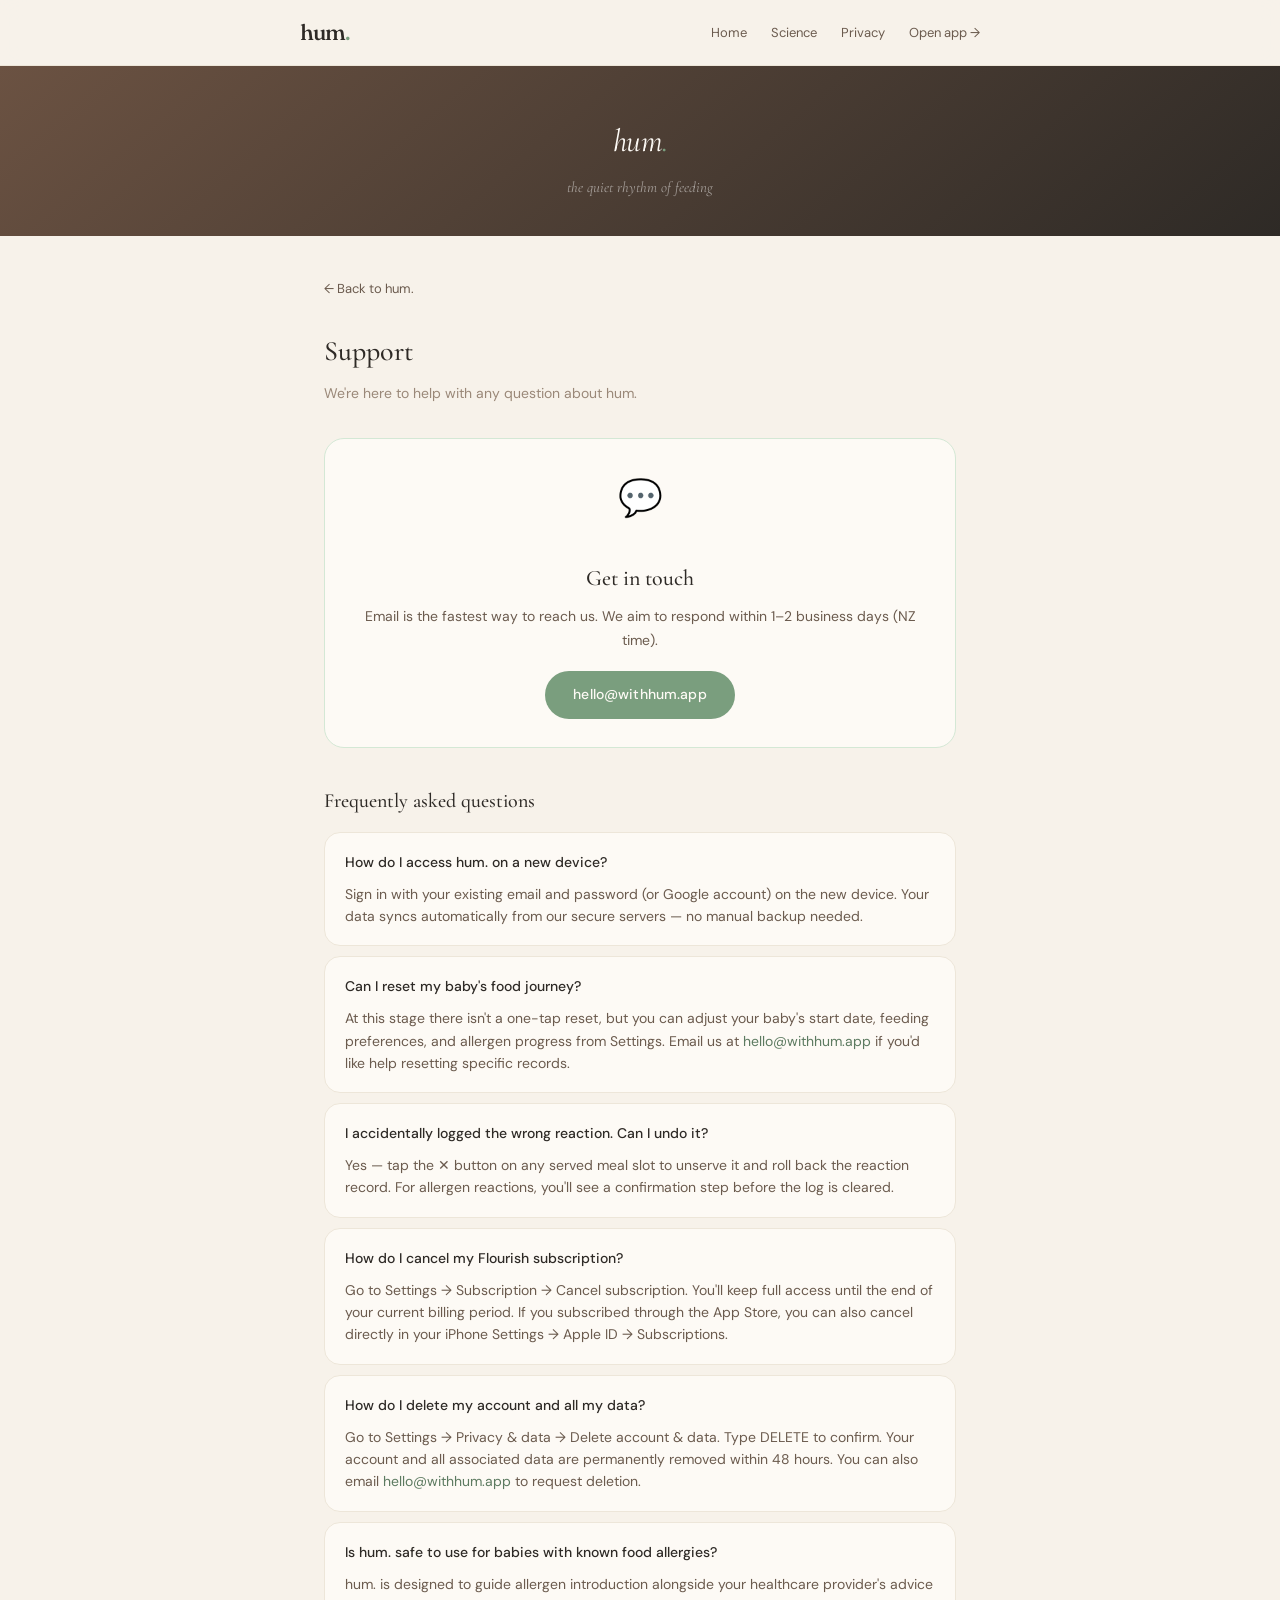
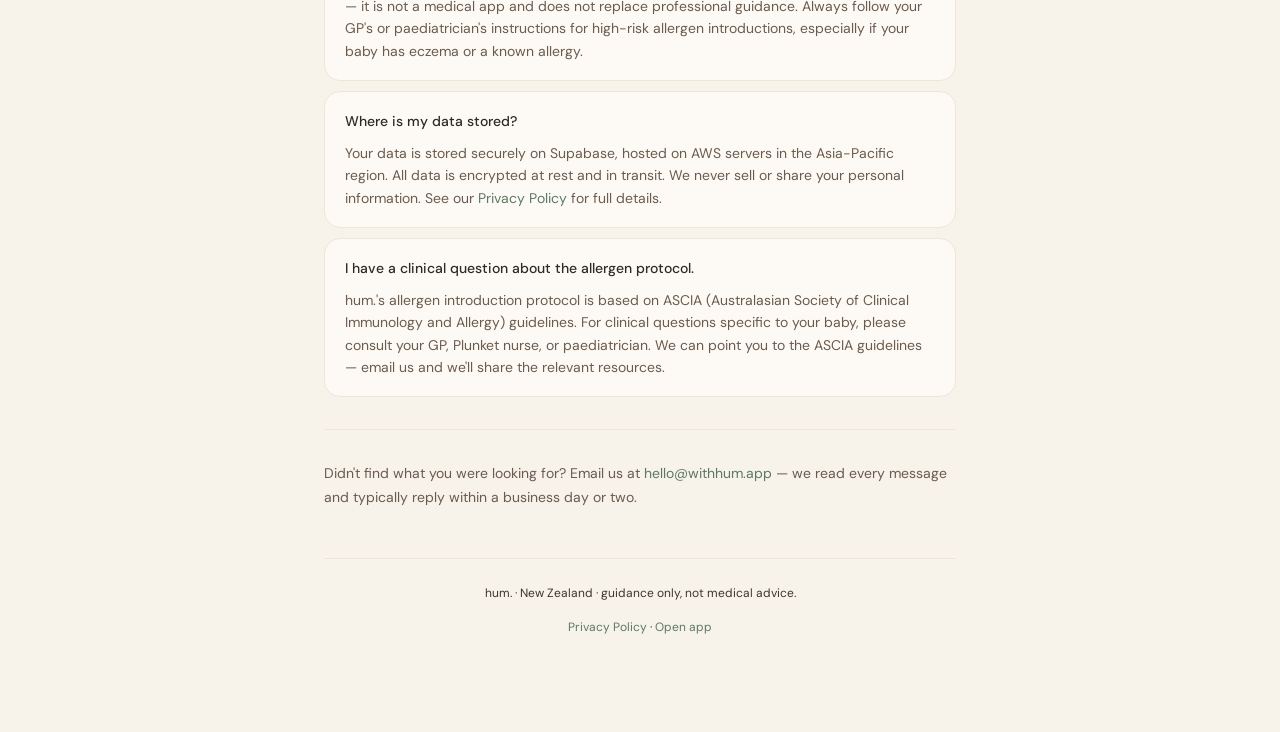
<file: support.html>
﻿<!DOCTYPE html>
<html lang="en">
<head>
  <meta charset="UTF-8" />
  <meta name="viewport" content="width=device-width, initial-scale=1.0" />
  <title>Support — hum.</title>
  <link rel="preconnect" href="https://fonts.googleapis.com" />
  <link rel="preconnect" href="https://fonts.gstatic.com" crossorigin />
  <link href="https://fonts.googleapis.com/css2?family=Cormorant+Garamond:ital,wght@0,400;0,500;1,400&family=DM+Sans:wght@400;500&family=Fraunces:ital,opsz,wght@0,9..144,500;1,9..144,500&display=swap" rel="stylesheet" />
  <style>
    .site-nav {
      position: sticky; top: 0; z-index: 50;
      background: rgba(247,242,234,0.9);
      backdrop-filter: blur(12px); -webkit-backdrop-filter: blur(12px);
      border-bottom: 1px solid #EDE6D9;
      padding: 0 24px;
    }
    .site-nav-row {
      max-width: 680px; margin: 0 auto;
      display: flex; align-items: center; justify-content: space-between;
      padding: 14px 0;
    }
    .site-nav-brand {
      font-family: 'Fraunces', Georgia, serif; font-weight: 500;
      font-size: 22px; letter-spacing: -0.04em; color: #2E2A26;
      text-decoration: none;
    }
    .site-nav-brand .dot { color: #7A9E7E; }
    .site-nav-links { display: flex; gap: 24px; align-items: center; }
    .site-nav-links a {
      font-size: 13px; color: #6B5B4E; text-decoration: none;
      font-family: 'DM Sans', sans-serif;
    }
    .site-nav-links a:hover { color: #2E2A26; }
  </style>
  <style>
    *, *::before, *::after { box-sizing: border-box; margin: 0; padding: 0; }
    body {
      font-family: 'DM Sans', sans-serif;
      background: #F7F2EA;
      color: #2E2A26;
      line-height: 1.7;
      font-size: 15px;
    }
    .header {
      background: linear-gradient(140deg, #6B5242 0%, #2E2A26 100%);
      padding: 48px 24px 36px;
      text-align: center;
    }
    .logo {
      font-family: 'Cormorant Garamond', serif;
      font-style: italic;
      font-size: 32px;
      color: #FDFAF5;
      margin-bottom: 6px;
      letter-spacing: -0.5px;
    }
    .logo span { color: #7A9E7E; }
    .tagline {
      font-family: 'Cormorant Garamond', serif;
      font-style: italic;
      font-size: 15px;
      color: rgba(255,255,255,0.5);
    }
    .container {
      max-width: 680px;
      margin: 0 auto;
      padding: 40px 24px 80px;
    }
    h1 {
      font-family: 'Cormorant Garamond', serif;
      font-size: 28px;
      font-weight: 500;
      color: #2E2A26;
      margin-bottom: 6px;
    }
    .subtitle {
      font-size: 14px;
      color: #9A8878;
      margin-bottom: 32px;
    }
    .contact-hero {
      background: #FDFAF5;
      border: 1px solid #D4E8D5;
      border-radius: 20px;
      padding: 28px 24px;
      margin-bottom: 36px;
      text-align: center;
    }
    .contact-hero .icon { font-size: 36px; margin-bottom: 12px; }
    .contact-hero h2 {
      font-family: 'Cormorant Garamond', serif;
      font-size: 22px;
      font-weight: 500;
      margin-bottom: 8px;
    }
    .contact-hero p { font-size: 14px; color: #6B5B4E; margin-bottom: 18px; }
    .email-btn {
      display: inline-block;
      background: #7A9E7E;
      color: #FDFAF5;
      font-family: 'DM Sans', sans-serif;
      font-size: 14px;
      font-weight: 500;
      padding: 12px 28px;
      border-radius: 50px;
      text-decoration: none;
      letter-spacing: 0.01em;
    }
    .email-btn:hover { background: #5C7A60; }
    h2 {
      font-family: 'Cormorant Garamond', serif;
      font-size: 20px;
      font-weight: 500;
      color: #2E2A26;
      margin: 32px 0 14px;
    }
    p { margin-bottom: 14px; color: #3D3530; }
    .faq-item {
      background: #FDFAF5;
      border: 1px solid #EDE6D9;
      border-radius: 16px;
      padding: 18px 20px;
      margin-bottom: 10px;
    }
    .faq-q {
      font-size: 14px;
      font-weight: 500;
      color: #2E2A26;
      margin-bottom: 8px;
    }
    .faq-a {
      font-size: 14px;
      color: #6B5B4E;
      line-height: 1.6;
      margin: 0;
    }
    a { color: #5C7A60; text-decoration: none; }
    a:hover { text-decoration: underline; }
    .section-divider {
      height: 1px;
      background: #EDE6D9;
      margin: 32px 0;
    }
    .back-link {
      display: inline-flex;
      align-items: center;
      gap: 6px;
      font-size: 13px;
      color: #6B5B4E;
      margin-bottom: 28px;
    }
    .footer {
      text-align: center;
      font-size: 12px;
      color: #9A8878;
      margin-top: 48px;
      padding-top: 24px;
      border-top: 1px solid #EDE6D9;
    }
  </style>
</head>
<body>

<nav class="site-nav">
  <div class="site-nav-row">
    <a href="/" class="site-nav-brand">hum<span class="dot">.</span></a>
    <div class="site-nav-links">
      <a href="/">Home</a>
      <a href="/science">Science</a>
      <a href="/privacy">Privacy</a>
      <a href="mailto:hello@withhum.app?subject=hum.%20beta%20access">Open app →</a>
    </div>
  </div>
</nav>

  <div class="header">
    <div class="logo">hum<span>.</span></div>
    <div class="tagline">the quiet rhythm of feeding</div>
  </div>

  <div class="container">
    <a class="back-link" href="/">← Back to hum.</a>

    <h1>Support</h1>
    <p class="subtitle">We're here to help with any question about hum.</p>

    <div class="contact-hero">
      <div class="icon">💬</div>
      <h2>Get in touch</h2>
      <p>
        Email is the fastest way to reach us. We aim to respond within 1–2 business days (NZ time).
      </p>
      <a class="email-btn" href="mailto:hello@withhum.app">hello@withhum.app</a>
    </div>

    <h2>Frequently asked questions</h2>

    <div class="faq-item">
      <p class="faq-q">How do I access hum. on a new device?</p>
      <p class="faq-a">Sign in with your existing email and password (or Google account) on the new device. Your data syncs automatically from our secure servers — no manual backup needed.</p>
    </div>

    <div class="faq-item">
      <p class="faq-q">Can I reset my baby's food journey?</p>
      <p class="faq-a">At this stage there isn't a one-tap reset, but you can adjust your baby's start date, feeding preferences, and allergen progress from Settings. Email us at <a href="mailto:hello@withhum.app">hello@withhum.app</a> if you'd like help resetting specific records.</p>
    </div>

    <div class="faq-item">
      <p class="faq-q">I accidentally logged the wrong reaction. Can I undo it?</p>
      <p class="faq-a">Yes — tap the ✕ button on any served meal slot to unserve it and roll back the reaction record. For allergen reactions, you'll see a confirmation step before the log is cleared.</p>
    </div>

    <div class="faq-item">
      <p class="faq-q">How do I cancel my Flourish subscription?</p>
      <p class="faq-a">Go to Settings → Subscription → Cancel subscription. You'll keep full access until the end of your current billing period. If you subscribed through the App Store, you can also cancel directly in your iPhone Settings → Apple ID → Subscriptions.</p>
    </div>

    <div class="faq-item">
      <p class="faq-q">How do I delete my account and all my data?</p>
      <p class="faq-a">Go to Settings → Privacy &amp; data → Delete account &amp; data. Type DELETE to confirm. Your account and all associated data are permanently removed within 48 hours. You can also email <a href="mailto:hello@withhum.app">hello@withhum.app</a> to request deletion.</p>
    </div>

    <div class="faq-item">
      <p class="faq-q">Is hum. safe to use for babies with known food allergies?</p>
      <p class="faq-a">hum. is designed to guide allergen introduction alongside your healthcare provider's advice — it is not a medical app and does not replace professional guidance. Always follow your GP's or paediatrician's instructions for high-risk allergen introductions, especially if your baby has eczema or a known allergy.</p>
    </div>

    <div class="faq-item">
      <p class="faq-q">Where is my data stored?</p>
      <p class="faq-a">Your data is stored securely on Supabase, hosted on AWS servers in the Asia-Pacific region. All data is encrypted at rest and in transit. We never sell or share your personal information. See our <a href="/privacy">Privacy Policy</a> for full details.</p>
    </div>

    <div class="faq-item">
      <p class="faq-q">I have a clinical question about the allergen protocol.</p>
      <p class="faq-a">hum.'s allergen introduction protocol is based on ASCIA (Australasian Society of Clinical Immunology and Allergy) guidelines. For clinical questions specific to your baby, please consult your GP, Plunket nurse, or paediatrician. We can point you to the ASCIA guidelines — email us and we'll share the relevant resources.</p>
    </div>

    <div class="section-divider"></div>

    <p style="font-size: 14px; color: #6B5B4E;">
      Didn't find what you were looking for? Email us at <a href="mailto:hello@withhum.app">hello@withhum.app</a> — we read every message and typically reply within a business day or two.
    </p>

    <div class="footer">
      <p>hum. · New Zealand · guidance only, not medical advice.</p>
      <p style="margin-top: 4px;"><a href="/privacy">Privacy Policy</a> · <a href="mailto:hello@withhum.app?subject=hum.%20beta%20access">Open app</a></p>
    </div>
  </div>

</body>
</html>
</file>
<file: brand.css>
/* ─── HUM DESIGN TOKENS ─────────────────────────────────────────────────────
   Evolution of Sprout — softer, more intimate, hummingbird/lullaby feel.
   "Hum" = the quiet sound of growth, the song of feeding, the comfort of being held.
   ────────────────────────────────────────────────────────────────────── */

@import url('https://fonts.googleapis.com/css2?family=Fraunces:ital,opsz,wght@0,9..144,400;0,9..144,500;0,9..144,600;1,9..144,400;1,9..144,500&family=Inter:wght@300;400;500;600&display=swap');

:root {
  /* ── Hum neutrals — slightly cooler, more paper-like ── */
  --milk:        #FAF6EF;   /* app bg, slightly cooler than Sprout cream */
  --paper:       #FFFDF8;   /* card fills */
  --linen:       #EFE8DA;   /* dividers */
  --linen-mid:   #DFD3BD;   /* borders */
  --linen-dark:  #B8A48A;   /* low emphasis */

  /* ── Hum primary — Moss (deeper, more grounded than Sage) ── */
  --moss:        #6B8E72;
  --moss-dark:   #4A6651;
  --moss-pale:   #E8EFE5;
  --moss-tint:   #F2F6EE;

  /* ── Hum accent — Honey (warmer, sweeter than Amber) ── */
  --honey:       #D4A55A;
  --honey-dark:  #B8862F;
  --honey-pale:  #FAEFD8;

  /* ── Caution — Clay (kept close to Terracotta but slightly redder) ── */
  --clay:        #BD6B4F;
  --clay-pale:   #F5E1D8;

  /* ── Soft cool accent — Sky (replaces Venice) ── */
  --sky:         #7B95B8;
  --sky-pale:    #E5ECF4;

  /* ── Text ── */
  --ink:         #2A2622;
  --ink-2:       #5C5043;
  --ink-3:       #B8A48A;

  /* ── Type stacks ── */
  --font-serif:  'Fraunces', Georgia, serif;     /* warmer, more contemporary than Cormorant */
  --font-sans:   'Inter', -apple-system, sans-serif;

  /* ── Radii ── */
  --r-sm: 10px; --r-md: 14px; --r-lg: 20px; --r-xl: 28px; --r-pill: 999px;

  /* ── Spacing ── */
  --s1: 4px; --s2: 8px; --s3: 12px; --s4: 16px; --s5: 20px; --s6: 24px; --s7: 32px;

  /* ── Shadows ── */
  --shadow-sm: 0 1px 2px rgba(42,38,34,0.04), 0 1px 3px rgba(42,38,34,0.05);
  --shadow-md: 0 2px 6px rgba(42,38,34,0.06), 0 8px 24px rgba(42,38,34,0.06);
  --shadow-lg: 0 4px 12px rgba(42,38,34,0.08), 0 16px 40px rgba(42,38,34,0.10);

  /* ── Hum gradients (calmer, less saturated than Sprout) ── */
  --grad-moss:   linear-gradient(155deg, #7BA083 0%, #5A7A61 100%);
  --grad-honey:  linear-gradient(155deg, #E2B97A 0%, #C18F3E 100%);
  --grad-clay:   linear-gradient(155deg, #D08266 0%, #A95940 100%);
  --grad-sky:    linear-gradient(155deg, #93AACB 0%, #6F88AE 100%);
  --grad-dawn:   linear-gradient(170deg, #FAF6EF 0%, #F2EDE2 60%, #E8EFE5 100%);
}

* { box-sizing: border-box; margin: 0; padding: 0; -webkit-tap-highlight-color: transparent; }
html, body {
  font-family: var(--font-sans);
  background: #1a1714;
  color: var(--ink);
  height: 100%;
  font-feature-settings: "ss01", "cv11";
}

/* Type scale */
.serif { font-family: var(--font-serif); font-feature-settings: "ss01"; }
.h-display { font-family: var(--font-serif); font-weight: 500; font-size: 44px; line-height: 1.05; letter-spacing: -0.02em; color: var(--ink); }
.h1 { font-family: var(--font-serif); font-weight: 500; font-size: 32px; line-height: 1.1; letter-spacing: -0.015em; color: var(--ink); }
.h2 { font-family: var(--font-serif); font-weight: 500; font-size: 24px; line-height: 1.2; letter-spacing: -0.01em; color: var(--ink); }
.h3 { font-family: var(--font-serif); font-weight: 500; font-size: 20px; line-height: 1.25; color: var(--ink); }
.h4 { font-family: var(--font-sans); font-weight: 600; font-size: 15px; line-height: 1.4; color: var(--ink); letter-spacing: -0.005em; }
.body-lg { font-size: 15px; font-weight: 400; line-height: 1.6; color: var(--ink-2); }
.body { font-size: 14px; line-height: 1.5; color: var(--ink); }
.body-sm { font-size: 13px; line-height: 1.55; color: var(--ink-2); }
.caption { font-size: 12px; line-height: 1.45; color: var(--ink-2); }
.label { font-size: 10.5px; font-weight: 600; text-transform: uppercase; letter-spacing: 0.12em; color: var(--ink-2); }

/* Animations */
@keyframes fadeUp { from { opacity:0; transform: translateY(12px); } to { opacity:1; transform: translateY(0); } }
@keyframes fadeIn { from { opacity:0; } to { opacity:1; } }
@keyframes scaleIn { from { opacity:0; transform: scale(0.96); } to { opacity:1; transform: scale(1); } }
@keyframes float { 0%,100% { transform: translateY(0); } 50% { transform: translateY(-6px); } }
@keyframes hum-pulse { 0%,100% { transform: scale(1); opacity: 0.7; } 50% { transform: scale(1.15); opacity: 1; } }
.fu { animation: fadeUp 0.4s ease both; }
.fi { animation: fadeIn 0.3s ease both; }

/* Components */
.card { background: var(--paper); border-radius: var(--r-lg); border: 1px solid var(--linen); }
.btn { font-family: var(--font-sans); font-weight: 500; cursor: pointer; border: none; transition: all .18s; border-radius: var(--r-pill); font-size: 14px; }
.btn:active { transform: scale(0.97); }
.btn-primary { background: var(--ink); color: var(--paper); padding: 14px 24px; }
.btn-moss { background: var(--moss); color: white; padding: 14px 24px; }
.btn-ghost { background: transparent; color: var(--ink-2); border: 1.5px solid var(--linen-mid); padding: 12px 22px; }

.scroll { overflow-y: auto; -webkit-overflow-scrolling: touch; }
.scroll::-webkit-scrollbar { display: none; }
.scroll { scrollbar-width: none; }
.hscroll { overflow-x: auto; -webkit-overflow-scrolling: touch; scrollbar-width: none; }
.hscroll::-webkit-scrollbar { display: none; }

/* Hum logo wordmark using the fraunces serif */
.hum-wordmark { font-family: var(--font-serif); font-weight: 500; letter-spacing: -0.04em; }

@media (prefers-reduced-motion: reduce) {
  *, *::before, *::after { animation-duration: 0.01ms !important; animation-iteration-count: 1 !important; transition-duration: 0.01ms !important; }
}
</file>
